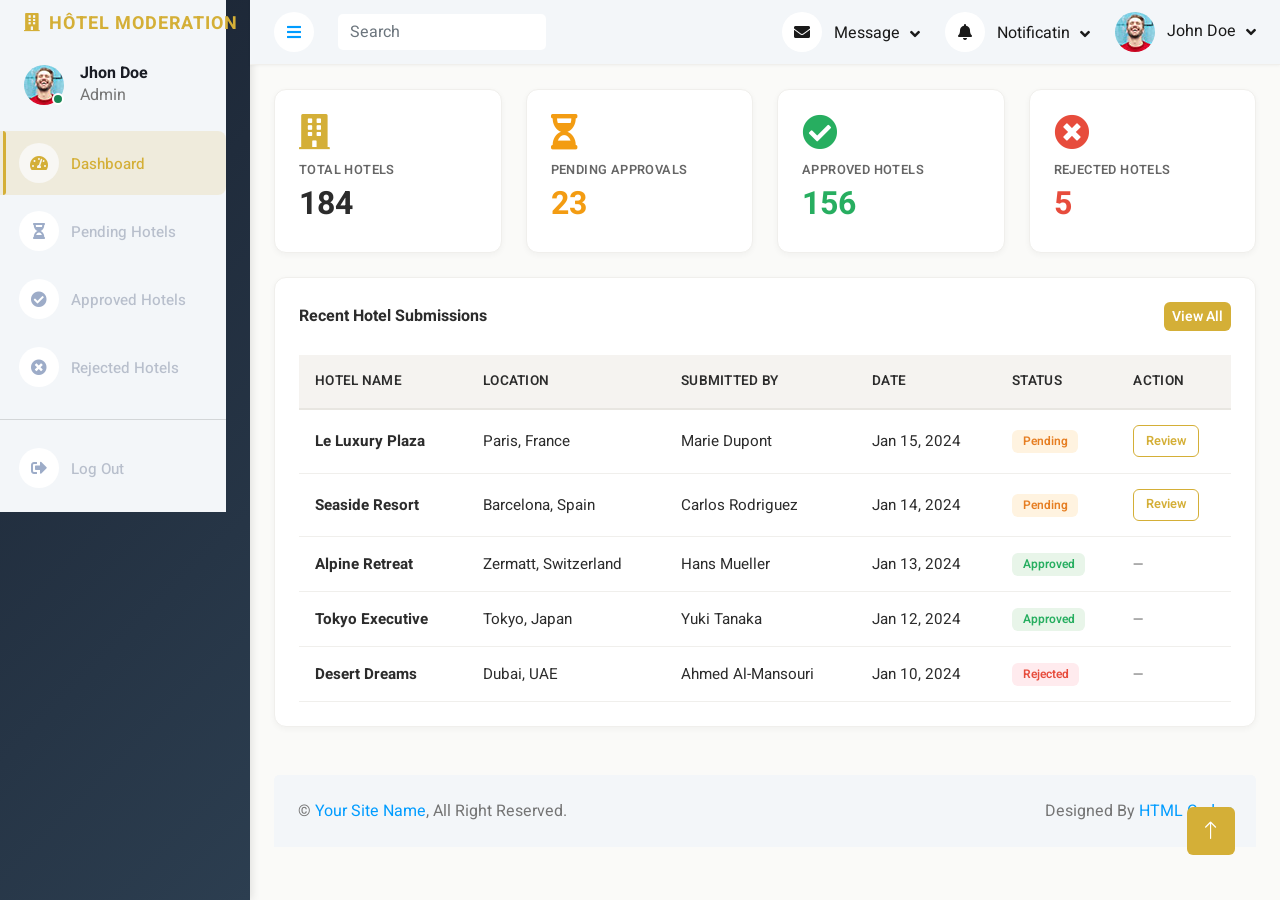
<file: bootstrap-admin-template-free/index.html>
<!DOCTYPE html>
<html lang="en">

<head>
    <meta charset="utf-8">
    <title>Hotel Moderation Panel</title>
    <meta content="width=device-width, initial-scale=1.0" name="viewport">
    <meta content="" name="keywords">
    <meta content="" name="description">

    <!-- Favicon -->
    <link href="img/favicon.ico" rel="icon">

    <!-- Google Web Fonts -->
    <link rel="preconnect" href="https://fonts.googleapis.com">
    <link rel="preconnect" href="https://fonts.gstatic.com" crossorigin>
    <link href="https://fonts.googleapis.com/css2?family=Heebo:wght@400;500;600;700&display=swap" rel="stylesheet">
    
    <!-- Icon Font Stylesheet -->
    <link href="https://cdnjs.cloudflare.com/ajax/libs/font-awesome/5.10.0/css/all.min.css" rel="stylesheet">
    <link href="https://cdn.jsdelivr.net/npm/bootstrap-icons@1.4.1/font/bootstrap-icons.css" rel="stylesheet">

    <!-- Libraries Stylesheet -->
    <link href="lib/owlcarousel/assets/owl.carousel.min.css" rel="stylesheet">
    <link href="lib/tempusdominus/css/tempusdominus-bootstrap-4.min.css" rel="stylesheet" />

    <!-- Customized Bootstrap Stylesheet -->
    <link href="css/bootstrap.min.css" rel="stylesheet">

    <!-- Template Stylesheet -->
    <link href="css/style.css" rel="stylesheet">
</head>

<body>
    <div class="container-fluid position-relative bg-white d-flex p-0">
        <!-- Spinner Start -->
        <div id="spinner" class="show bg-white position-fixed translate-middle w-100 vh-100 top-50 start-50 d-flex align-items-center justify-content-center">
            <div class="spinner-border text-primary" style="width: 3rem; height: 3rem;" role="status">
                <span class="sr-only">Loading...</span>
            </div>
        </div>
        <!-- Spinner End -->


        <!-- Sidebar Start -->
        <div class="sidebar pe-4 pb-3">
            <nav class="navbar bg-light navbar-light">
                <a href="index.html" class="navbar-brand mx-4 mb-3">
                    <h3 class="text-primary"><i class="fa fa-building me-2"></i>HÔTEL MODERATION</h3>
                </a>
                <div class="d-flex align-items-center ms-4 mb-4">
                    <div class="position-relative">
                        <img class="rounded-circle" src="img/user.jpg" alt="" style="width: 40px; height: 40px;">
                        <div class="bg-success rounded-circle border border-2 border-white position-absolute end-0 bottom-0 p-1"></div>
                    </div>
                    <div class="ms-3">
                        <h6 class="mb-0">Jhon Doe</h6>
                        <span>Admin</span>
                    </div>
                </div>
                <div class="navbar-nav w-100">
                    <a href="index.html" class="nav-item nav-link active"><i class="fa fa-tachometer-alt me-2"></i>Dashboard</a>
                    <a href="approvals.html" class="nav-item nav-link"><i class="fa fa-hourglass-half me-2"></i>Pending Hotels</a>
                    <a href="approved.html" class="nav-item nav-link"><i class="fa fa-check-circle me-2"></i>Approved Hotels</a>
                    <a href="rejected.html" class="nav-item nav-link"><i class="fa fa-times-circle me-2"></i>Rejected Hotels</a>
                    <hr class="my-3" style="border-color: rgba(255,255,255,0.1);">
                    <a href="signin.html" class="nav-item nav-link"><i class="fa fa-sign-out-alt me-2"></i>Log Out</a>
                </div>
            </nav>
        </div>
        <!-- Sidebar End -->


        <!-- Content Start -->
        <div class="content">
            <!-- Navbar Start -->
            <nav class="navbar navbar-expand bg-light navbar-light sticky-top px-4 py-0">
                <a href="index.html" class="navbar-brand d-flex d-lg-none me-4">
                    <h2 class="text-primary mb-0"><i class="fa fa-hashtag"></i></h2>
                </a>
                <a href="#" class="sidebar-toggler flex-shrink-0">
                    <i class="fa fa-bars"></i>
                </a>
                <form class="d-none d-md-flex ms-4">
                    <input class="form-control border-0" type="search" placeholder="Search">
                </form>
                <div class="navbar-nav align-items-center ms-auto">
                    <div class="nav-item dropdown">
                        <a href="#" class="nav-link dropdown-toggle" data-bs-toggle="dropdown">
                            <i class="fa fa-envelope me-lg-2"></i>
                            <span class="d-none d-lg-inline-flex">Message</span>
                        </a>
                        <div class="dropdown-menu dropdown-menu-end bg-light border-0 rounded-0 rounded-bottom m-0">
                            <a href="#" class="dropdown-item">
                                <div class="d-flex align-items-center">
                                    <img class="rounded-circle" src="img/user.jpg" alt="" style="width: 40px; height: 40px;">
                                    <div class="ms-2">
                                        <h6 class="fw-normal mb-0">Jhon send you a message</h6>
                                        <small>15 minutes ago</small>
                                    </div>
                                </div>
                            </a>
                            <hr class="dropdown-divider">
                            <a href="#" class="dropdown-item">
                                <div class="d-flex align-items-center">
                                    <img class="rounded-circle" src="img/user.jpg" alt="" style="width: 40px; height: 40px;">
                                    <div class="ms-2">
                                        <h6 class="fw-normal mb-0">Jhon send you a message</h6>
                                        <small>15 minutes ago</small>
                                    </div>
                                </div>
                            </a>
                            <hr class="dropdown-divider">
                            <a href="#" class="dropdown-item">
                                <div class="d-flex align-items-center">
                                    <img class="rounded-circle" src="img/user.jpg" alt="" style="width: 40px; height: 40px;">
                                    <div class="ms-2">
                                        <h6 class="fw-normal mb-0">Jhon send you a message</h6>
                                        <small>15 minutes ago</small>
                                    </div>
                                </div>
                            </a>
                            <hr class="dropdown-divider">
                            <a href="#" class="dropdown-item text-center">See all message</a>
                        </div>
                    </div>
                    <div class="nav-item dropdown">
                        <a href="#" class="nav-link dropdown-toggle" data-bs-toggle="dropdown">
                            <i class="fa fa-bell me-lg-2"></i>
                            <span class="d-none d-lg-inline-flex">Notificatin</span>
                        </a>
                        <div class="dropdown-menu dropdown-menu-end bg-light border-0 rounded-0 rounded-bottom m-0">
                            <a href="#" class="dropdown-item">
                                <h6 class="fw-normal mb-0">Profile updated</h6>
                                <small>15 minutes ago</small>
                            </a>
                            <hr class="dropdown-divider">
                            <a href="#" class="dropdown-item">
                                <h6 class="fw-normal mb-0">New user added</h6>
                                <small>15 minutes ago</small>
                            </a>
                            <hr class="dropdown-divider">
                            <a href="#" class="dropdown-item">
                                <h6 class="fw-normal mb-0">Password changed</h6>
                                <small>15 minutes ago</small>
                            </a>
                            <hr class="dropdown-divider">
                            <a href="#" class="dropdown-item text-center">See all notifications</a>
                        </div>
                    </div>
                    <div class="nav-item dropdown">
                        <a href="#" class="nav-link dropdown-toggle" data-bs-toggle="dropdown">
                            <img class="rounded-circle me-lg-2" src="img/user.jpg" alt="" style="width: 40px; height: 40px;">
                            <span class="d-none d-lg-inline-flex">John Doe</span>
                        </a>
                        <div class="dropdown-menu dropdown-menu-end bg-light border-0 rounded-0 rounded-bottom m-0">
                            <a href="#" class="dropdown-item">My Profile</a>
                            <a href="#" class="dropdown-item">Settings</a>
                            <a href="#" class="dropdown-item">Log Out</a>
                        </div>
                    </div>
                </div>
            </nav>
            <!-- Navbar End -->


            <!-- Hotel Stats Start -->
            <div class="container-fluid pt-4 px-4">
                <div class="row g-4">
                    <div class="col-sm-6 col-xl-3">
                        <div class="kpi-card">
                            <div class="p-4">
                                <i class="fa fa-building fa-3x kpi-icon primary-gold"></i>
                                <p class="kpi-label">Total Hotels</p>
                                <h6 class="kpi-value">184</h6>
                            </div>
                        </div>
                    </div>
                    <div class="col-sm-6 col-xl-3">
                        <div class="kpi-card">
                            <div class="p-4">
                                <i class="fa fa-hourglass-half fa-3x kpi-icon warning-gold"></i>
                                <p class="kpi-label">Pending Approvals</p>
                                <h6 class="kpi-value" style="color: var(--warning);">23</h6>
                            </div>
                        </div>
                    </div>
                    <div class="col-sm-6 col-xl-3">
                        <div class="kpi-card">
                            <div class="p-4">
                                <i class="fa fa-check-circle fa-3x kpi-icon success-green"></i>
                                <p class="kpi-label">Approved Hotels</p>
                                <h6 class="kpi-value" style="color: var(--success);">156</h6>
                            </div>
                        </div>
                    </div>
                    <div class="col-sm-6 col-xl-3">
                        <div class="kpi-card">
                            <div class="p-4">
                                <i class="fa fa-times-circle fa-3x kpi-icon danger-red"></i>
                                <p class="kpi-label">Rejected Hotels</p>
                                <h6 class="kpi-value" style="color: var(--danger);">5</h6>
                            </div>
                        </div>
                    </div>
                </div>
            </div>
            <!-- Hotel Stats End -->


            <!-- Recent Submissions Start -->
            <div class="container-fluid pt-4 px-4 mb-4">
                <div class="row g-4">
                    <div class="col-12">
                        <div class="table-container">
                            <div style="padding: 1.5rem;">
                                <div class="d-flex align-items-center justify-content-between mb-4">
                                    <h6 class="mb-0">Recent Hotel Submissions</h6>
                                    <a href="approvals.html" class="btn btn-primary btn-sm">View All</a>
                                </div>
                                <div class="table-responsive">
                                    <table class="table table-hover mb-0">
                                        <thead>
                                            <tr>
                                                <th scope="col">Hotel Name</th>
                                                <th scope="col">Location</th>
                                                <th scope="col">Submitted By</th>
                                                <th scope="col">Date</th>
                                                <th scope="col">Status</th>
                                                <th scope="col">Action</th>
                                            </tr>
                                        </thead>
                                        <tbody>
                                            <tr>
                                                <td><strong>Le Luxury Plaza</strong></td>
                                                <td>Paris, France</td>
                                                <td>Marie Dupont</td>
                                                <td>Jan 15, 2024</td>
                                                <td><span class="badge badge-pending">Pending</span></td>
                                                <td><a href="hotel-detail.html" class="btn btn-sm btn-review">Review</a></td>
                                            </tr>
                                            <tr>
                                                <td><strong>Seaside Resort</strong></td>
                                                <td>Barcelona, Spain</td>
                                                <td>Carlos Rodriguez</td>
                                                <td>Jan 14, 2024</td>
                                                <td><span class="badge badge-pending">Pending</span></td>
                                                <td><a href="hotel-detail.html" class="btn btn-sm btn-review">Review</a></td>
                                            </tr>
                                            <tr>
                                                <td><strong>Alpine Retreat</strong></td>
                                                <td>Zermatt, Switzerland</td>
                                                <td>Hans Mueller</td>
                                                <td>Jan 13, 2024</td>
                                                <td><span class="badge badge-approved">Approved</span></td>
                                                <td><span style="color: var(--text-secondary); font-size: 0.875rem;">—</span></td>
                                            </tr>
                                            <tr>
                                                <td><strong>Tokyo Executive</strong></td>
                                                <td>Tokyo, Japan</td>
                                                <td>Yuki Tanaka</td>
                                                <td>Jan 12, 2024</td>
                                                <td><span class="badge badge-approved">Approved</span></td>
                                                <td><span style="color: var(--text-secondary); font-size: 0.875rem;">—</span></td>
                                            </tr>
                                            <tr>
                                                <td><strong>Desert Dreams</strong></td>
                                                <td>Dubai, UAE</td>
                                                <td>Ahmed Al-Mansouri</td>
                                                <td>Jan 10, 2024</td>
                                                <td><span class="badge badge-rejected">Rejected</span></td>
                                                <td><span style="color: var(--text-secondary); font-size: 0.875rem;">—</span></td>
                                            </tr>
                                        </tbody>
                                    </table>
                                </div>
                            </div>
                        </div>
                    </div>
                </div>
            </div>
            <!-- Recent Submissions End -->



            <!-- Footer Start -->
            <div class="container-fluid pt-4 px-4">
                <div class="bg-light rounded-top p-4">
                    <div class="row">
                        <div class="col-12 col-sm-6 text-center text-sm-start">
                            &copy; <a href="#">Your Site Name</a>, All Right Reserved. 
                        </div>
                        <div class="col-12 col-sm-6 text-center text-sm-end">
                            <!--/*** This template is free as long as you keep the footer author’s credit link/attribution link/backlink. If you'd like to use the template without the footer author’s credit link/attribution link/backlink, you can purchase the Credit Removal License from "https://htmlcodex.com/credit-removal". Thank you for your support. ***/-->
                            Designed By <a href="https://htmlcodex.com">HTML Codex</a>
                        </div>
                    </div>
                </div>
            </div>
            <!-- Footer End -->
        </div>
        <!-- Content End -->


        <!-- Back to Top -->
        <a href="#" class="btn btn-lg btn-primary btn-lg-square back-to-top"><i class="bi bi-arrow-up"></i></a>
    </div>

    <!-- JavaScript Libraries -->
    <script src="https://code.jquery.com/jquery-3.4.1.min.js"></script>
    <script src="https://cdn.jsdelivr.net/npm/bootstrap@5.0.0/dist/js/bootstrap.bundle.min.js"></script>
    <script src="lib/chart/chart.min.js"></script>
    <script src="lib/easing/easing.min.js"></script>
    <script src="lib/waypoints/waypoints.min.js"></script>
    <script src="lib/owlcarousel/owl.carousel.min.js"></script>
    <script src="lib/tempusdominus/js/moment.min.js"></script>
    <script src="lib/tempusdominus/js/moment-timezone.min.js"></script>
    <script src="lib/tempusdominus/js/tempusdominus-bootstrap-4.min.js"></script>

    <!-- Template Javascript -->
    <script src="js/main.js"></script>
</body>

</html>
</file>
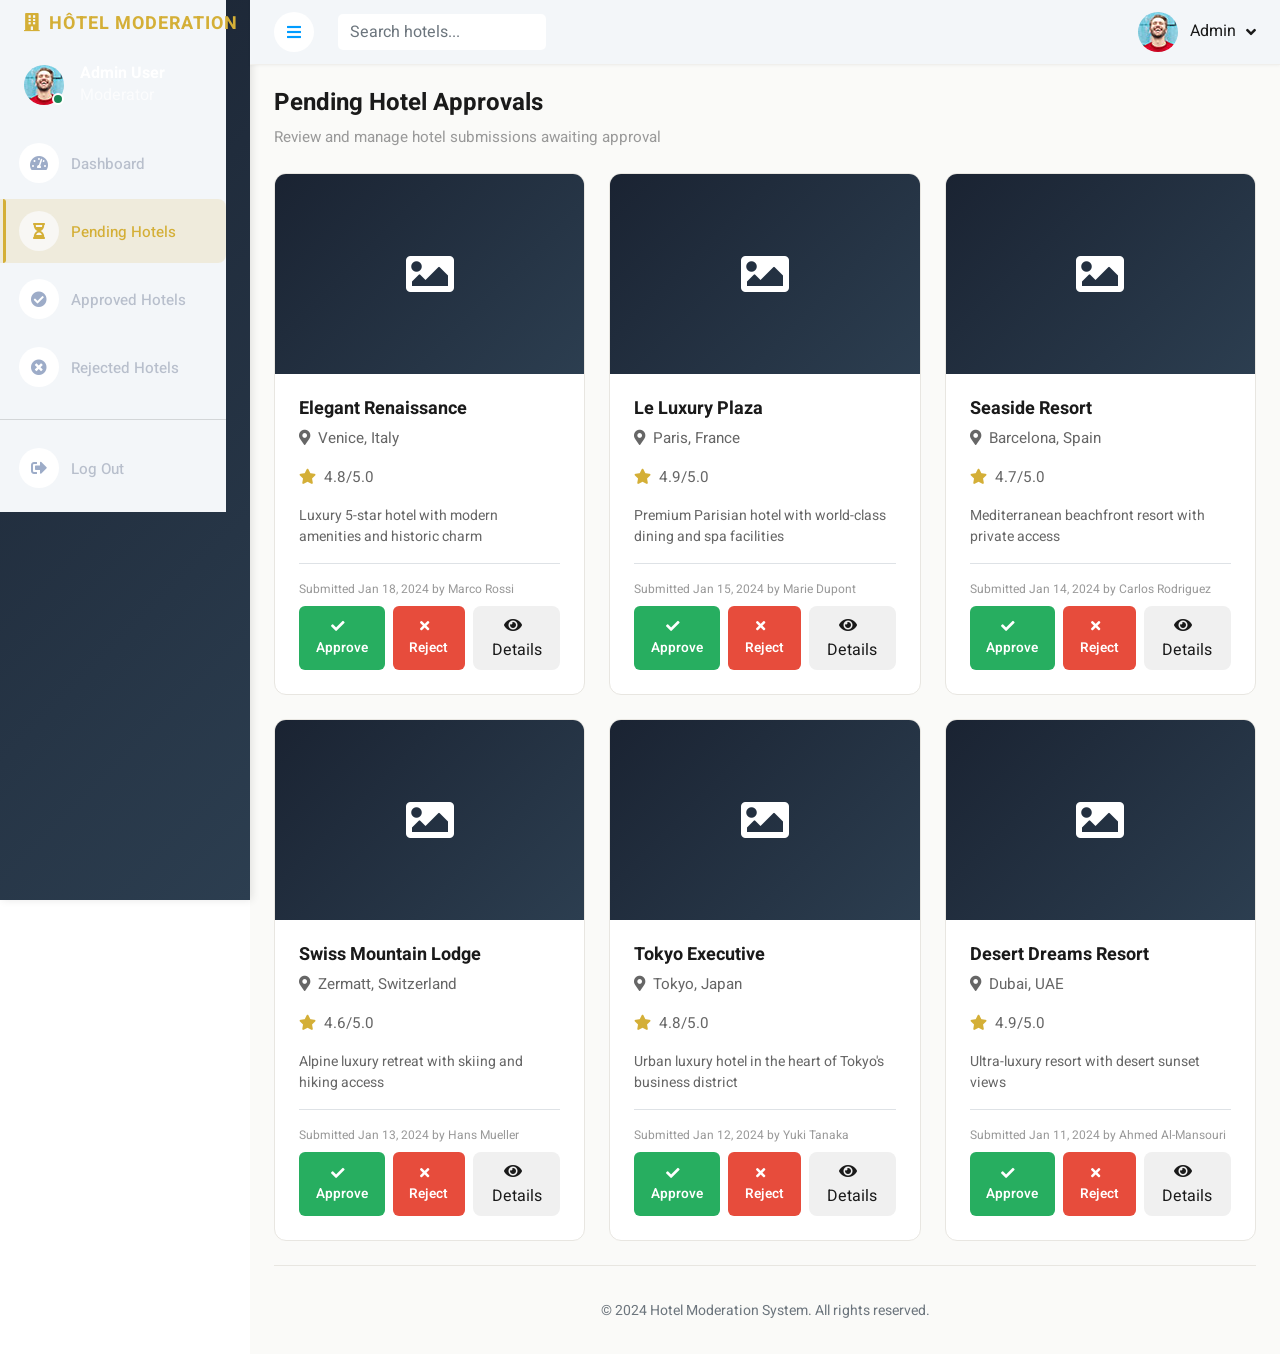
<file: bootstrap-admin-template-free/approvals.html>
<!DOCTYPE html>
<html lang="en">

<head>
    <meta charset="utf-8">
    <title>Pending Hotels - Hotel Moderation</title>
    <meta content="width=device-width, initial-scale=1.0" name="viewport">
    <meta content="" name="keywords">
    <meta content="" name="description">

    <!-- Favicon -->
    <link href="img/favicon.ico" rel="icon">

    <!-- Google Web Fonts -->
    <link rel="preconnect" href="https://fonts.googleapis.com">
    <link rel="preconnect" href="https://fonts.gstatic.com" crossorigin>
    <link href="https://fonts.googleapis.com/css2?family=Heebo:wght@400;500;600;700&display=swap" rel="stylesheet">
    
    <!-- Icon Font Stylesheet -->
    <link href="https://cdnjs.cloudflare.com/ajax/libs/font-awesome/5.10.0/css/all.min.css" rel="stylesheet">
    <link href="https://cdn.jsdelivr.net/npm/bootstrap-icons@1.4.1/font/bootstrap-icons.css" rel="stylesheet">

    <!-- Libraries Stylesheet -->
    <link href="lib/owlcarousel/assets/owl.carousel.min.css" rel="stylesheet">
    <link href="lib/tempusdominus/css/tempusdominus-bootstrap-4.min.css" rel="stylesheet" />

    <!-- Customized Bootstrap Stylesheet -->
    <link href="css/bootstrap.min.css" rel="stylesheet">

    <!-- Template Stylesheet -->
    <link href="css/style.css" rel="stylesheet">
</head>

<body>
    <div class="container-fluid position-relative bg-white d-flex p-0">
        <!-- Spinner Start -->
        <div id="spinner" class="show bg-white position-fixed translate-middle w-100 vh-100 top-50 start-50 d-flex align-items-center justify-content-center">
            <div class="spinner-border text-primary" style="width: 3rem; height: 3rem;" role="status">
                <span class="sr-only">Loading...</span>
            </div>
        </div>
        <!-- Spinner End -->


        <!-- Sidebar Start -->
        <div class="sidebar pe-4 pb-3">
            <nav class="navbar bg-light navbar-light">
                <a href="index.html" class="navbar-brand mx-4 mb-3">
                    <h3 class="text-primary"><i class="fa fa-building me-2"></i>HÔTEL MODERATION</h3>
                </a>
                <div class="d-flex align-items-center ms-4 mb-4">
                    <div class="position-relative">
                        <img class="rounded-circle" src="img/user.jpg" alt="" style="width: 40px; height: 40px;">
                        <div class="bg-success rounded-circle border border-2 border-white position-absolute end-0 bottom-0 p-1"></div>
                    </div>
                    <div class="ms-3">
                        <h6 class="mb-0" style="color: white;">Admin User</h6>
                        <span style="color: rgba(255,255,255,0.7);">Moderator</span>
                    </div>
                </div>
                <div class="navbar-nav w-100">
                    <a href="index.html" class="nav-item nav-link"><i class="fa fa-tachometer-alt me-2"></i>Dashboard</a>
                    <a href="approvals.html" class="nav-item nav-link active"><i class="fa fa-hourglass-half me-2"></i>Pending Hotels</a>
                    <a href="approved.html" class="nav-item nav-link"><i class="fa fa-check-circle me-2"></i>Approved Hotels</a>
                    <a href="rejected.html" class="nav-item nav-link"><i class="fa fa-times-circle me-2"></i>Rejected Hotels</a>
                    <hr class="my-3" style="border-color: rgba(255,255,255,0.1);">
                    <a href="signin.html" class="nav-item nav-link"><i class="fa fa-sign-out-alt me-2"></i>Log Out</a>
                </div>
            </nav>
        </div>
        <!-- Sidebar End -->


        <!-- Content Start -->
        <div class="content">
            <!-- Navbar Start -->
            <nav class="navbar navbar-expand bg-light navbar-light sticky-top px-4 py-0">
                <a href="index.html" class="navbar-brand d-flex d-lg-none me-4">
                    <h2 class="text-primary mb-0"><i class="fa fa-building"></i></h2>
                </a>
                <a href="#" class="sidebar-toggler flex-shrink-0">
                    <i class="fa fa-bars"></i>
                </a>
                <form class="d-none d-md-flex ms-4">
                    <input class="form-control border-0" type="search" placeholder="Search hotels...">
                </form>
                <div class="navbar-nav align-items-center ms-auto">
                    <div class="nav-item dropdown">
                        <a href="#" class="nav-link dropdown-toggle" data-bs-toggle="dropdown">
                            <img class="rounded-circle me-lg-2" src="img/user.jpg" alt="" style="width: 40px; height: 40px;">
                            <span class="d-none d-lg-inline-flex">Admin</span>
                        </a>
                        <div class="dropdown-menu dropdown-menu-end bg-light border-0 rounded-0 rounded-bottom m-0">
                            <a href="#" class="dropdown-item">My Profile</a>
                            <a href="#" class="dropdown-item">Settings</a>
                            <a href="signin.html" class="dropdown-item">Log Out</a>
                        </div>
                    </div>
                </div>
            </nav>
            <!-- Navbar End -->

            <!-- Pending Hotels Section -->
            <div class="container-fluid pt-4 px-4">
                <div class="row mb-4">
                    <div class="col-12">
                        <h4 style="color: var(--dark); font-weight: 700;">Pending Hotel Approvals</h4>
                        <p style="color: #999; margin-bottom: 0;">Review and manage hotel submissions awaiting approval</p>
                    </div>
                </div>

                <div class="row g-4">
                    <!-- Hotel Card 1 -->
                    <div class="col-sm-12 col-lg-6 col-xl-4">
                        <div class="hotel-card">
                            <div class="hotel-card-image">
                                <div style="width: 100%; height: 100%; display: flex; align-items: center; justify-content: center; background: linear-gradient(135deg, #1a2332, #2c3e50); color: white; font-size: 3rem;">
                                    <i class="fa fa-image"></i>
                                </div>
                            </div>
                            <div class="hotel-card-body">
                                <h5 class="hotel-name">Elegant Renaissance</h5>
                                <p class="hotel-location"><i class="fa fa-map-marker-alt me-2"></i>Venice, Italy</p>
                                <p class="hotel-rating"><i class="fa fa-star me-2" style="color: var(--primary);"></i>4.8/5.0</p>
                                <p style="color: #666; font-size: 0.875rem;">Luxury 5-star hotel with modern amenities and historic charm</p>
                                <div class="mt-3 pt-3 border-top" style="border-color: var(--border);">
                                    <p style="font-size: 0.75rem; color: #999; margin-bottom: 0.5rem;">Submitted Jan 18, 2024 by Marco Rossi</p>
                                    <div class="d-flex gap-2">
                                        <button class="btn btn-approve flex-grow-1"><i class="fa fa-check me-2"></i>Approve</button>
                                        <button class="btn btn-reject flex-grow-1"><i class="fa fa-times me-2"></i>Reject</button>
                                        <a href="hotel-detail.html" class="btn" style="background: #f0f0f0; color: var(--dark); border: none; border-radius: 8px; padding: 0.5rem 1rem; flex-grow: 1;"><i class="fa fa-eye me-2"></i>Details</a>
                                    </div>
                                </div>
                            </div>
                        </div>
                    </div>

                    <!-- Hotel Card 2 -->
                    <div class="col-sm-12 col-lg-6 col-xl-4">
                        <div class="hotel-card">
                            <div class="hotel-card-image">
                                <div style="width: 100%; height: 100%; display: flex; align-items: center; justify-content: center; background: linear-gradient(135deg, #1a2332, #2c3e50); color: white; font-size: 3rem;">
                                    <i class="fa fa-image"></i>
                                </div>
                            </div>
                            <div class="hotel-card-body">
                                <h5 class="hotel-name">Le Luxury Plaza</h5>
                                <p class="hotel-location"><i class="fa fa-map-marker-alt me-2"></i>Paris, France</p>
                                <p class="hotel-rating"><i class="fa fa-star me-2" style="color: var(--primary);"></i>4.9/5.0</p>
                                <p style="color: #666; font-size: 0.875rem;">Premium Parisian hotel with world-class dining and spa facilities</p>
                                <div class="mt-3 pt-3 border-top" style="border-color: var(--border);">
                                    <p style="font-size: 0.75rem; color: #999; margin-bottom: 0.5rem;">Submitted Jan 15, 2024 by Marie Dupont</p>
                                    <div class="d-flex gap-2">
                                        <button class="btn btn-approve flex-grow-1"><i class="fa fa-check me-2"></i>Approve</button>
                                        <button class="btn btn-reject flex-grow-1"><i class="fa fa-times me-2"></i>Reject</button>
                                        <a href="hotel-detail.html" class="btn" style="background: #f0f0f0; color: var(--dark); border: none; border-radius: 8px; padding: 0.5rem 1rem; flex-grow: 1;"><i class="fa fa-eye me-2"></i>Details</a>
                                    </div>
                                </div>
                            </div>
                        </div>
                    </div>

                    <!-- Hotel Card 3 -->
                    <div class="col-sm-12 col-lg-6 col-xl-4">
                        <div class="hotel-card">
                            <div class="hotel-card-image">
                                <div style="width: 100%; height: 100%; display: flex; align-items: center; justify-content: center; background: linear-gradient(135deg, #1a2332, #2c3e50); color: white; font-size: 3rem;">
                                    <i class="fa fa-image"></i>
                                </div>
                            </div>
                            <div class="hotel-card-body">
                                <h5 class="hotel-name">Seaside Resort</h5>
                                <p class="hotel-location"><i class="fa fa-map-marker-alt me-2"></i>Barcelona, Spain</p>
                                <p class="hotel-rating"><i class="fa fa-star me-2" style="color: var(--primary);"></i>4.7/5.0</p>
                                <p style="color: #666; font-size: 0.875rem;">Mediterranean beachfront resort with private access</p>
                                <div class="mt-3 pt-3 border-top" style="border-color: var(--border);">
                                    <p style="font-size: 0.75rem; color: #999; margin-bottom: 0.5rem;">Submitted Jan 14, 2024 by Carlos Rodriguez</p>
                                    <div class="d-flex gap-2">
                                        <button class="btn btn-approve flex-grow-1"><i class="fa fa-check me-2"></i>Approve</button>
                                        <button class="btn btn-reject flex-grow-1"><i class="fa fa-times me-2"></i>Reject</button>
                                        <a href="hotel-detail.html" class="btn" style="background: #f0f0f0; color: var(--dark); border: none; border-radius: 8px; padding: 0.5rem 1rem; flex-grow: 1;"><i class="fa fa-eye me-2"></i>Details</a>
                                    </div>
                                </div>
                            </div>
                        </div>
                    </div>

                    <!-- Hotel Card 4 -->
                    <div class="col-sm-12 col-lg-6 col-xl-4">
                        <div class="hotel-card">
                            <div class="hotel-card-image">
                                <div style="width: 100%; height: 100%; display: flex; align-items: center; justify-content: center; background: linear-gradient(135deg, #1a2332, #2c3e50); color: white; font-size: 3rem;">
                                    <i class="fa fa-image"></i>
                                </div>
                            </div>
                            <div class="hotel-card-body">
                                <h5 class="hotel-name">Swiss Mountain Lodge</h5>
                                <p class="hotel-location"><i class="fa fa-map-marker-alt me-2"></i>Zermatt, Switzerland</p>
                                <p class="hotel-rating"><i class="fa fa-star me-2" style="color: var(--primary);"></i>4.6/5.0</p>
                                <p style="color: #666; font-size: 0.875rem;">Alpine luxury retreat with skiing and hiking access</p>
                                <div class="mt-3 pt-3 border-top" style="border-color: var(--border);">
                                    <p style="font-size: 0.75rem; color: #999; margin-bottom: 0.5rem;">Submitted Jan 13, 2024 by Hans Mueller</p>
                                    <div class="d-flex gap-2">
                                        <button class="btn btn-approve flex-grow-1"><i class="fa fa-check me-2"></i>Approve</button>
                                        <button class="btn btn-reject flex-grow-1"><i class="fa fa-times me-2"></i>Reject</button>
                                        <a href="hotel-detail.html" class="btn" style="background: #f0f0f0; color: var(--dark); border: none; border-radius: 8px; padding: 0.5rem 1rem; flex-grow: 1;"><i class="fa fa-eye me-2"></i>Details</a>
                                    </div>
                                </div>
                            </div>
                        </div>
                    </div>

                    <!-- Hotel Card 5 -->
                    <div class="col-sm-12 col-lg-6 col-xl-4">
                        <div class="hotel-card">
                            <div class="hotel-card-image">
                                <div style="width: 100%; height: 100%; display: flex; align-items: center; justify-content: center; background: linear-gradient(135deg, #1a2332, #2c3e50); color: white; font-size: 3rem;">
                                    <i class="fa fa-image"></i>
                                </div>
                            </div>
                            <div class="hotel-card-body">
                                <h5 class="hotel-name">Tokyo Executive</h5>
                                <p class="hotel-location"><i class="fa fa-map-marker-alt me-2"></i>Tokyo, Japan</p>
                                <p class="hotel-rating"><i class="fa fa-star me-2" style="color: var(--primary);"></i>4.8/5.0</p>
                                <p style="color: #666; font-size: 0.875rem;">Urban luxury hotel in the heart of Tokyo's business district</p>
                                <div class="mt-3 pt-3 border-top" style="border-color: var(--border);">
                                    <p style="font-size: 0.75rem; color: #999; margin-bottom: 0.5rem;">Submitted Jan 12, 2024 by Yuki Tanaka</p>
                                    <div class="d-flex gap-2">
                                        <button class="btn btn-approve flex-grow-1"><i class="fa fa-check me-2"></i>Approve</button>
                                        <button class="btn btn-reject flex-grow-1"><i class="fa fa-times me-2"></i>Reject</button>
                                        <a href="hotel-detail.html" class="btn" style="background: #f0f0f0; color: var(--dark); border: none; border-radius: 8px; padding: 0.5rem 1rem; flex-grow: 1;"><i class="fa fa-eye me-2"></i>Details</a>
                                    </div>
                                </div>
                            </div>
                        </div>
                    </div>

                    <!-- Hotel Card 6 -->
                    <div class="col-sm-12 col-lg-6 col-xl-4">
                        <div class="hotel-card">
                            <div class="hotel-card-image">
                                <div style="width: 100%; height: 100%; display: flex; align-items: center; justify-content: center; background: linear-gradient(135deg, #1a2332, #2c3e50); color: white; font-size: 3rem;">
                                    <i class="fa fa-image"></i>
                                </div>
                            </div>
                            <div class="hotel-card-body">
                                <h5 class="hotel-name">Desert Dreams Resort</h5>
                                <p class="hotel-location"><i class="fa fa-map-marker-alt me-2"></i>Dubai, UAE</p>
                                <p class="hotel-rating"><i class="fa fa-star me-2" style="color: var(--primary);"></i>4.9/5.0</p>
                                <p style="color: #666; font-size: 0.875rem;">Ultra-luxury resort with desert sunset views</p>
                                <div class="mt-3 pt-3 border-top" style="border-color: var(--border);">
                                    <p style="font-size: 0.75rem; color: #999; margin-bottom: 0.5rem;">Submitted Jan 11, 2024 by Ahmed Al-Mansouri</p>
                                    <div class="d-flex gap-2">
                                        <button class="btn btn-approve flex-grow-1"><i class="fa fa-check me-2"></i>Approve</button>
                                        <button class="btn btn-reject flex-grow-1"><i class="fa fa-times me-2"></i>Reject</button>
                                        <a href="hotel-detail.html" class="btn" style="background: #f0f0f0; color: var(--dark); border: none; border-radius: 8px; padding: 0.5rem 1rem; flex-grow: 1;"><i class="fa fa-eye me-2"></i>Details</a>
                                    </div>
                                </div>
                            </div>
                        </div>
                    </div>
                </div>
            </div>

            <!-- Footer -->
            <div class="container-fluid pt-4 px-4">
                <div class="text-center text-muted" style="padding: 2rem 0; border-top: 1px solid #E8E6E1;">
                    <small>&copy; 2024 Hotel Moderation System. All rights reserved.</small>
                </div>
            </div>
        </div>
        <!-- Content End -->
    </div>

    <!-- JavaScript Libraries -->
    <script src="https://code.jquery.com/jquery-3.4.1.min.js"></script>
    <script src="https://cdn.jsdelivr.net/npm/bootstrap@5.0.0/dist/js/bootstrap.bundle.min.js"></script>
    <script src="lib/chart/chart.min.js"></script>
    <script src="lib/easing/easing.min.js"></script>
    <script src="lib/waypoints/waypoints.min.js"></script>
    <script src="lib/owlcarousel/owl.carousel.min.js"></script>
    <script src="lib/tempusdominus/js/moment.min.js"></script>
    <script src="lib/tempusdominus/js/moment-timezone.min.js"></script>
    <script src="lib/tempusdominus/js/tempusdominus-bootstrap-4.min.js"></script>

    <!-- Template Javascript -->
    <script src="js/main.js"></script>
</body>

</html>
</file>
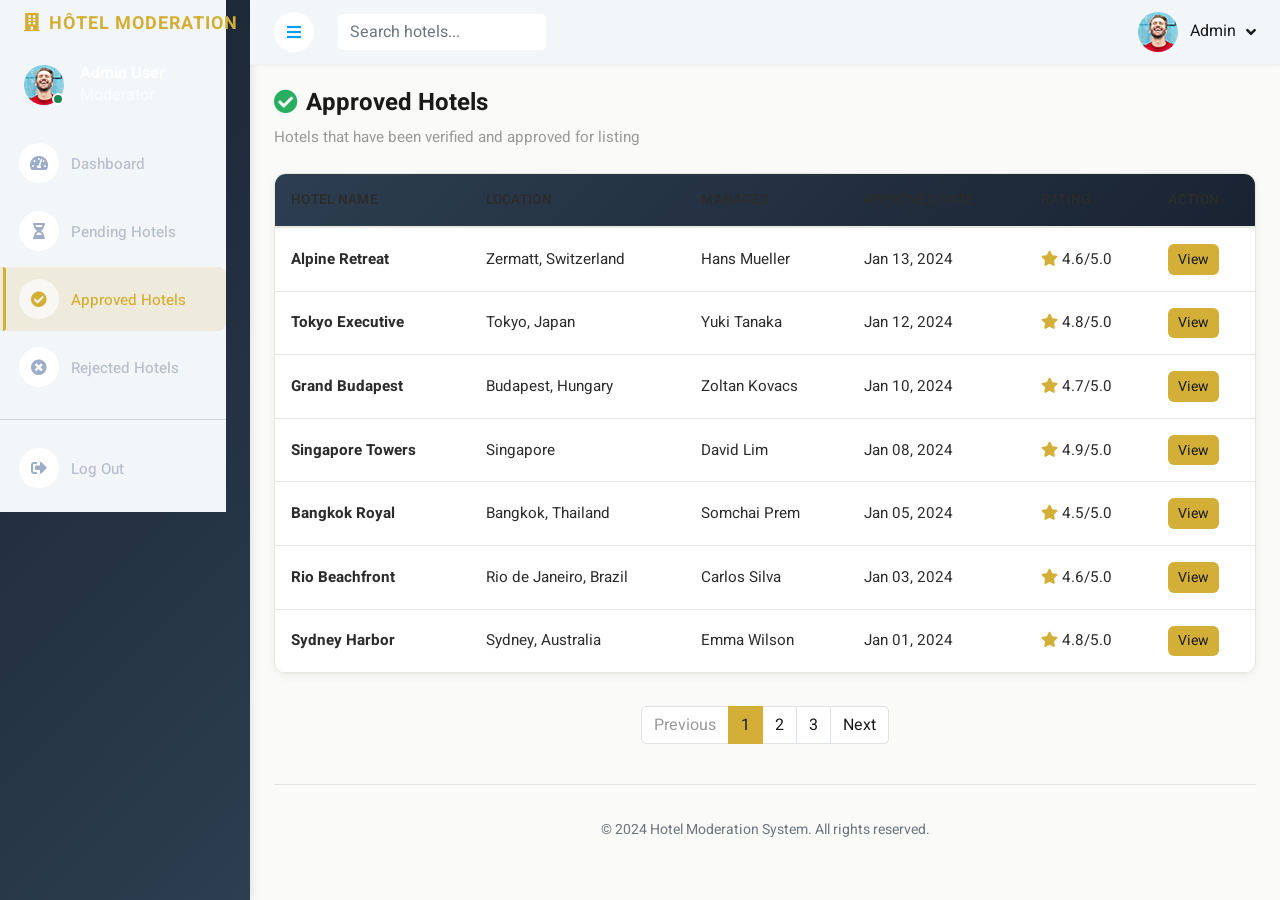
<file: bootstrap-admin-template-free/approved.html>
<!DOCTYPE html>
<html lang="en">

<head>
    <meta charset="utf-8">
    <title>Approved Hotels - Hotel Moderation</title>
    <meta content="width=device-width, initial-scale=1.0" name="viewport">
    <meta content="" name="keywords">
    <meta content="" name="description">

    <!-- Favicon -->
    <link href="img/favicon.ico" rel="icon">

    <!-- Google Web Fonts -->
    <link rel="preconnect" href="https://fonts.googleapis.com">
    <link rel="preconnect" href="https://fonts.gstatic.com" crossorigin>
    <link href="https://fonts.googleapis.com/css2?family=Heebo:wght@400;500;600;700&display=swap" rel="stylesheet">
    
    <!-- Icon Font Stylesheet -->
    <link href="https://cdnjs.cloudflare.com/ajax/libs/font-awesome/5.10.0/css/all.min.css" rel="stylesheet">
    <link href="https://cdn.jsdelivr.net/npm/bootstrap-icons@1.4.1/font/bootstrap-icons.css" rel="stylesheet">

    <!-- Libraries Stylesheet -->
    <link href="lib/owlcarousel/assets/owl.carousel.min.css" rel="stylesheet">
    <link href="lib/tempusdominus/css/tempusdominus-bootstrap-4.min.css" rel="stylesheet" />

    <!-- Customized Bootstrap Stylesheet -->
    <link href="css/bootstrap.min.css" rel="stylesheet">

    <!-- Template Stylesheet -->
    <link href="css/style.css" rel="stylesheet">
</head>

<body>
    <div class="container-fluid position-relative bg-white d-flex p-0">
        <!-- Spinner Start -->
        <div id="spinner" class="show bg-white position-fixed translate-middle w-100 vh-100 top-50 start-50 d-flex align-items-center justify-content-center">
            <div class="spinner-border text-primary" style="width: 3rem; height: 3rem;" role="status">
                <span class="sr-only">Loading...</span>
            </div>
        </div>
        <!-- Spinner End -->


        <!-- Sidebar Start -->
        <div class="sidebar pe-4 pb-3">
            <nav class="navbar bg-light navbar-light">
                <a href="index.html" class="navbar-brand mx-4 mb-3">
                    <h3 class="text-primary"><i class="fa fa-building me-2"></i>HÔTEL MODERATION</h3>
                </a>
                <div class="d-flex align-items-center ms-4 mb-4">
                    <div class="position-relative">
                        <img class="rounded-circle" src="img/user.jpg" alt="" style="width: 40px; height: 40px;">
                        <div class="bg-success rounded-circle border border-2 border-white position-absolute end-0 bottom-0 p-1"></div>
                    </div>
                    <div class="ms-3">
                        <h6 class="mb-0" style="color: white;">Admin User</h6>
                        <span style="color: rgba(255,255,255,0.7);">Moderator</span>
                    </div>
                </div>
                <div class="navbar-nav w-100">
                    <a href="index.html" class="nav-item nav-link"><i class="fa fa-tachometer-alt me-2"></i>Dashboard</a>
                    <a href="approvals.html" class="nav-item nav-link"><i class="fa fa-hourglass-half me-2"></i>Pending Hotels</a>
                    <a href="approved.html" class="nav-item nav-link active"><i class="fa fa-check-circle me-2"></i>Approved Hotels</a>
                    <a href="rejected.html" class="nav-item nav-link"><i class="fa fa-times-circle me-2"></i>Rejected Hotels</a>
                    <hr class="my-3" style="border-color: rgba(255,255,255,0.1);">
                    <a href="signin.html" class="nav-item nav-link"><i class="fa fa-sign-out-alt me-2"></i>Log Out</a>
                </div>
            </nav>
        </div>
        <!-- Sidebar End -->


        <!-- Content Start -->
        <div class="content">
            <!-- Navbar Start -->
            <nav class="navbar navbar-expand bg-light navbar-light sticky-top px-4 py-0">
                <a href="index.html" class="navbar-brand d-flex d-lg-none me-4">
                    <h2 class="text-primary mb-0"><i class="fa fa-building"></i></h2>
                </a>
                <a href="#" class="sidebar-toggler flex-shrink-0">
                    <i class="fa fa-bars"></i>
                </a>
                <form class="d-none d-md-flex ms-4">
                    <input class="form-control border-0" type="search" placeholder="Search hotels...">
                </form>
                <div class="navbar-nav align-items-center ms-auto">
                    <div class="nav-item dropdown">
                        <a href="#" class="nav-link dropdown-toggle" data-bs-toggle="dropdown">
                            <img class="rounded-circle me-lg-2" src="img/user.jpg" alt="" style="width: 40px; height: 40px;">
                            <span class="d-none d-lg-inline-flex">Admin</span>
                        </a>
                        <div class="dropdown-menu dropdown-menu-end bg-light border-0 rounded-0 rounded-bottom m-0">
                            <a href="#" class="dropdown-item">My Profile</a>
                            <a href="#" class="dropdown-item">Settings</a>
                            <a href="signin.html" class="dropdown-item">Log Out</a>
                        </div>
                    </div>
                </div>
            </nav>
            <!-- Navbar End -->

            <!-- Approved Hotels Section -->
            <div class="container-fluid pt-4 px-4">
                <div class="row mb-4">
                    <div class="col-12">
                        <h4 style="color: var(--dark); font-weight: 700;"><i class="fa fa-check-circle me-2" style="color: var(--success);"></i>Approved Hotels</h4>
                        <p style="color: #999; margin-bottom: 0;">Hotels that have been verified and approved for listing</p>
                    </div>
                </div>

                <div style="background: #FFFFFF; border: 1px solid #E8E6E1; border-radius: 12px; overflow: hidden; box-shadow: 0 2px 8px rgba(0,0,0,0.06);">
                    <div class="table-responsive">
                        <table class="table table-hover mb-0" style="border: none;">
                            <thead style="background: linear-gradient(135deg, var(--secondary) 0%, var(--primary-dark) 100%); color: white;">
                                <tr>
                                    <th scope="col" style="padding: 1rem; border: none;">Hotel Name</th>
                                    <th scope="col" style="padding: 1rem; border: none;">Location</th>
                                    <th scope="col" style="padding: 1rem; border: none;">Manager</th>
                                    <th scope="col" style="padding: 1rem; border: none;">Approved Date</th>
                                    <th scope="col" style="padding: 1rem; border: none;">Rating</th>
                                    <th scope="col" style="padding: 1rem; border: none;">Action</th>
                                </tr>
                            </thead>
                            <tbody>
                                <tr style="border-color: #E8E6E1;">
                                    <td style="padding: 1rem;"><strong>Alpine Retreat</strong></td>
                                    <td style="padding: 1rem;">Zermatt, Switzerland</td>
                                    <td style="padding: 1rem;">Hans Mueller</td>
                                    <td style="padding: 1rem;">Jan 13, 2024</td>
                                    <td style="padding: 1rem;"><i class="fa fa-star" style="color: var(--primary);"></i> 4.6/5.0</td>
                                    <td style="padding: 1rem;">
                                        <a href="hotel-detail.html" class="btn btn-sm" style="background: var(--primary); color: var(--dark); border: none; border-radius: 6px; padding: 0.3rem 0.6rem;">View</a>
                                    </td>
                                </tr>
                                <tr style="border-color: #E8E6E1;">
                                    <td style="padding: 1rem;"><strong>Tokyo Executive</strong></td>
                                    <td style="padding: 1rem;">Tokyo, Japan</td>
                                    <td style="padding: 1rem;">Yuki Tanaka</td>
                                    <td style="padding: 1rem;">Jan 12, 2024</td>
                                    <td style="padding: 1rem;"><i class="fa fa-star" style="color: var(--primary);"></i> 4.8/5.0</td>
                                    <td style="padding: 1rem;">
                                        <a href="hotel-detail.html" class="btn btn-sm" style="background: var(--primary); color: var(--dark); border: none; border-radius: 6px; padding: 0.3rem 0.6rem;">View</a>
                                    </td>
                                </tr>
                                <tr style="border-color: #E8E6E1;">
                                    <td style="padding: 1rem;"><strong>Grand Budapest</strong></td>
                                    <td style="padding: 1rem;">Budapest, Hungary</td>
                                    <td style="padding: 1rem;">Zoltan Kovacs</td>
                                    <td style="padding: 1rem;">Jan 10, 2024</td>
                                    <td style="padding: 1rem;"><i class="fa fa-star" style="color: var(--primary);"></i> 4.7/5.0</td>
                                    <td style="padding: 1rem;">
                                        <a href="hotel-detail.html" class="btn btn-sm" style="background: var(--primary); color: var(--dark); border: none; border-radius: 6px; padding: 0.3rem 0.6rem;">View</a>
                                    </td>
                                </tr>
                                <tr style="border-color: #E8E6E1;">
                                    <td style="padding: 1rem;"><strong>Singapore Towers</strong></td>
                                    <td style="padding: 1rem;">Singapore</td>
                                    <td style="padding: 1rem;">David Lim</td>
                                    <td style="padding: 1rem;">Jan 08, 2024</td>
                                    <td style="padding: 1rem;"><i class="fa fa-star" style="color: var(--primary);"></i> 4.9/5.0</td>
                                    <td style="padding: 1rem;">
                                        <a href="hotel-detail.html" class="btn btn-sm" style="background: var(--primary); color: var(--dark); border: none; border-radius: 6px; padding: 0.3rem 0.6rem;">View</a>
                                    </td>
                                </tr>
                                <tr style="border-color: #E8E6E1;">
                                    <td style="padding: 1rem;"><strong>Bangkok Royal</strong></td>
                                    <td style="padding: 1rem;">Bangkok, Thailand</td>
                                    <td style="padding: 1rem;">Somchai Prem</td>
                                    <td style="padding: 1rem;">Jan 05, 2024</td>
                                    <td style="padding: 1rem;"><i class="fa fa-star" style="color: var(--primary);"></i> 4.5/5.0</td>
                                    <td style="padding: 1rem;">
                                        <a href="hotel-detail.html" class="btn btn-sm" style="background: var(--primary); color: var(--dark); border: none; border-radius: 6px; padding: 0.3rem 0.6rem;">View</a>
                                    </td>
                                </tr>
                                <tr style="border-color: #E8E6E1;">
                                    <td style="padding: 1rem;"><strong>Rio Beachfront</strong></td>
                                    <td style="padding: 1rem;">Rio de Janeiro, Brazil</td>
                                    <td style="padding: 1rem;">Carlos Silva</td>
                                    <td style="padding: 1rem;">Jan 03, 2024</td>
                                    <td style="padding: 1rem;"><i class="fa fa-star" style="color: var(--primary);"></i> 4.6/5.0</td>
                                    <td style="padding: 1rem;">
                                        <a href="hotel-detail.html" class="btn btn-sm" style="background: var(--primary); color: var(--dark); border: none; border-radius: 6px; padding: 0.3rem 0.6rem;">View</a>
                                    </td>
                                </tr>
                                <tr style="border-color: #E8E6E1;">
                                    <td style="padding: 1rem;"><strong>Sydney Harbor</strong></td>
                                    <td style="padding: 1rem;">Sydney, Australia</td>
                                    <td style="padding: 1rem;">Emma Wilson</td>
                                    <td style="padding: 1rem;">Jan 01, 2024</td>
                                    <td style="padding: 1rem;"><i class="fa fa-star" style="color: var(--primary);"></i> 4.8/5.0</td>
                                    <td style="padding: 1rem;">
                                        <a href="hotel-detail.html" class="btn btn-sm" style="background: var(--primary); color: var(--dark); border: none; border-radius: 6px; padding: 0.3rem 0.6rem;">View</a>
                                    </td>
                                </tr>
                            </tbody>
                        </table>
                    </div>
                </div>

                <!-- Pagination -->
                <nav aria-label="Page navigation" style="margin-top: 2rem;">
                    <ul class="pagination justify-content-center">
                        <li class="page-item"><a class="page-link" href="#" style="color: #999;">Previous</a></li>
                        <li class="page-item active"><a class="page-link" href="#" style="background: var(--primary); border-color: var(--primary); color: var(--dark);">1</a></li>
                        <li class="page-item"><a class="page-link" href="#" style="color: var(--dark);">2</a></li>
                        <li class="page-item"><a class="page-link" href="#" style="color: var(--dark);">3</a></li>
                        <li class="page-item"><a class="page-link" href="#" style="color: var(--dark);">Next</a></li>
                    </ul>
                </nav>
            </div>

            <!-- Footer -->
            <div class="container-fluid pt-4 px-4">
                <div class="text-center text-muted" style="padding: 2rem 0; border-top: 1px solid #E8E6E1;">
                    <small>&copy; 2024 Hotel Moderation System. All rights reserved.</small>
                </div>
            </div>
        </div>
        <!-- Content End -->
    </div>

    <!-- JavaScript Libraries -->
    <script src="https://code.jquery.com/jquery-3.4.1.min.js"></script>
    <script src="https://cdn.jsdelivr.net/npm/bootstrap@5.0.0/dist/js/bootstrap.bundle.min.js"></script>
    <script src="lib/chart/chart.min.js"></script>
    <script src="lib/easing/easing.min.js"></script>
    <script src="lib/waypoints/waypoints.min.js"></script>
    <script src="lib/owlcarousel/owl.carousel.min.js"></script>
    <script src="lib/tempusdominus/js/moment.min.js"></script>
    <script src="lib/tempusdominus/js/moment-timezone.min.js"></script>
    <script src="lib/tempusdominus/js/tempusdominus-bootstrap-4.min.js"></script>

    <!-- Template Javascript -->
    <script src="js/main.js"></script>
</body>

</html>
</file>
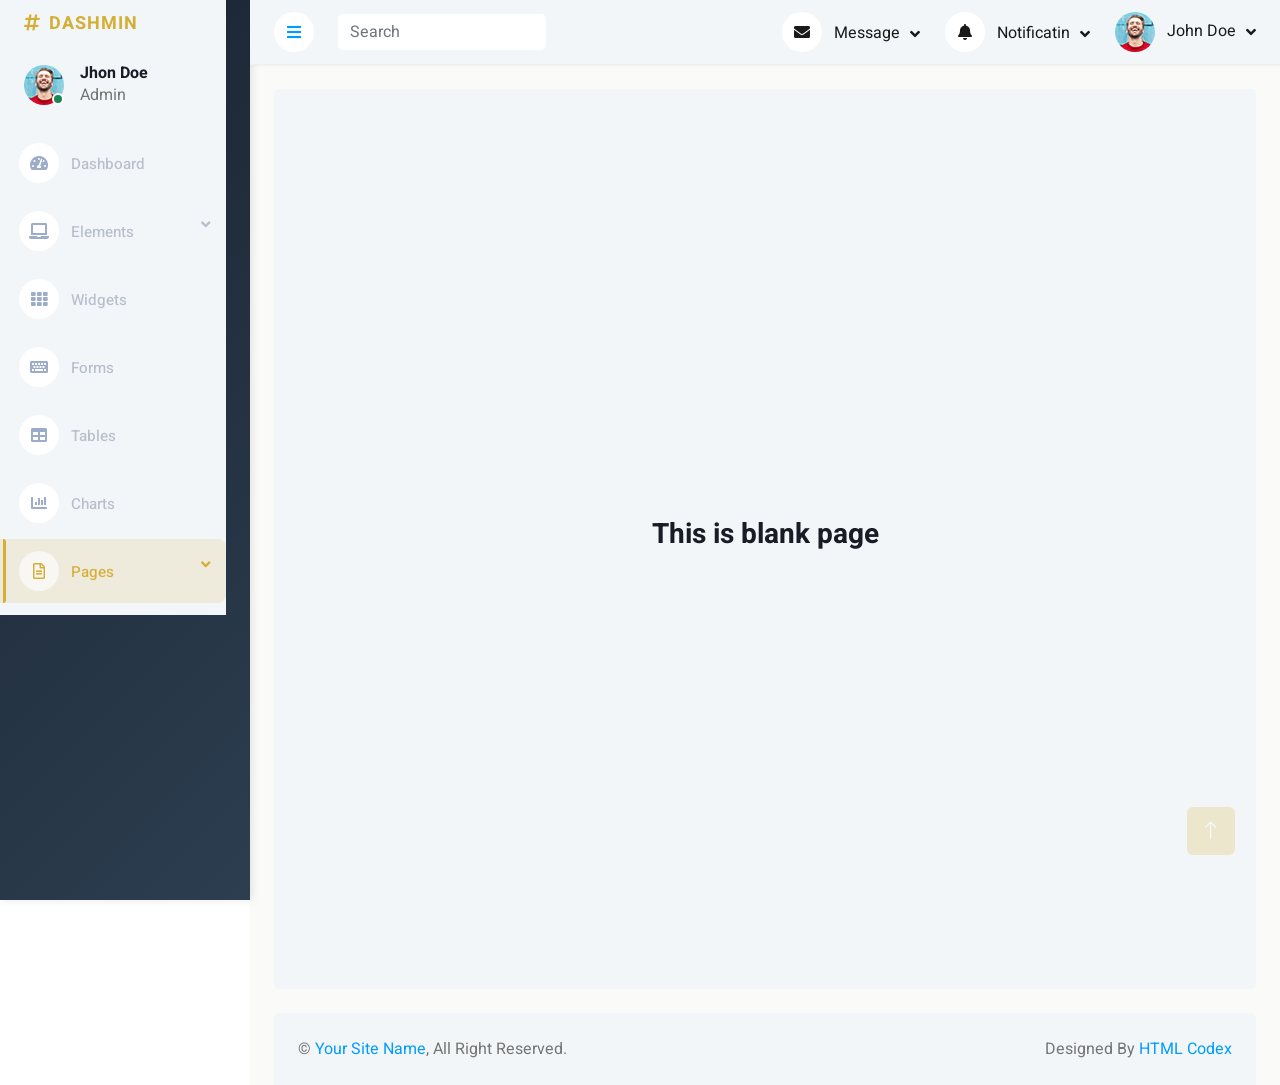
<file: bootstrap-admin-template-free/blank.html>
<!DOCTYPE html>
<html lang="en">

<head>
    <meta charset="utf-8">
    <title>DASHMIN - Bootstrap Admin Template</title>
    <meta content="width=device-width, initial-scale=1.0" name="viewport">
    <meta content="" name="keywords">
    <meta content="" name="description">

    <!-- Favicon -->
    <link href="img/favicon.ico" rel="icon">

    <!-- Google Web Fonts -->
    <link rel="preconnect" href="https://fonts.googleapis.com">
    <link rel="preconnect" href="https://fonts.gstatic.com" crossorigin>
    <link href="https://fonts.googleapis.com/css2?family=Heebo:wght@400;500;600;700&display=swap" rel="stylesheet">
    
    <!-- Icon Font Stylesheet -->
    <link href="https://cdnjs.cloudflare.com/ajax/libs/font-awesome/5.10.0/css/all.min.css" rel="stylesheet">
    <link href="https://cdn.jsdelivr.net/npm/bootstrap-icons@1.4.1/font/bootstrap-icons.css" rel="stylesheet">

    <!-- Libraries Stylesheet -->
    <link href="lib/owlcarousel/assets/owl.carousel.min.css" rel="stylesheet">
    <link href="lib/tempusdominus/css/tempusdominus-bootstrap-4.min.css" rel="stylesheet" />

    <!-- Customized Bootstrap Stylesheet -->
    <link href="css/bootstrap.min.css" rel="stylesheet">

    <!-- Template Stylesheet -->
    <link href="css/style.css" rel="stylesheet">
</head>

<body>
    <div class="container-fluid position-relative bg-white d-flex p-0">
        <!-- Spinner Start -->
        <div id="spinner" class="show bg-white position-fixed translate-middle w-100 vh-100 top-50 start-50 d-flex align-items-center justify-content-center">
            <div class="spinner-border text-primary" style="width: 3rem; height: 3rem;" role="status">
                <span class="sr-only">Loading...</span>
            </div>
        </div>
        <!-- Spinner End -->


        <!-- Sidebar Start -->
        <div class="sidebar pe-4 pb-3">
            <nav class="navbar bg-light navbar-light">
                <a href="index.html" class="navbar-brand mx-4 mb-3">
                    <h3 class="text-primary"><i class="fa fa-hashtag me-2"></i>DASHMIN</h3>
                </a>
                <div class="d-flex align-items-center ms-4 mb-4">
                    <div class="position-relative">
                        <img class="rounded-circle" src="img/user.jpg" alt="" style="width: 40px; height: 40px;">
                        <div class="bg-success rounded-circle border border-2 border-white position-absolute end-0 bottom-0 p-1"></div>
                    </div>
                    <div class="ms-3">
                        <h6 class="mb-0">Jhon Doe</h6>
                        <span>Admin</span>
                    </div>
                </div>
                <div class="navbar-nav w-100">
                    <a href="index.html" class="nav-item nav-link"><i class="fa fa-tachometer-alt me-2"></i>Dashboard</a>
                    <div class="nav-item dropdown">
                        <a href="#" class="nav-link dropdown-toggle" data-bs-toggle="dropdown"><i class="fa fa-laptop me-2"></i>Elements</a>
                        <div class="dropdown-menu bg-transparent border-0">
                            <a href="button.html" class="dropdown-item">Buttons</a>
                            <a href="typography.html" class="dropdown-item">Typography</a>
                            <a href="element.html" class="dropdown-item">Other Elements</a>
                        </div>
                    </div>
                    <a href="widget.html" class="nav-item nav-link"><i class="fa fa-th me-2"></i>Widgets</a>
                    <a href="form.html" class="nav-item nav-link"><i class="fa fa-keyboard me-2"></i>Forms</a>
                    <a href="table.html" class="nav-item nav-link"><i class="fa fa-table me-2"></i>Tables</a>
                    <a href="chart.html" class="nav-item nav-link"><i class="fa fa-chart-bar me-2"></i>Charts</a>
                    <div class="nav-item dropdown">
                        <a href="#" class="nav-link dropdown-toggle active" data-bs-toggle="dropdown"><i class="far fa-file-alt me-2"></i>Pages</a>
                        <div class="dropdown-menu bg-transparent border-0">
                            <a href="signin.html" class="dropdown-item">Sign In</a>
                            <a href="signup.html" class="dropdown-item">Sign Up</a>
                            <a href="404.html" class="dropdown-item">404 Error</a>
                            <a href="blank.html" class="dropdown-item active">Blank Page</a>
                        </div>
                    </div>
                </div>
            </nav>
        </div>
        <!-- Sidebar End -->


        <!-- Content Start -->
        <div class="content">
            <!-- Navbar Start -->
            <nav class="navbar navbar-expand bg-light navbar-light sticky-top px-4 py-0">
                <a href="index.html" class="navbar-brand d-flex d-lg-none me-4">
                    <h2 class="text-primary mb-0"><i class="fa fa-hashtag"></i></h2>
                </a>
                <a href="#" class="sidebar-toggler flex-shrink-0">
                    <i class="fa fa-bars"></i>
                </a>
                <form class="d-none d-md-flex ms-4">
                    <input class="form-control border-0" type="search" placeholder="Search">
                </form>
                <div class="navbar-nav align-items-center ms-auto">
                    <div class="nav-item dropdown">
                        <a href="#" class="nav-link dropdown-toggle" data-bs-toggle="dropdown">
                            <i class="fa fa-envelope me-lg-2"></i>
                            <span class="d-none d-lg-inline-flex">Message</span>
                        </a>
                        <div class="dropdown-menu dropdown-menu-end bg-light border-0 rounded-0 rounded-bottom m-0">
                            <a href="#" class="dropdown-item">
                                <div class="d-flex align-items-center">
                                    <img class="rounded-circle" src="img/user.jpg" alt="" style="width: 40px; height: 40px;">
                                    <div class="ms-2">
                                        <h6 class="fw-normal mb-0">Jhon send you a message</h6>
                                        <small>15 minutes ago</small>
                                    </div>
                                </div>
                            </a>
                            <hr class="dropdown-divider">
                            <a href="#" class="dropdown-item">
                                <div class="d-flex align-items-center">
                                    <img class="rounded-circle" src="img/user.jpg" alt="" style="width: 40px; height: 40px;">
                                    <div class="ms-2">
                                        <h6 class="fw-normal mb-0">Jhon send you a message</h6>
                                        <small>15 minutes ago</small>
                                    </div>
                                </div>
                            </a>
                            <hr class="dropdown-divider">
                            <a href="#" class="dropdown-item">
                                <div class="d-flex align-items-center">
                                    <img class="rounded-circle" src="img/user.jpg" alt="" style="width: 40px; height: 40px;">
                                    <div class="ms-2">
                                        <h6 class="fw-normal mb-0">Jhon send you a message</h6>
                                        <small>15 minutes ago</small>
                                    </div>
                                </div>
                            </a>
                            <hr class="dropdown-divider">
                            <a href="#" class="dropdown-item text-center">See all message</a>
                        </div>
                    </div>
                    <div class="nav-item dropdown">
                        <a href="#" class="nav-link dropdown-toggle" data-bs-toggle="dropdown">
                            <i class="fa fa-bell me-lg-2"></i>
                            <span class="d-none d-lg-inline-flex">Notificatin</span>
                        </a>
                        <div class="dropdown-menu dropdown-menu-end bg-light border-0 rounded-0 rounded-bottom m-0">
                            <a href="#" class="dropdown-item">
                                <h6 class="fw-normal mb-0">Profile updated</h6>
                                <small>15 minutes ago</small>
                            </a>
                            <hr class="dropdown-divider">
                            <a href="#" class="dropdown-item">
                                <h6 class="fw-normal mb-0">New user added</h6>
                                <small>15 minutes ago</small>
                            </a>
                            <hr class="dropdown-divider">
                            <a href="#" class="dropdown-item">
                                <h6 class="fw-normal mb-0">Password changed</h6>
                                <small>15 minutes ago</small>
                            </a>
                            <hr class="dropdown-divider">
                            <a href="#" class="dropdown-item text-center">See all notifications</a>
                        </div>
                    </div>
                    <div class="nav-item dropdown">
                        <a href="#" class="nav-link dropdown-toggle" data-bs-toggle="dropdown">
                            <img class="rounded-circle me-lg-2" src="img/user.jpg" alt="" style="width: 40px; height: 40px;">
                            <span class="d-none d-lg-inline-flex">John Doe</span>
                        </a>
                        <div class="dropdown-menu dropdown-menu-end bg-light border-0 rounded-0 rounded-bottom m-0">
                            <a href="#" class="dropdown-item">My Profile</a>
                            <a href="#" class="dropdown-item">Settings</a>
                            <a href="#" class="dropdown-item">Log Out</a>
                        </div>
                    </div>
                </div>
            </nav>
            <!-- Navbar End -->


            <!-- Blank Start -->
            <div class="container-fluid pt-4 px-4">
                <div class="row vh-100 bg-light rounded align-items-center justify-content-center mx-0">
                    <div class="col-md-6 text-center">
                        <h3>This is blank page</h3>
                    </div>
                </div>
            </div>
            <!-- Blank End -->


            <!-- Footer Start -->
            <div class="container-fluid pt-4 px-4">
                <div class="bg-light rounded-top p-4">
                    <div class="row">
                        <div class="col-12 col-sm-6 text-center text-sm-start">
                            &copy; <a href="#">Your Site Name</a>, All Right Reserved. 
                        </div>
                        <div class="col-12 col-sm-6 text-center text-sm-end">
                            <!--/*** This template is free as long as you keep the footer author’s credit link/attribution link/backlink. If you'd like to use the template without the footer author’s credit link/attribution link/backlink, you can purchase the Credit Removal License from "https://htmlcodex.com/credit-removal". Thank you for your support. ***/-->
                            Designed By <a href="https://htmlcodex.com">HTML Codex</a>
                        </div>
                    </div>
                </div>
            </div>
            <!-- Footer End -->
        </div>
        <!-- Content End -->


        <!-- Back to Top -->
        <a href="#" class="btn btn-lg btn-primary btn-lg-square back-to-top"><i class="bi bi-arrow-up"></i></a>
    </div>

    <!-- JavaScript Libraries -->
    <script src="https://code.jquery.com/jquery-3.4.1.min.js"></script>
    <script src="https://cdn.jsdelivr.net/npm/bootstrap@5.0.0/dist/js/bootstrap.bundle.min.js"></script>
    <script src="lib/chart/chart.min.js"></script>
    <script src="lib/easing/easing.min.js"></script>
    <script src="lib/waypoints/waypoints.min.js"></script>
    <script src="lib/owlcarousel/owl.carousel.min.js"></script>
    <script src="lib/tempusdominus/js/moment.min.js"></script>
    <script src="lib/tempusdominus/js/moment-timezone.min.js"></script>
    <script src="lib/tempusdominus/js/tempusdominus-bootstrap-4.min.js"></script>

    <!-- Template Javascript -->
    <script src="js/main.js"></script>
</body>

</html>
</file>
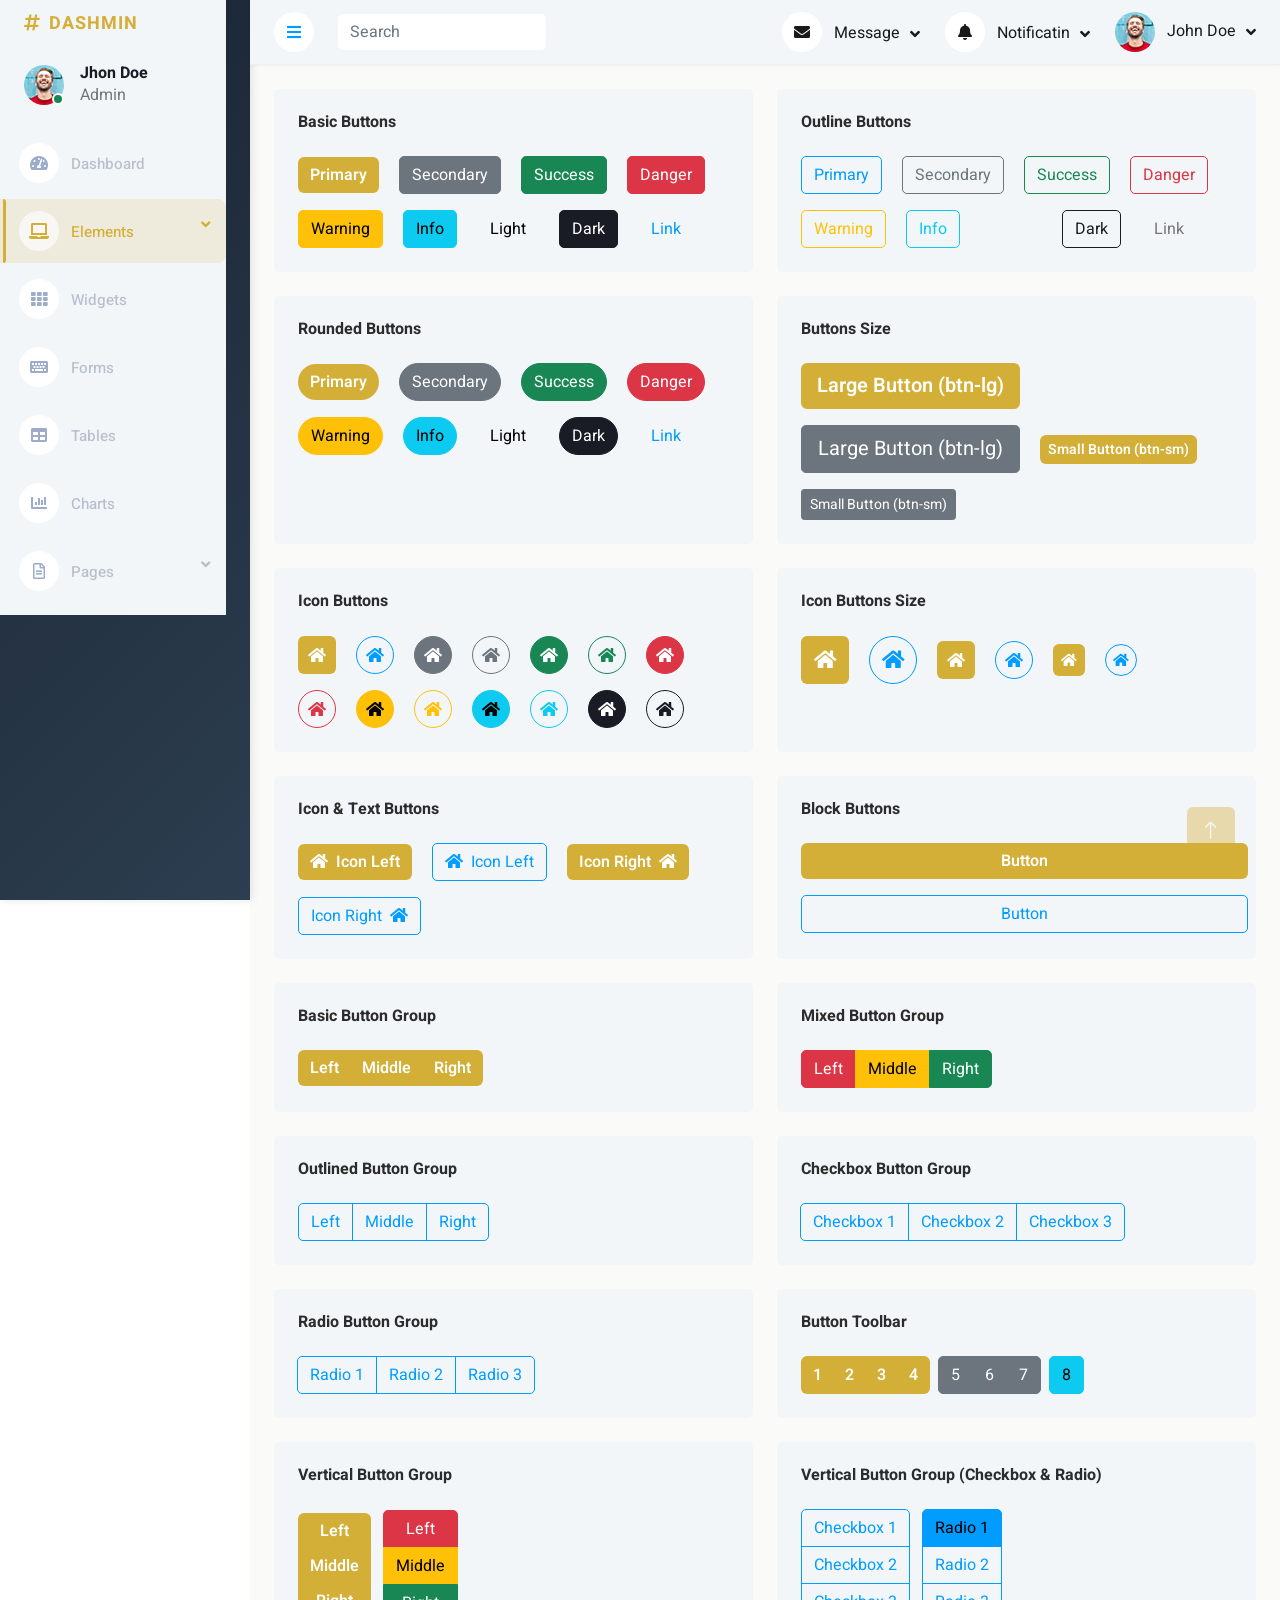
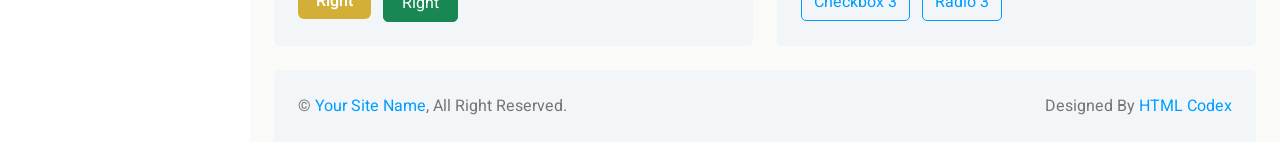
<file: bootstrap-admin-template-free/button.html>
<!DOCTYPE html>
<html lang="en">

<head>
    <meta charset="utf-8">
    <title>DASHMIN - Bootstrap Admin Template</title>
    <meta content="width=device-width, initial-scale=1.0" name="viewport">
    <meta content="" name="keywords">
    <meta content="" name="description">

    <!-- Favicon -->
    <link href="img/favicon.ico" rel="icon">

    <!-- Google Web Fonts -->
    <link rel="preconnect" href="https://fonts.googleapis.com">
    <link rel="preconnect" href="https://fonts.gstatic.com" crossorigin>
    <link href="https://fonts.googleapis.com/css2?family=Heebo:wght@400;500;600;700&display=swap" rel="stylesheet">
    
    <!-- Icon Font Stylesheet -->
    <link href="https://cdnjs.cloudflare.com/ajax/libs/font-awesome/5.10.0/css/all.min.css" rel="stylesheet">
    <link href="https://cdn.jsdelivr.net/npm/bootstrap-icons@1.4.1/font/bootstrap-icons.css" rel="stylesheet">

    <!-- Libraries Stylesheet -->
    <link href="lib/owlcarousel/assets/owl.carousel.min.css" rel="stylesheet">
    <link href="lib/tempusdominus/css/tempusdominus-bootstrap-4.min.css" rel="stylesheet" />

    <!-- Customized Bootstrap Stylesheet -->
    <link href="css/bootstrap.min.css" rel="stylesheet">

    <!-- Template Stylesheet -->
    <link href="css/style.css" rel="stylesheet">
</head>

<body>
    <div class="container-fluid position-relative bg-white d-flex p-0">
        <!-- Spinner Start -->
        <div id="spinner" class="show bg-white position-fixed translate-middle w-100 vh-100 top-50 start-50 d-flex align-items-center justify-content-center">
            <div class="spinner-border text-primary" style="width: 3rem; height: 3rem;" role="status">
                <span class="sr-only">Loading...</span>
            </div>
        </div>
        <!-- Spinner End -->


        <!-- Sidebar Start -->
        <div class="sidebar pe-4 pb-3">
            <nav class="navbar bg-light navbar-light">
                <a href="index.html" class="navbar-brand mx-4 mb-3">
                    <h3 class="text-primary"><i class="fa fa-hashtag me-2"></i>DASHMIN</h3>
                </a>
                <div class="d-flex align-items-center ms-4 mb-4">
                    <div class="position-relative">
                        <img class="rounded-circle" src="img/user.jpg" alt="" style="width: 40px; height: 40px;">
                        <div class="bg-success rounded-circle border border-2 border-white position-absolute end-0 bottom-0 p-1"></div>
                    </div>
                    <div class="ms-3">
                        <h6 class="mb-0">Jhon Doe</h6>
                        <span>Admin</span>
                    </div>
                </div>
                <div class="navbar-nav w-100">
                    <a href="index.html" class="nav-item nav-link"><i class="fa fa-tachometer-alt me-2"></i>Dashboard</a>
                    <div class="nav-item dropdown">
                        <a href="#" class="nav-link dropdown-toggle active" data-bs-toggle="dropdown"><i class="fa fa-laptop me-2"></i>Elements</a>
                        <div class="dropdown-menu bg-transparent border-0">
                            <a href="button.html" class="dropdown-item active">Buttons</a>
                            <a href="typography.html" class="dropdown-item">Typography</a>
                            <a href="element.html" class="dropdown-item">Other Elements</a>
                        </div>
                    </div>
                    <a href="widget.html" class="nav-item nav-link"><i class="fa fa-th me-2"></i>Widgets</a>
                    <a href="form.html" class="nav-item nav-link"><i class="fa fa-keyboard me-2"></i>Forms</a>
                    <a href="table.html" class="nav-item nav-link"><i class="fa fa-table me-2"></i>Tables</a>
                    <a href="chart.html" class="nav-item nav-link"><i class="fa fa-chart-bar me-2"></i>Charts</a>
                    <div class="nav-item dropdown">
                        <a href="#" class="nav-link dropdown-toggle" data-bs-toggle="dropdown"><i class="far fa-file-alt me-2"></i>Pages</a>
                        <div class="dropdown-menu bg-transparent border-0">
                            <a href="signin.html" class="dropdown-item">Sign In</a>
                            <a href="signup.html" class="dropdown-item">Sign Up</a>
                            <a href="404.html" class="dropdown-item">404 Error</a>
                            <a href="blank.html" class="dropdown-item">Blank Page</a>
                        </div>
                    </div>
                </div>
            </nav>
        </div>
        <!-- Sidebar End -->


        <!-- Content Start -->
        <div class="content">
            <!-- Navbar Start -->
            <nav class="navbar navbar-expand bg-light navbar-light sticky-top px-4 py-0">
                <a href="index.html" class="navbar-brand d-flex d-lg-none me-4">
                    <h2 class="text-primary mb-0"><i class="fa fa-hashtag"></i></h2>
                </a>
                <a href="#" class="sidebar-toggler flex-shrink-0">
                    <i class="fa fa-bars"></i>
                </a>
                <form class="d-none d-md-flex ms-4">
                    <input class="form-control border-0" type="search" placeholder="Search">
                </form>
                <div class="navbar-nav align-items-center ms-auto">
                    <div class="nav-item dropdown">
                        <a href="#" class="nav-link dropdown-toggle" data-bs-toggle="dropdown">
                            <i class="fa fa-envelope me-lg-2"></i>
                            <span class="d-none d-lg-inline-flex">Message</span>
                        </a>
                        <div class="dropdown-menu dropdown-menu-end bg-light border-0 rounded-0 rounded-bottom m-0">
                            <a href="#" class="dropdown-item">
                                <div class="d-flex align-items-center">
                                    <img class="rounded-circle" src="img/user.jpg" alt="" style="width: 40px; height: 40px;">
                                    <div class="ms-2">
                                        <h6 class="fw-normal mb-0">Jhon send you a message</h6>
                                        <small>15 minutes ago</small>
                                    </div>
                                </div>
                            </a>
                            <hr class="dropdown-divider">
                            <a href="#" class="dropdown-item">
                                <div class="d-flex align-items-center">
                                    <img class="rounded-circle" src="img/user.jpg" alt="" style="width: 40px; height: 40px;">
                                    <div class="ms-2">
                                        <h6 class="fw-normal mb-0">Jhon send you a message</h6>
                                        <small>15 minutes ago</small>
                                    </div>
                                </div>
                            </a>
                            <hr class="dropdown-divider">
                            <a href="#" class="dropdown-item">
                                <div class="d-flex align-items-center">
                                    <img class="rounded-circle" src="img/user.jpg" alt="" style="width: 40px; height: 40px;">
                                    <div class="ms-2">
                                        <h6 class="fw-normal mb-0">Jhon send you a message</h6>
                                        <small>15 minutes ago</small>
                                    </div>
                                </div>
                            </a>
                            <hr class="dropdown-divider">
                            <a href="#" class="dropdown-item text-center">See all message</a>
                        </div>
                    </div>
                    <div class="nav-item dropdown">
                        <a href="#" class="nav-link dropdown-toggle" data-bs-toggle="dropdown">
                            <i class="fa fa-bell me-lg-2"></i>
                            <span class="d-none d-lg-inline-flex">Notificatin</span>
                        </a>
                        <div class="dropdown-menu dropdown-menu-end bg-light border-0 rounded-0 rounded-bottom m-0">
                            <a href="#" class="dropdown-item">
                                <h6 class="fw-normal mb-0">Profile updated</h6>
                                <small>15 minutes ago</small>
                            </a>
                            <hr class="dropdown-divider">
                            <a href="#" class="dropdown-item">
                                <h6 class="fw-normal mb-0">New user added</h6>
                                <small>15 minutes ago</small>
                            </a>
                            <hr class="dropdown-divider">
                            <a href="#" class="dropdown-item">
                                <h6 class="fw-normal mb-0">Password changed</h6>
                                <small>15 minutes ago</small>
                            </a>
                            <hr class="dropdown-divider">
                            <a href="#" class="dropdown-item text-center">See all notifications</a>
                        </div>
                    </div>
                    <div class="nav-item dropdown">
                        <a href="#" class="nav-link dropdown-toggle" data-bs-toggle="dropdown">
                            <img class="rounded-circle me-lg-2" src="img/user.jpg" alt="" style="width: 40px; height: 40px;">
                            <span class="d-none d-lg-inline-flex">John Doe</span>
                        </a>
                        <div class="dropdown-menu dropdown-menu-end bg-light border-0 rounded-0 rounded-bottom m-0">
                            <a href="#" class="dropdown-item">My Profile</a>
                            <a href="#" class="dropdown-item">Settings</a>
                            <a href="#" class="dropdown-item">Log Out</a>
                        </div>
                    </div>
                </div>
            </nav>
            <!-- Navbar End -->


            <!-- Button Start -->
            <div class="container-fluid pt-4 px-4">
                <div class="row g-4">
                    <div class="col-sm-12 col-xl-6">
                        <div class="bg-light rounded h-100 p-4">
                            <h6 class="mb-4">Basic Buttons</h6>
                            <div class="m-n2">
                                <button type="button" class="btn btn-primary m-2">Primary</button>
                                <button type="button" class="btn btn-secondary m-2">Secondary</button>
                                <button type="button" class="btn btn-success m-2">Success</button>
                                <button type="button" class="btn btn-danger m-2">Danger</button>
                                <button type="button" class="btn btn-warning m-2">Warning</button>
                                <button type="button" class="btn btn-info m-2">Info</button>
                                <button type="button" class="btn btn-light m-2">Light</button>
                                <button type="button" class="btn btn-dark m-2">Dark</button>
                                <button type="button" class="btn btn-link m-2">Link</button>
                            </div>
                        </div>
                    </div>
                    <div class="col-sm-12 col-xl-6">
                        <div class="bg-light rounded h-100 p-4">
                            <h6 class="mb-4">Outline Buttons</h6>
                            <div class="m-n2">
                                <button type="button" class="btn btn-outline-primary m-2">Primary</button>
                                <button type="button" class="btn btn-outline-secondary m-2">Secondary</button>
                                <button type="button" class="btn btn-outline-success m-2">Success</button>
                                <button type="button" class="btn btn-outline-danger m-2">Danger</button>
                                <button type="button" class="btn btn-outline-warning m-2">Warning</button>
                                <button type="button" class="btn btn-outline-info m-2">Info</button>
                                <button type="button" class="btn btn-outline-light m-2">Light</button>
                                <button type="button" class="btn btn-outline-dark m-2">Dark</button>
                                <button type="button" class="btn btn-outline-link m-2">Link</button>
                            </div>
                        </div>
                    </div>
                    <div class="col-sm-12 col-xl-6">
                        <div class="bg-light rounded h-100 p-4">
                            <h6 class="mb-4">Rounded Buttons</h6>
                            <div class="m-n2">
                                <button type="button" class="btn btn-primary rounded-pill m-2">Primary</button>
                                <button type="button" class="btn btn-secondary rounded-pill m-2">Secondary</button>
                                <button type="button" class="btn btn-success rounded-pill m-2">Success</button>
                                <button type="button" class="btn btn-danger rounded-pill m-2">Danger</button>
                                <button type="button" class="btn btn-warning rounded-pill m-2">Warning</button>
                                <button type="button" class="btn btn-info rounded-pill m-2">Info</button>
                                <button type="button" class="btn btn-light rounded-pill m-2">Light</button>
                                <button type="button" class="btn btn-dark rounded-pill m-2">Dark</button>
                                <button type="button" class="btn btn-link rounded-pill m-2">Link</button>
                            </div>
                        </div>
                    </div>
                    <div class="col-sm-12 col-xl-6">
                        <div class="bg-light rounded h-100 p-4">
                            <h6 class="mb-4">Buttons Size</h6>
                            <div class="m-n2">
                                <button type="button" class="btn btn-lg btn-primary m-2">Large Button (btn-lg)</button>
                                <button type="button" class="btn btn-lg btn-secondary m-2">Large Button (btn-lg)</button>
                                <button type="button" class="btn btn-sm btn-primary m-2">Small Button (btn-sm)</button>
                                <button type="button" class="btn btn-sm btn-secondary m-2">Small Button (btn-sm)</button>
                            </div>
                        </div>
                    </div>
                    <div class="col-sm-12 col-xl-6">
                        <div class="bg-light rounded h-100 p-4">
                            <h6 class="mb-4">Icon Buttons</h6>
                            <div class="m-n2">
                                <button type="button" class="btn btn-square btn-primary m-2"><i class="fa fa-home"></i></button>
                                <button type="button" class="btn btn-square btn-outline-primary m-2"><i class="fa fa-home"></i></button>
                                <button type="button" class="btn btn-square btn-secondary m-2"><i class="fa fa-home"></i></button>
                                <button type="button" class="btn btn-square btn-outline-secondary m-2"><i class="fa fa-home"></i></button>
                                <button type="button" class="btn btn-square btn-success m-2"><i class="fa fa-home"></i></button>
                                <button type="button" class="btn btn-square btn-outline-success m-2"><i class="fa fa-home"></i></button>
                                <button type="button" class="btn btn-square btn-danger m-2"><i class="fa fa-home"></i></button>
                                <button type="button" class="btn btn-square btn-outline-danger m-2"><i class="fa fa-home"></i></button>
                                <button type="button" class="btn btn-square btn-warning m-2"><i class="fa fa-home"></i></button>
                                <button type="button" class="btn btn-square btn-outline-warning m-2"><i class="fa fa-home"></i></button>
                                <button type="button" class="btn btn-square btn-info m-2"><i class="fa fa-home"></i></button>
                                <button type="button" class="btn btn-square btn-outline-info m-2"><i class="fa fa-home"></i></button>
                                <button type="button" class="btn btn-square btn-dark m-2"><i class="fa fa-home"></i></button>
                                <button type="button" class="btn btn-square btn-outline-dark m-2"><i class="fa fa-home"></i></button>
                            </div>
                        </div>
                    </div>
                    <div class="col-sm-12 col-xl-6">
                        <div class="bg-light rounded h-100 p-4">
                            <h6 class="mb-4">Icon Buttons Size</h6>
                            <div class="m-n2">
                                <button type="button" class="btn btn-lg btn-lg-square btn-primary m-2"><i class="fa fa-home"></i></button>
                                <button type="button" class="btn btn-lg btn-lg-square btn-outline-primary m-2"><i class="fa fa-home"></i></button>
                                <button type="button" class="btn btn-square btn-primary m-2"><i class="fa fa-home"></i></button>
                                <button type="button" class="btn btn-square btn-outline-primary m-2"><i class="fa fa-home"></i></button>
                                <button type="button" class="btn btn-sm btn-sm-square btn-primary m-2"><i class="fa fa-home"></i></button>
                                <button type="button" class="btn btn-sm btn-sm-square btn-outline-primary m-2"><i class="fa fa-home"></i></button>
                            </div>
                        </div>
                    </div>
                    <div class="col-sm-12 col-xl-6">
                        <div class="bg-light rounded h-100 p-4">
                            <h6 class="mb-4">Icon & Text Buttons</h6>
                            <div class="m-n2">
                                <button type="button" class="btn btn-primary m-2"><i class="fa fa-home me-2"></i>Icon Left</button>
                                <button type="button" class="btn btn-outline-primary m-2"><i class="fa fa-home me-2"></i>Icon Left</button>
                                <button type="button" class="btn btn-primary m-2">Icon Right<i class="fa fa-home ms-2"></i></button>
                                <button type="button" class="btn btn-outline-primary m-2">Icon Right<i class="fa fa-home ms-2"></i></button>
                            </div>
                        </div>
                    </div>
                    <div class="col-sm-12 col-xl-6">
                        <div class="bg-light rounded h-100 p-4">
                            <h6 class="mb-4">Block Buttons</h6>
                            <div class="m-n2">
                                <button class="btn btn-primary w-100 m-2" type="button">Button</button>
                                <button class="btn btn-outline-primary w-100 m-2" type="button">Button</button>
                            </div>
                        </div>
                    </div>
                    <div class="col-sm-12 col-xl-6">
                        <div class="bg-light rounded h-100 p-4">
                            <h6 class="mb-4">Basic Button Group</h6>
                            <div class="btn-group" role="group">
                                <button type="button" class="btn btn-primary">Left</button>
                                <button type="button" class="btn btn-primary">Middle</button>
                                <button type="button" class="btn btn-primary">Right</button>
                            </div>
                        </div>
                    </div>
                    <div class="col-sm-12 col-xl-6">
                        <div class="bg-light rounded h-100 p-4">
                            <h6 class="mb-4">Mixed Button Group</h6>
                            <div class="btn-group" role="group">
                                <button type="button" class="btn btn-danger">Left</button>
                                <button type="button" class="btn btn-warning">Middle</button>
                                <button type="button" class="btn btn-success">Right</button>
                            </div>
                        </div>
                    </div>
                    <div class="col-sm-12 col-xl-6">
                        <div class="bg-light rounded h-100 p-4">
                            <h6 class="mb-4">Outlined Button Group</h6>
                            <div class="btn-group" role="group">
                                <button type="button" class="btn btn-outline-primary">Left</button>
                                <button type="button" class="btn btn-outline-primary">Middle</button>
                                <button type="button" class="btn btn-outline-primary">Right</button>
                            </div>
                        </div>
                    </div>
                    <div class="col-sm-12 col-xl-6">
                        <div class="bg-light rounded h-100 p-4">
                            <h6 class="mb-4">Checkbox Button Group</h6>
                            <div class="btn-group" role="group">
                                <input type="checkbox" class="btn-check" id="btncheck1" autocomplete="off">
                                <label class="btn btn-outline-primary" for="btncheck1">Checkbox 1</label>

                                <input type="checkbox" class="btn-check" id="btncheck2" autocomplete="off">
                                <label class="btn btn-outline-primary" for="btncheck2">Checkbox 2</label>

                                <input type="checkbox" class="btn-check" id="btncheck3" autocomplete="off">
                                <label class="btn btn-outline-primary" for="btncheck3">Checkbox 3</label>
                            </div>
                        </div>
                    </div>
                    <div class="col-sm-12 col-xl-6">
                        <div class="bg-light rounded h-100 p-4">
                            <h6 class="mb-4">Radio Button Group</h6>
                            <div class="btn-group" role="group">
                                <input type="radio" class="btn-check" name="btnradio" id="btnradio1" autocomplete="off"
                                    checked>
                                <label class="btn btn-outline-primary" for="btnradio1">Radio 1</label>

                                <input type="radio" class="btn-check" name="btnradio" id="btnradio2" autocomplete="off">
                                <label class="btn btn-outline-primary" for="btnradio2">Radio 2</label>

                                <input type="radio" class="btn-check" name="btnradio" id="btnradio3" autocomplete="off">
                                <label class="btn btn-outline-primary" for="btnradio3">Radio 3</label>
                            </div>
                        </div>
                    </div>
                    <div class="col-sm-12 col-xl-6">
                        <div class="bg-light rounded h-100 p-4">
                            <h6 class="mb-4">Button Toolbar</h6>
                            <div class="btn-toolbar" role="toolbar">
                                <div class="btn-group me-2" role="group" aria-label="First group">
                                    <button type="button" class="btn btn-primary">1</button>
                                    <button type="button" class="btn btn-primary">2</button>
                                    <button type="button" class="btn btn-primary">3</button>
                                    <button type="button" class="btn btn-primary">4</button>
                                </div>
                                <div class="btn-group me-2" role="group" aria-label="Second group">
                                    <button type="button" class="btn btn-secondary">5</button>
                                    <button type="button" class="btn btn-secondary">6</button>
                                    <button type="button" class="btn btn-secondary">7</button>
                                </div>
                                <div class="btn-group" role="group" aria-label="Third group">
                                    <button type="button" class="btn btn-info">8</button>
                                </div>
                            </div>
                        </div>
                    </div>
                    <div class="col-sm-12 col-xl-6">
                        <div class="bg-light rounded h-100 p-4">
                            <h6 class="mb-4">Vertical Button Group</h6>
                            <div class="btn-group-vertical me-2" role="group">
                                <button type="button" class="btn btn-primary">Left</button>
                                <button type="button" class="btn btn-primary">Middle</button>
                                <button type="button" class="btn btn-primary">Right</button>
                            </div>
                            <div class="btn-group-vertical" role="group">
                                <button type="button" class="btn btn-danger">Left</button>
                                <button type="button" class="btn btn-warning">Middle</button>
                                <button type="button" class="btn btn-success">Right</button>
                            </div>
                        </div>
                    </div>
                    <div class="col-sm-12 col-xl-6">
                        <div class="bg-light rounded h-100 p-4">
                            <h6 class="mb-4">Vertical Button Group (Checkbox & Radio)</h6>
                            <div class="btn-group-vertical me-2" role="group">
                                <input type="checkbox" class="btn-check" id="btncheck1" autocomplete="off">
                                <label class="btn btn-outline-primary" for="btncheck1">Checkbox 1</label>

                                <input type="checkbox" class="btn-check" id="btncheck2" autocomplete="off">
                                <label class="btn btn-outline-primary" for="btncheck2">Checkbox 2</label>

                                <input type="checkbox" class="btn-check" id="btncheck3" autocomplete="off">
                                <label class="btn btn-outline-primary" for="btncheck3">Checkbox 3</label>
                            </div>
                            <div class="btn-group-vertical" role="group">
                                <input type="radio" class="btn-check" name="btnradio" id="btnradio1" autocomplete="off"
                                    checked>
                                <label class="btn btn-outline-primary" for="btnradio1">Radio 1</label>

                                <input type="radio" class="btn-check" name="btnradio" id="btnradio2" autocomplete="off">
                                <label class="btn btn-outline-primary" for="btnradio2">Radio 2</label>

                                <input type="radio" class="btn-check" name="btnradio" id="btnradio3" autocomplete="off">
                                <label class="btn btn-outline-primary" for="btnradio3">Radio 3</label>
                            </div>
                        </div>
                    </div>
                </div>
            </div>
            <!-- Button End -->


            <!-- Footer Start -->
            <div class="container-fluid pt-4 px-4">
                <div class="bg-light rounded-top p-4">
                    <div class="row">
                        <div class="col-12 col-sm-6 text-center text-sm-start">
                            &copy; <a href="#">Your Site Name</a>, All Right Reserved. 
                        </div>
                        <div class="col-12 col-sm-6 text-center text-sm-end">
                            <!--/*** This template is free as long as you keep the footer author’s credit link/attribution link/backlink. If you'd like to use the template without the footer author’s credit link/attribution link/backlink, you can purchase the Credit Removal License from "https://htmlcodex.com/credit-removal". Thank you for your support. ***/-->
                            Designed By <a href="https://htmlcodex.com">HTML Codex</a>
                        </div>
                    </div>
                </div>
            </div>
            <!-- Footer End -->
        </div>
        <!-- Content End -->


        <!-- Back to Top -->
        <a href="#" class="btn btn-lg btn-primary btn-lg-square back-to-top"><i class="bi bi-arrow-up"></i></a>
    </div>

    <!-- JavaScript Libraries -->
    <script src="https://code.jquery.com/jquery-3.4.1.min.js"></script>
    <script src="https://cdn.jsdelivr.net/npm/bootstrap@5.0.0/dist/js/bootstrap.bundle.min.js"></script>
    <script src="lib/chart/chart.min.js"></script>
    <script src="lib/easing/easing.min.js"></script>
    <script src="lib/waypoints/waypoints.min.js"></script>
    <script src="lib/owlcarousel/owl.carousel.min.js"></script>
    <script src="lib/tempusdominus/js/moment.min.js"></script>
    <script src="lib/tempusdominus/js/moment-timezone.min.js"></script>
    <script src="lib/tempusdominus/js/tempusdominus-bootstrap-4.min.js"></script>

    <!-- Template Javascript -->
    <script src="js/main.js"></script>
</body>

</html>
</file>
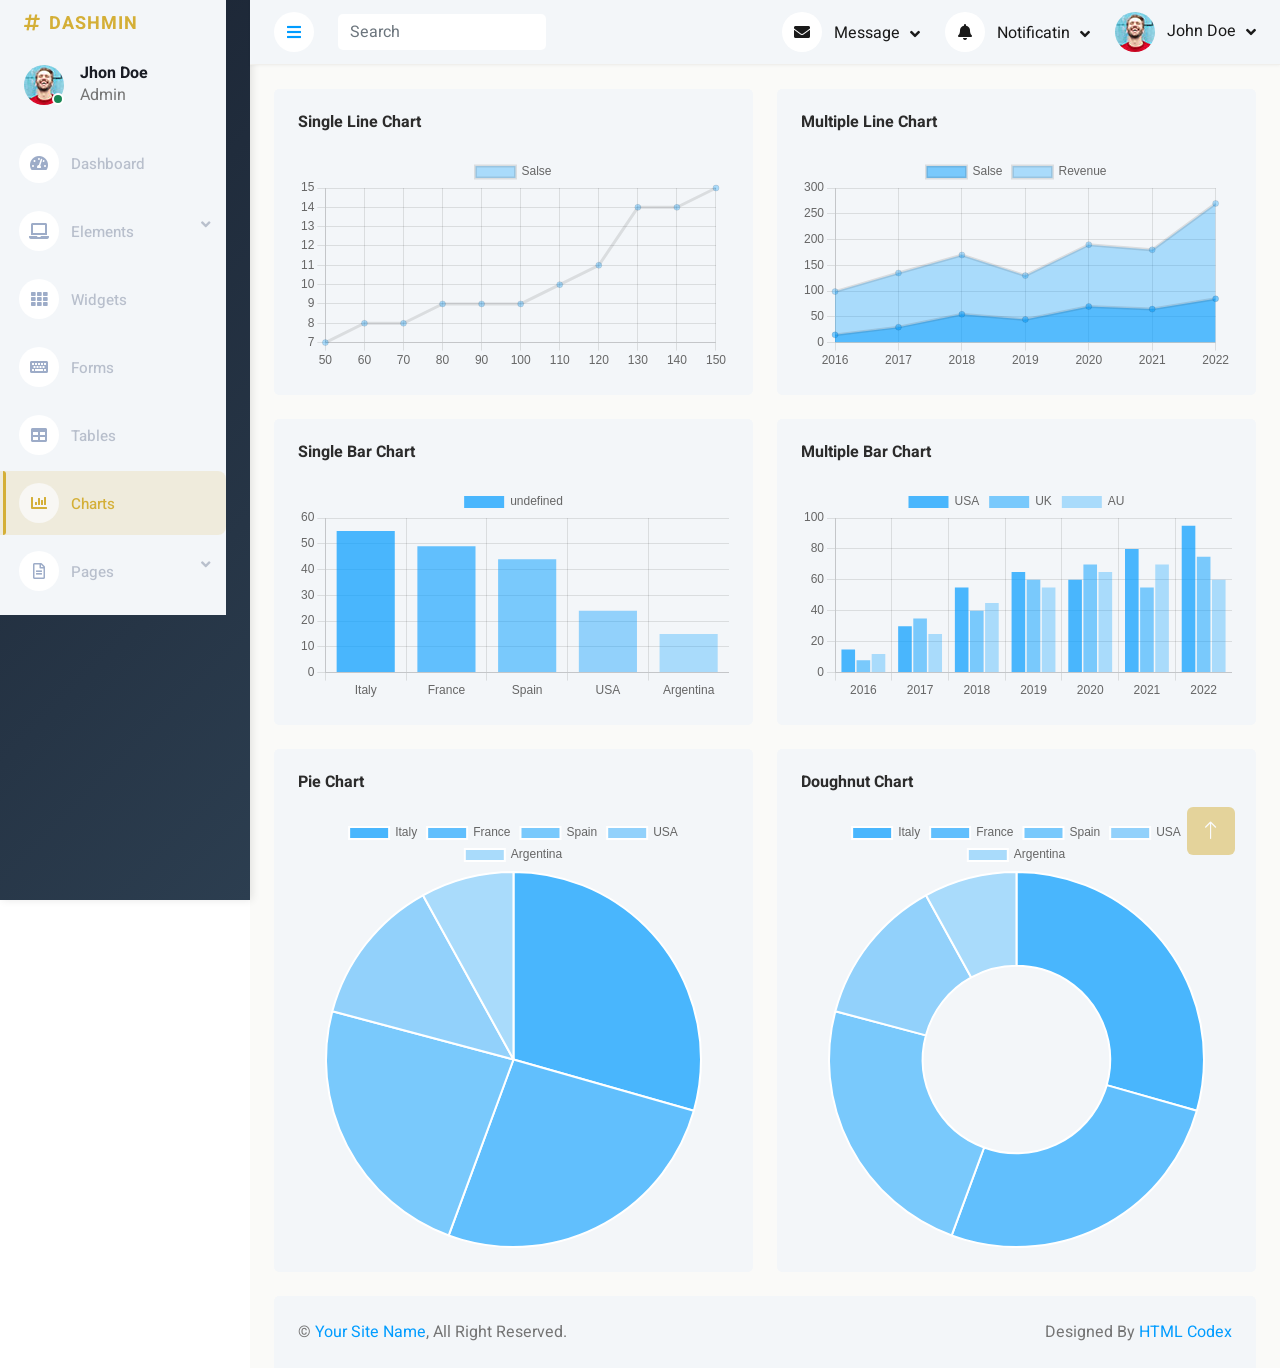
<file: bootstrap-admin-template-free/chart.html>
<!DOCTYPE html>
<html lang="en">

<head>
    <meta charset="utf-8">
    <title>DASHMIN - Bootstrap Admin Template</title>
    <meta content="width=device-width, initial-scale=1.0" name="viewport">
    <meta content="" name="keywords">
    <meta content="" name="description">

    <!-- Favicon -->
    <link href="img/favicon.ico" rel="icon">

    <!-- Google Web Fonts -->
    <link rel="preconnect" href="https://fonts.googleapis.com">
    <link rel="preconnect" href="https://fonts.gstatic.com" crossorigin>
    <link href="https://fonts.googleapis.com/css2?family=Heebo:wght@400;500;600;700&display=swap" rel="stylesheet">
    
    <!-- Icon Font Stylesheet -->
    <link href="https://cdnjs.cloudflare.com/ajax/libs/font-awesome/5.10.0/css/all.min.css" rel="stylesheet">
    <link href="https://cdn.jsdelivr.net/npm/bootstrap-icons@1.4.1/font/bootstrap-icons.css" rel="stylesheet">

    <!-- Libraries Stylesheet -->
    <link href="lib/owlcarousel/assets/owl.carousel.min.css" rel="stylesheet">
    <link href="lib/tempusdominus/css/tempusdominus-bootstrap-4.min.css" rel="stylesheet" />

    <!-- Customized Bootstrap Stylesheet -->
    <link href="css/bootstrap.min.css" rel="stylesheet">

    <!-- Template Stylesheet -->
    <link href="css/style.css" rel="stylesheet">
</head>

<body>
    <div class="container-fluid position-relative bg-white d-flex p-0">
        <!-- Spinner Start -->
        <div id="spinner" class="show bg-white position-fixed translate-middle w-100 vh-100 top-50 start-50 d-flex align-items-center justify-content-center">
            <div class="spinner-border text-primary" style="width: 3rem; height: 3rem;" role="status">
                <span class="sr-only">Loading...</span>
            </div>
        </div>
        <!-- Spinner End -->


        <!-- Sidebar Start -->
        <div class="sidebar pe-4 pb-3">
            <nav class="navbar bg-light navbar-light">
                <a href="index.html" class="navbar-brand mx-4 mb-3">
                    <h3 class="text-primary"><i class="fa fa-hashtag me-2"></i>DASHMIN</h3>
                </a>
                <div class="d-flex align-items-center ms-4 mb-4">
                    <div class="position-relative">
                        <img class="rounded-circle" src="img/user.jpg" alt="" style="width: 40px; height: 40px;">
                        <div class="bg-success rounded-circle border border-2 border-white position-absolute end-0 bottom-0 p-1"></div>
                    </div>
                    <div class="ms-3">
                        <h6 class="mb-0">Jhon Doe</h6>
                        <span>Admin</span>
                    </div>
                </div>
                <div class="navbar-nav w-100">
                    <a href="index.html" class="nav-item nav-link"><i class="fa fa-tachometer-alt me-2"></i>Dashboard</a>
                    <div class="nav-item dropdown">
                        <a href="#" class="nav-link dropdown-toggle" data-bs-toggle="dropdown"><i class="fa fa-laptop me-2"></i>Elements</a>
                        <div class="dropdown-menu bg-transparent border-0">
                            <a href="button.html" class="dropdown-item">Buttons</a>
                            <a href="typography.html" class="dropdown-item">Typography</a>
                            <a href="element.html" class="dropdown-item">Other Elements</a>
                        </div>
                    </div>
                    <a href="widget.html" class="nav-item nav-link"><i class="fa fa-th me-2"></i>Widgets</a>
                    <a href="form.html" class="nav-item nav-link"><i class="fa fa-keyboard me-2"></i>Forms</a>
                    <a href="table.html" class="nav-item nav-link"><i class="fa fa-table me-2"></i>Tables</a>
                    <a href="chart.html" class="nav-item nav-link active"><i class="fa fa-chart-bar me-2"></i>Charts</a>
                    <div class="nav-item dropdown">
                        <a href="#" class="nav-link dropdown-toggle" data-bs-toggle="dropdown"><i class="far fa-file-alt me-2"></i>Pages</a>
                        <div class="dropdown-menu bg-transparent border-0">
                            <a href="signin.html" class="dropdown-item">Sign In</a>
                            <a href="signup.html" class="dropdown-item">Sign Up</a>
                            <a href="404.html" class="dropdown-item">404 Error</a>
                            <a href="blank.html" class="dropdown-item">Blank Page</a>
                        </div>
                    </div>
                </div>
            </nav>
        </div>
        <!-- Sidebar End -->


        <!-- Content Start -->
        <div class="content">
            <!-- Navbar Start -->
            <nav class="navbar navbar-expand bg-light navbar-light sticky-top px-4 py-0">
                <a href="index.html" class="navbar-brand d-flex d-lg-none me-4">
                    <h2 class="text-primary mb-0"><i class="fa fa-hashtag"></i></h2>
                </a>
                <a href="#" class="sidebar-toggler flex-shrink-0">
                    <i class="fa fa-bars"></i>
                </a>
                <form class="d-none d-md-flex ms-4">
                    <input class="form-control border-0" type="search" placeholder="Search">
                </form>
                <div class="navbar-nav align-items-center ms-auto">
                    <div class="nav-item dropdown">
                        <a href="#" class="nav-link dropdown-toggle" data-bs-toggle="dropdown">
                            <i class="fa fa-envelope me-lg-2"></i>
                            <span class="d-none d-lg-inline-flex">Message</span>
                        </a>
                        <div class="dropdown-menu dropdown-menu-end bg-light border-0 rounded-0 rounded-bottom m-0">
                            <a href="#" class="dropdown-item">
                                <div class="d-flex align-items-center">
                                    <img class="rounded-circle" src="img/user.jpg" alt="" style="width: 40px; height: 40px;">
                                    <div class="ms-2">
                                        <h6 class="fw-normal mb-0">Jhon send you a message</h6>
                                        <small>15 minutes ago</small>
                                    </div>
                                </div>
                            </a>
                            <hr class="dropdown-divider">
                            <a href="#" class="dropdown-item">
                                <div class="d-flex align-items-center">
                                    <img class="rounded-circle" src="img/user.jpg" alt="" style="width: 40px; height: 40px;">
                                    <div class="ms-2">
                                        <h6 class="fw-normal mb-0">Jhon send you a message</h6>
                                        <small>15 minutes ago</small>
                                    </div>
                                </div>
                            </a>
                            <hr class="dropdown-divider">
                            <a href="#" class="dropdown-item">
                                <div class="d-flex align-items-center">
                                    <img class="rounded-circle" src="img/user.jpg" alt="" style="width: 40px; height: 40px;">
                                    <div class="ms-2">
                                        <h6 class="fw-normal mb-0">Jhon send you a message</h6>
                                        <small>15 minutes ago</small>
                                    </div>
                                </div>
                            </a>
                            <hr class="dropdown-divider">
                            <a href="#" class="dropdown-item text-center">See all message</a>
                        </div>
                    </div>
                    <div class="nav-item dropdown">
                        <a href="#" class="nav-link dropdown-toggle" data-bs-toggle="dropdown">
                            <i class="fa fa-bell me-lg-2"></i>
                            <span class="d-none d-lg-inline-flex">Notificatin</span>
                        </a>
                        <div class="dropdown-menu dropdown-menu-end bg-light border-0 rounded-0 rounded-bottom m-0">
                            <a href="#" class="dropdown-item">
                                <h6 class="fw-normal mb-0">Profile updated</h6>
                                <small>15 minutes ago</small>
                            </a>
                            <hr class="dropdown-divider">
                            <a href="#" class="dropdown-item">
                                <h6 class="fw-normal mb-0">New user added</h6>
                                <small>15 minutes ago</small>
                            </a>
                            <hr class="dropdown-divider">
                            <a href="#" class="dropdown-item">
                                <h6 class="fw-normal mb-0">Password changed</h6>
                                <small>15 minutes ago</small>
                            </a>
                            <hr class="dropdown-divider">
                            <a href="#" class="dropdown-item text-center">See all notifications</a>
                        </div>
                    </div>
                    <div class="nav-item dropdown">
                        <a href="#" class="nav-link dropdown-toggle" data-bs-toggle="dropdown">
                            <img class="rounded-circle me-lg-2" src="img/user.jpg" alt="" style="width: 40px; height: 40px;">
                            <span class="d-none d-lg-inline-flex">John Doe</span>
                        </a>
                        <div class="dropdown-menu dropdown-menu-end bg-light border-0 rounded-0 rounded-bottom m-0">
                            <a href="#" class="dropdown-item">My Profile</a>
                            <a href="#" class="dropdown-item">Settings</a>
                            <a href="#" class="dropdown-item">Log Out</a>
                        </div>
                    </div>
                </div>
            </nav>
            <!-- Navbar End -->


            <!-- Chart Start -->
            <div class="container-fluid pt-4 px-4">
                <div class="row g-4">
                    <div class="col-sm-12 col-xl-6">
                        <div class="bg-light rounded h-100 p-4">
                            <h6 class="mb-4">Single Line Chart</h6>
                            <canvas id="line-chart"></canvas>
                        </div>
                    </div>
                    <div class="col-sm-12 col-xl-6">
                        <div class="bg-light rounded h-100 p-4">
                            <h6 class="mb-4">Multiple Line Chart</h6>
                            <canvas id="salse-revenue"></canvas>
                        </div>
                    </div>
                    <div class="col-sm-12 col-xl-6">
                        <div class="bg-light rounded h-100 p-4">
                            <h6 class="mb-4">Single Bar Chart</h6>
                            <canvas id="bar-chart"></canvas>
                        </div>
                    </div>
                    <div class="col-sm-12 col-xl-6">
                        <div class="bg-light rounded h-100 p-4">
                            <h6 class="mb-4">Multiple Bar Chart</h6>
                            <canvas id="worldwide-sales"></canvas>
                        </div>
                    </div>
                    <div class="col-sm-12 col-xl-6">
                        <div class="bg-light rounded h-100 p-4">
                            <h6 class="mb-4">Pie Chart</h6>
                            <canvas id="pie-chart"></canvas>
                        </div>
                    </div>
                    <div class="col-sm-12 col-xl-6">
                        <div class="bg-light rounded h-100 p-4">
                            <h6 class="mb-4">Doughnut Chart</h6>
                            <canvas id="doughnut-chart"></canvas>
                        </div>
                    </div>
                </div>
            </div>
            <!-- Chart End -->


            <!-- Footer Start -->
            <div class="container-fluid pt-4 px-4">
                <div class="bg-light rounded-top p-4">
                    <div class="row">
                        <div class="col-12 col-sm-6 text-center text-sm-start">
                            &copy; <a href="#">Your Site Name</a>, All Right Reserved. 
                        </div>
                        <div class="col-12 col-sm-6 text-center text-sm-end">
                            <!--/*** This template is free as long as you keep the footer author’s credit link/attribution link/backlink. If you'd like to use the template without the footer author’s credit link/attribution link/backlink, you can purchase the Credit Removal License from "https://htmlcodex.com/credit-removal". Thank you for your support. ***/-->
                            Designed By <a href="https://htmlcodex.com">HTML Codex</a>
                        </div>
                    </div>
                </div>
            </div>
            <!-- Footer End -->
        </div>
        <!-- Content End -->


        <!-- Back to Top -->
        <a href="#" class="btn btn-lg btn-primary btn-lg-square back-to-top"><i class="bi bi-arrow-up"></i></a>
    </div>

    <!-- JavaScript Libraries -->
    <script src="https://code.jquery.com/jquery-3.4.1.min.js"></script>
    <script src="https://cdn.jsdelivr.net/npm/bootstrap@5.0.0/dist/js/bootstrap.bundle.min.js"></script>
    <script src="lib/chart/chart.min.js"></script>
    <script src="lib/easing/easing.min.js"></script>
    <script src="lib/waypoints/waypoints.min.js"></script>
    <script src="lib/owlcarousel/owl.carousel.min.js"></script>
    <script src="lib/tempusdominus/js/moment.min.js"></script>
    <script src="lib/tempusdominus/js/moment-timezone.min.js"></script>
    <script src="lib/tempusdominus/js/tempusdominus-bootstrap-4.min.js"></script>

    <!-- Template Javascript -->
    <script src="js/main.js"></script>
</body>

</html>
</file>
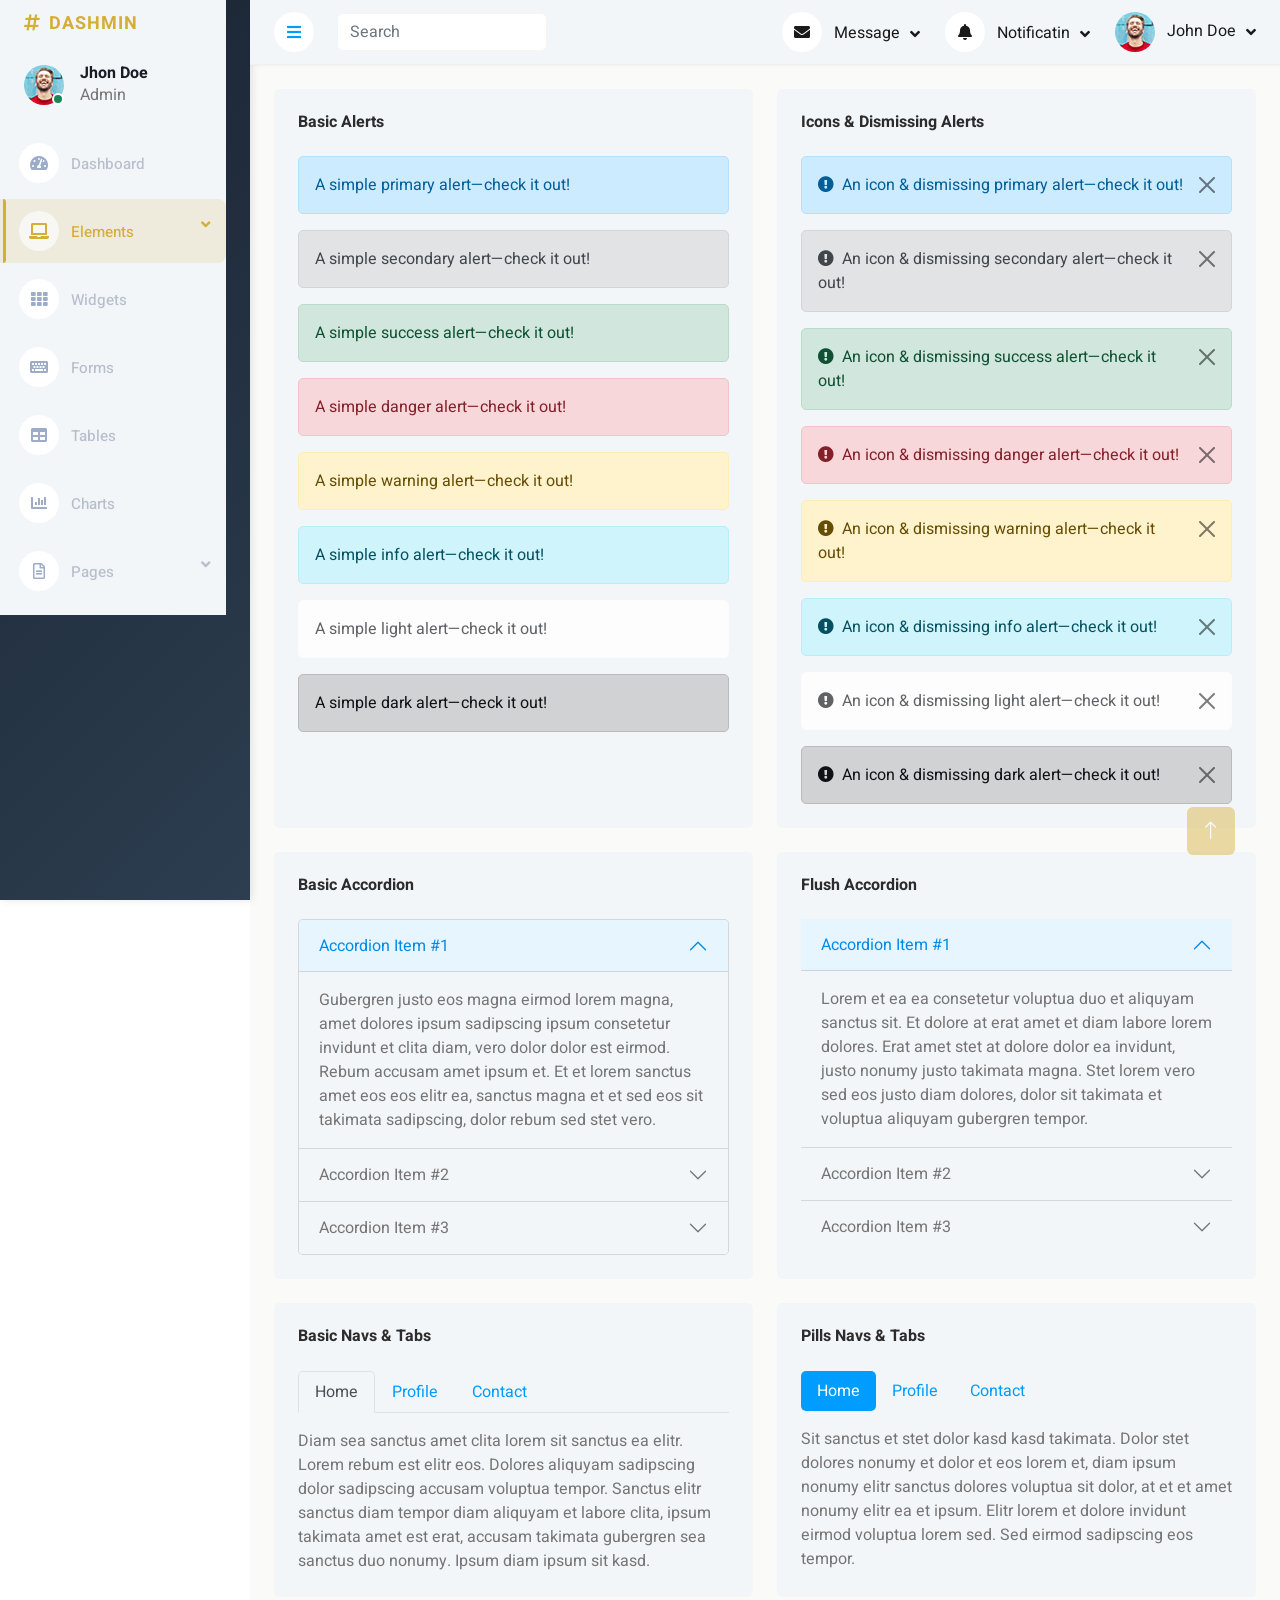
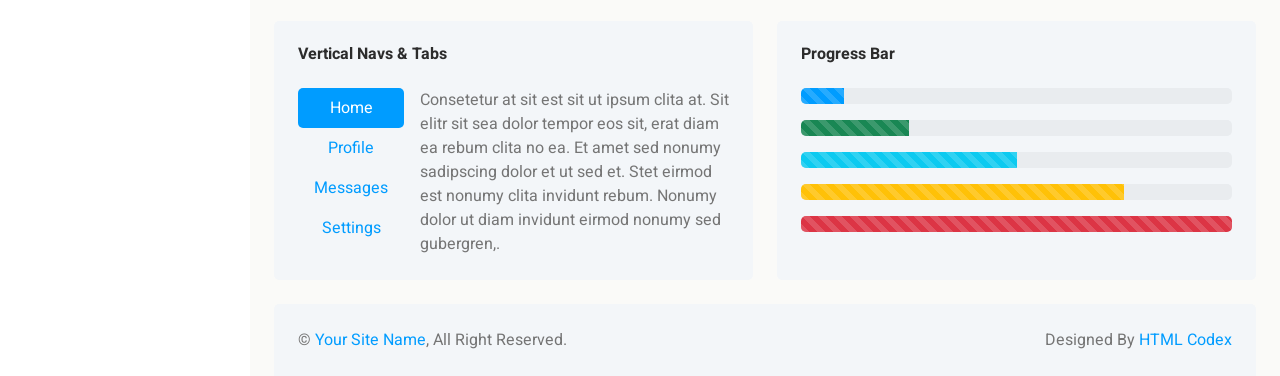
<file: bootstrap-admin-template-free/element.html>
<!DOCTYPE html>
<html lang="en">

<head>
    <meta charset="utf-8">
    <title>DASHMIN - Bootstrap Admin Template</title>
    <meta content="width=device-width, initial-scale=1.0" name="viewport">
    <meta content="" name="keywords">
    <meta content="" name="description">

    <!-- Favicon -->
    <link href="img/favicon.ico" rel="icon">

    <!-- Google Web Fonts -->
    <link rel="preconnect" href="https://fonts.googleapis.com">
    <link rel="preconnect" href="https://fonts.gstatic.com" crossorigin>
    <link href="https://fonts.googleapis.com/css2?family=Heebo:wght@400;500;600;700&display=swap" rel="stylesheet">
    
    <!-- Icon Font Stylesheet -->
    <link href="https://cdnjs.cloudflare.com/ajax/libs/font-awesome/5.10.0/css/all.min.css" rel="stylesheet">
    <link href="https://cdn.jsdelivr.net/npm/bootstrap-icons@1.4.1/font/bootstrap-icons.css" rel="stylesheet">

    <!-- Libraries Stylesheet -->
    <link href="lib/owlcarousel/assets/owl.carousel.min.css" rel="stylesheet">
    <link href="lib/tempusdominus/css/tempusdominus-bootstrap-4.min.css" rel="stylesheet" />

    <!-- Customized Bootstrap Stylesheet -->
    <link href="css/bootstrap.min.css" rel="stylesheet">

    <!-- Template Stylesheet -->
    <link href="css/style.css" rel="stylesheet">
</head>

<body>
    <div class="container-fluid position-relative bg-white d-flex p-0">
        <!-- Spinner Start -->
        <div id="spinner" class="show bg-white position-fixed translate-middle w-100 vh-100 top-50 start-50 d-flex align-items-center justify-content-center">
            <div class="spinner-border text-primary" style="width: 3rem; height: 3rem;" role="status">
                <span class="sr-only">Loading...</span>
            </div>
        </div>
        <!-- Spinner End -->


        <!-- Sidebar Start -->
        <div class="sidebar pe-4 pb-3">
            <nav class="navbar bg-light navbar-light">
                <a href="index.html" class="navbar-brand mx-4 mb-3">
                    <h3 class="text-primary"><i class="fa fa-hashtag me-2"></i>DASHMIN</h3>
                </a>
                <div class="d-flex align-items-center ms-4 mb-4">
                    <div class="position-relative">
                        <img class="rounded-circle" src="img/user.jpg" alt="" style="width: 40px; height: 40px;">
                        <div class="bg-success rounded-circle border border-2 border-white position-absolute end-0 bottom-0 p-1"></div>
                    </div>
                    <div class="ms-3">
                        <h6 class="mb-0">Jhon Doe</h6>
                        <span>Admin</span>
                    </div>
                </div>
                <div class="navbar-nav w-100">
                    <a href="index.html" class="nav-item nav-link"><i class="fa fa-tachometer-alt me-2"></i>Dashboard</a>
                    <div class="nav-item dropdown">
                        <a href="#" class="nav-link dropdown-toggle active" data-bs-toggle="dropdown"><i class="fa fa-laptop me-2"></i>Elements</a>
                        <div class="dropdown-menu bg-transparent border-0">
                            <a href="button.html" class="dropdown-item">Buttons</a>
                            <a href="typography.html" class="dropdown-item">Typography</a>
                            <a href="element.html" class="dropdown-item active">Other Elements</a>
                        </div>
                    </div>
                    <a href="widget.html" class="nav-item nav-link"><i class="fa fa-th me-2"></i>Widgets</a>
                    <a href="form.html" class="nav-item nav-link"><i class="fa fa-keyboard me-2"></i>Forms</a>
                    <a href="table.html" class="nav-item nav-link"><i class="fa fa-table me-2"></i>Tables</a>
                    <a href="chart.html" class="nav-item nav-link"><i class="fa fa-chart-bar me-2"></i>Charts</a>
                    <div class="nav-item dropdown">
                        <a href="#" class="nav-link dropdown-toggle" data-bs-toggle="dropdown"><i class="far fa-file-alt me-2"></i>Pages</a>
                        <div class="dropdown-menu bg-transparent border-0">
                            <a href="signin.html" class="dropdown-item">Sign In</a>
                            <a href="signup.html" class="dropdown-item">Sign Up</a>
                            <a href="404.html" class="dropdown-item">404 Error</a>
                            <a href="blank.html" class="dropdown-item">Blank Page</a>
                        </div>
                    </div>
                </div>
            </nav>
        </div>
        <!-- Sidebar End -->


        <!-- Content Start -->
        <div class="content">
            <!-- Navbar Start -->
            <nav class="navbar navbar-expand bg-light navbar-light sticky-top px-4 py-0">
                <a href="index.html" class="navbar-brand d-flex d-lg-none me-4">
                    <h2 class="text-primary mb-0"><i class="fa fa-hashtag"></i></h2>
                </a>
                <a href="#" class="sidebar-toggler flex-shrink-0">
                    <i class="fa fa-bars"></i>
                </a>
                <form class="d-none d-md-flex ms-4">
                    <input class="form-control border-0" type="search" placeholder="Search">
                </form>
                <div class="navbar-nav align-items-center ms-auto">
                    <div class="nav-item dropdown">
                        <a href="#" class="nav-link dropdown-toggle" data-bs-toggle="dropdown">
                            <i class="fa fa-envelope me-lg-2"></i>
                            <span class="d-none d-lg-inline-flex">Message</span>
                        </a>
                        <div class="dropdown-menu dropdown-menu-end bg-light border-0 rounded-0 rounded-bottom m-0">
                            <a href="#" class="dropdown-item">
                                <div class="d-flex align-items-center">
                                    <img class="rounded-circle" src="img/user.jpg" alt="" style="width: 40px; height: 40px;">
                                    <div class="ms-2">
                                        <h6 class="fw-normal mb-0">Jhon send you a message</h6>
                                        <small>15 minutes ago</small>
                                    </div>
                                </div>
                            </a>
                            <hr class="dropdown-divider">
                            <a href="#" class="dropdown-item">
                                <div class="d-flex align-items-center">
                                    <img class="rounded-circle" src="img/user.jpg" alt="" style="width: 40px; height: 40px;">
                                    <div class="ms-2">
                                        <h6 class="fw-normal mb-0">Jhon send you a message</h6>
                                        <small>15 minutes ago</small>
                                    </div>
                                </div>
                            </a>
                            <hr class="dropdown-divider">
                            <a href="#" class="dropdown-item">
                                <div class="d-flex align-items-center">
                                    <img class="rounded-circle" src="img/user.jpg" alt="" style="width: 40px; height: 40px;">
                                    <div class="ms-2">
                                        <h6 class="fw-normal mb-0">Jhon send you a message</h6>
                                        <small>15 minutes ago</small>
                                    </div>
                                </div>
                            </a>
                            <hr class="dropdown-divider">
                            <a href="#" class="dropdown-item text-center">See all message</a>
                        </div>
                    </div>
                    <div class="nav-item dropdown">
                        <a href="#" class="nav-link dropdown-toggle" data-bs-toggle="dropdown">
                            <i class="fa fa-bell me-lg-2"></i>
                            <span class="d-none d-lg-inline-flex">Notificatin</span>
                        </a>
                        <div class="dropdown-menu dropdown-menu-end bg-light border-0 rounded-0 rounded-bottom m-0">
                            <a href="#" class="dropdown-item">
                                <h6 class="fw-normal mb-0">Profile updated</h6>
                                <small>15 minutes ago</small>
                            </a>
                            <hr class="dropdown-divider">
                            <a href="#" class="dropdown-item">
                                <h6 class="fw-normal mb-0">New user added</h6>
                                <small>15 minutes ago</small>
                            </a>
                            <hr class="dropdown-divider">
                            <a href="#" class="dropdown-item">
                                <h6 class="fw-normal mb-0">Password changed</h6>
                                <small>15 minutes ago</small>
                            </a>
                            <hr class="dropdown-divider">
                            <a href="#" class="dropdown-item text-center">See all notifications</a>
                        </div>
                    </div>
                    <div class="nav-item dropdown">
                        <a href="#" class="nav-link dropdown-toggle" data-bs-toggle="dropdown">
                            <img class="rounded-circle me-lg-2" src="img/user.jpg" alt="" style="width: 40px; height: 40px;">
                            <span class="d-none d-lg-inline-flex">John Doe</span>
                        </a>
                        <div class="dropdown-menu dropdown-menu-end bg-light border-0 rounded-0 rounded-bottom m-0">
                            <a href="#" class="dropdown-item">My Profile</a>
                            <a href="#" class="dropdown-item">Settings</a>
                            <a href="#" class="dropdown-item">Log Out</a>
                        </div>
                    </div>
                </div>
            </nav>
            <!-- Navbar End -->


            <!-- Other Elements Start -->
            <div class="container-fluid pt-4 px-4">
                <div class="row g-4">
                    <div class="col-sm-12 col-xl-6">
                        <div class="bg-light rounded h-100 p-4">
                            <h6 class="mb-4">Basic Alerts</h6>
                            <div class="alert alert-primary" role="alert">
                                A simple primary alert—check it out!
                            </div>
                            <div class="alert alert-secondary" role="alert">
                                A simple secondary alert—check it out!
                            </div>
                            <div class="alert alert-success" role="alert">
                                A simple success alert—check it out!
                            </div>
                            <div class="alert alert-danger" role="alert">
                                A simple danger alert—check it out!
                            </div>
                            <div class="alert alert-warning" role="alert">
                                A simple warning alert—check it out!
                            </div>
                            <div class="alert alert-info" role="alert">
                                A simple info alert—check it out!
                            </div>
                            <div class="alert alert-light" role="alert">
                                A simple light alert—check it out!
                            </div>
                            <div class="alert alert-dark mb-0" role="alert">
                                A simple dark alert—check it out!
                            </div>
                        </div>
                    </div>
                    <div class="col-sm-12 col-xl-6">
                        <div class="bg-light rounded h-100 p-4">
                            <h6 class="mb-4">Icons & Dismissing Alerts</h6>
                            <div class="alert alert-primary alert-dismissible fade show" role="alert">
                                <i class="fa fa-exclamation-circle me-2"></i>An icon & dismissing primary alert—check it out!
                                <button type="button" class="btn-close" data-bs-dismiss="alert" aria-label="Close"></button>
                            </div>
                            <div class="alert alert-secondary alert-dismissible fade show" role="alert">
                                <i class="fa fa-exclamation-circle me-2"></i>An icon & dismissing secondary alert—check it out!
                                <button type="button" class="btn-close" data-bs-dismiss="alert" aria-label="Close"></button>
                            </div>
                            <div class="alert alert-success alert-dismissible fade show" role="alert">
                                <i class="fa fa-exclamation-circle me-2"></i>An icon & dismissing success alert—check it out!
                                <button type="button" class="btn-close" data-bs-dismiss="alert" aria-label="Close"></button>
                            </div>
                            <div class="alert alert-danger alert-dismissible fade show" role="alert">
                                <i class="fa fa-exclamation-circle me-2"></i>An icon & dismissing danger alert—check it out!
                                <button type="button" class="btn-close" data-bs-dismiss="alert" aria-label="Close"></button>
                            </div>
                            <div class="alert alert-warning alert-dismissible fade show" role="alert">
                                <i class="fa fa-exclamation-circle me-2"></i>An icon & dismissing warning alert—check it out!
                                <button type="button" class="btn-close" data-bs-dismiss="alert" aria-label="Close"></button>
                            </div>
                            <div class="alert alert-info alert-dismissible fade show" role="alert">
                                <i class="fa fa-exclamation-circle me-2"></i>An icon & dismissing info alert—check it out!
                                <button type="button" class="btn-close" data-bs-dismiss="alert" aria-label="Close"></button>
                            </div>
                            <div class="alert alert-light alert-dismissible fade show" role="alert">
                                <i class="fa fa-exclamation-circle me-2"></i>An icon & dismissing light alert—check it out!
                                <button type="button" class="btn-close" data-bs-dismiss="alert" aria-label="Close"></button>
                            </div>
                            <div class="alert alert-dark alert-dismissible fade show mb-0" role="alert">
                                <i class="fa fa-exclamation-circle me-2"></i>An icon & dismissing dark alert—check it out!
                                <button type="button" class="btn-close" data-bs-dismiss="alert" aria-label="Close"></button>
                            </div>
                        </div>
                    </div>
                    <div class="col-sm-12 col-xl-6">
                        <div class="bg-light rounded h-100 p-4">
                            <h6 class="mb-4">Basic Accordion</h6>
                            <div class="accordion" id="accordionExample">
                                <div class="accordion-item">
                                    <h2 class="accordion-header" id="headingOne">
                                        <button class="accordion-button" type="button" data-bs-toggle="collapse"
                                            data-bs-target="#collapseOne" aria-expanded="true"
                                            aria-controls="collapseOne">
                                            Accordion Item #1
                                        </button>
                                    </h2>
                                    <div id="collapseOne" class="accordion-collapse collapse show"
                                        aria-labelledby="headingOne" data-bs-parent="#accordionExample">
                                        <div class="accordion-body">
                                            Gubergren justo eos magna eirmod lorem magna, amet dolores ipsum sadipscing ipsum consetetur invidunt et clita diam, vero dolor dolor est eirmod. Rebum accusam amet ipsum et. Et et lorem sanctus amet eos eos elitr ea, sanctus magna et et sed eos sit takimata sadipscing, dolor rebum sed stet vero.
                                        </div>
                                    </div>
                                </div>
                                <div class="accordion-item">
                                    <h2 class="accordion-header" id="headingTwo">
                                        <button class="accordion-button collapsed" type="button"
                                            data-bs-toggle="collapse" data-bs-target="#collapseTwo"
                                            aria-expanded="false" aria-controls="collapseTwo">
                                            Accordion Item #2
                                        </button>
                                    </h2>
                                    <div id="collapseTwo" class="accordion-collapse collapse"
                                        aria-labelledby="headingTwo" data-bs-parent="#accordionExample">
                                        <div class="accordion-body">
                                            Voluptua sit dolores consetetur ea et diam est et takimata. Et erat sadipscing dolores et stet diam ut ut diam, sit aliquyam no magna et dolore lorem dolor sit. Lorem lorem sed sed duo, eirmod sit diam ipsum sit erat, lorem sit dolor diam amet ea aliquyam tempor rebum invidunt,.
                                        </div>
                                    </div>
                                </div>
                                <div class="accordion-item">
                                    <h2 class="accordion-header" id="headingThree">
                                        <button class="accordion-button collapsed" type="button"
                                            data-bs-toggle="collapse" data-bs-target="#collapseThree"
                                            aria-expanded="false" aria-controls="collapseThree">
                                            Accordion Item #3
                                        </button>
                                    </h2>
                                    <div id="collapseThree" class="accordion-collapse collapse"
                                        aria-labelledby="headingThree" data-bs-parent="#accordionExample">
                                        <div class="accordion-body">
                                            Dolore eos dolor tempor justo sea eos amet eos kasd dolor, et diam tempor lorem dolores vero. Stet dolore gubergren nonumy diam. Consetetur sit takimata magna invidunt, dolore sea amet consetetur ea et rebum, invidunt et amet sit sea. Dolor eirmod sed magna sadipscing sadipscing lorem lorem sed, sit lorem.
                                        </div>
                                    </div>
                                </div>
                            </div>
                        </div>
                    </div>
                    <div class="col-sm-12 col-xl-6">
                        <div class="bg-light rounded h-100 p-4">
                            <h6 class="mb-4">Flush Accordion</h6>
                            <div class="accordion accordion-flush" id="accordionFlushExample">
                                <div class="accordion-item">
                                    <h2 class="accordion-header" id="flush-headingOne">
                                        <button class="accordion-button" type="button"
                                            data-bs-toggle="collapse" data-bs-target="#flush-collapseOne"
                                            aria-expanded="true" aria-controls="flush-collapseOne">
                                            Accordion Item #1
                                        </button>
                                    </h2>
                                    <div id="flush-collapseOne" class="accordion-collapse collapse show"
                                        aria-labelledby="flush-headingOne" data-bs-parent="#accordionFlushExample">
                                        <div class="accordion-body">
                                            Lorem et ea ea consetetur voluptua duo et aliquyam sanctus sit. Et dolore at erat amet et diam labore lorem dolores. Erat amet stet at dolore dolor ea invidunt, justo nonumy justo takimata magna. Stet lorem vero sed eos justo diam dolores, dolor sit takimata et voluptua aliquyam gubergren tempor.
                                        </div>
                                    </div>
                                </div>
                                <div class="accordion-item">
                                    <h2 class="accordion-header" id="flush-headingTwo">
                                        <button class="accordion-button collapsed" type="button"
                                            data-bs-toggle="collapse" data-bs-target="#flush-collapseTwo"
                                            aria-expanded="false" aria-controls="flush-collapseTwo">
                                            Accordion Item #2
                                        </button>
                                    </h2>
                                    <div id="flush-collapseTwo" class="accordion-collapse collapse"
                                        aria-labelledby="flush-headingTwo" data-bs-parent="#accordionFlushExample">
                                        <div class="accordion-body">
                                            Sea diam dolore aliquyam aliquyam diam et consetetur et. Accusam amet no invidunt invidunt et consetetur, magna ut nonumy kasd erat tempor dolor et. Diam magna dolor sed amet duo dolores magna vero. Amet sit sadipscing ea diam clita lorem sit. Vero et et et tempor diam. Ipsum eirmod sit.
                                        </div>
                                    </div>
                                </div>
                                <div class="accordion-item">
                                    <h2 class="accordion-header" id="flush-headingThree">
                                        <button class="accordion-button collapsed" type="button"
                                            data-bs-toggle="collapse" data-bs-target="#flush-collapseThree"
                                            aria-expanded="false" aria-controls="flush-collapseThree">
                                            Accordion Item #3
                                        </button>
                                    </h2>
                                    <div id="flush-collapseThree" class="accordion-collapse collapse"
                                        aria-labelledby="flush-headingThree" data-bs-parent="#accordionFlushExample">
                                        <div class="accordion-body">
                                            Sea sea sit sanctus magna gubergren kasd, magna justo ea lorem lorem. Elitr aliquyam ipsum clita consetetur duo at nonumy invidunt, invidunt eos dolore vero sit amet amet magna tempor clita, takimata diam justo stet erat et vero erat. Sit ipsum eirmod sea ut vero dolores sea clita nonumy, no.
                                        </div>
                                    </div>
                                </div>
                            </div>
                        </div>
                    </div>
                    <div class="col-sm-12 col-xl-6">
                        <div class="bg-light rounded h-100 p-4">
                            <h6 class="mb-4">Basic Navs & Tabs</h6>
                            <nav>
                                <div class="nav nav-tabs" id="nav-tab" role="tablist">
                                    <button class="nav-link active" id="nav-home-tab" data-bs-toggle="tab"
                                        data-bs-target="#nav-home" type="button" role="tab" aria-controls="nav-home"
                                        aria-selected="true">Home</button>
                                    <button class="nav-link" id="nav-profile-tab" data-bs-toggle="tab"
                                        data-bs-target="#nav-profile" type="button" role="tab"
                                        aria-controls="nav-profile" aria-selected="false">Profile</button>
                                    <button class="nav-link" id="nav-contact-tab" data-bs-toggle="tab"
                                        data-bs-target="#nav-contact" type="button" role="tab"
                                        aria-controls="nav-contact" aria-selected="false">Contact</button>
                                </div>
                            </nav>
                            <div class="tab-content pt-3" id="nav-tabContent">
                                <div class="tab-pane fade show active" id="nav-home" role="tabpanel" aria-labelledby="nav-home-tab">
                                    Diam sea sanctus amet clita lorem sit sanctus ea elitr. Lorem rebum est elitr eos. Dolores aliquyam sadipscing dolor sadipscing accusam voluptua tempor. Sanctus elitr sanctus diam tempor diam aliquyam et labore clita, ipsum takimata amet est erat, accusam takimata gubergren sea sanctus duo nonumy. Ipsum diam ipsum sit kasd.
                                </div>
                                <div class="tab-pane fade" id="nav-profile" role="tabpanel" aria-labelledby="nav-profile-tab">
                                    Sanctus vero sit kasd sea gubergren takimata consetetur elitr elitr, consetetur sadipscing takimata ipsum dolores. Accusam duo accusam et labore ea elitr ipsum tempor sit, dolore aliquyam ipsum sit amet sit. Et dolore ipsum labore invidunt rebum. Sed dolore gubergren sanctus vero diam lorem rebum elitr, erat diam dolor clita.
                                </div>
                                <div class="tab-pane fade" id="nav-contact" role="tabpanel" aria-labelledby="nav-contact-tab">
                                    Sit consetetur eirmod lorem ea magna sadipscing ipsum elitr invidunt, dolores lorem erat ipsum ut aliquyam eos lorem sed. Nonumy aliquyam ea justo eos dolores dolores duo dolores. Aliquyam dolor sea dolores sit takimata no erat vero. At lorem justo tempor lorem duo, stet kasd aliquyam ipsum voluptua labore at.
                                </div>
                            </div>
                        </div>
                    </div>
                    <div class="col-sm-12 col-xl-6">
                        <div class="bg-light rounded h-100 p-4">
                            <h6 class="mb-4">Pills Navs & Tabs</h6>
                            <ul class="nav nav-pills mb-3" id="pills-tab" role="tablist">
                                <li class="nav-item" role="presentation">
                                    <button class="nav-link active" id="pills-home-tab" data-bs-toggle="pill"
                                        data-bs-target="#pills-home" type="button" role="tab" aria-controls="pills-home"
                                        aria-selected="true">Home</button>
                                </li>
                                <li class="nav-item" role="presentation">
                                    <button class="nav-link" id="pills-profile-tab" data-bs-toggle="pill"
                                        data-bs-target="#pills-profile" type="button" role="tab"
                                        aria-controls="pills-profile" aria-selected="false">Profile</button>
                                </li>
                                <li class="nav-item" role="presentation">
                                    <button class="nav-link" id="pills-contact-tab" data-bs-toggle="pill"
                                        data-bs-target="#pills-contact" type="button" role="tab"
                                        aria-controls="pills-contact" aria-selected="false">Contact</button>
                                </li>
                            </ul>
                            <div class="tab-content" id="pills-tabContent">
                                <div class="tab-pane fade show active" id="pills-home" role="tabpanel" aria-labelledby="pills-home-tab">
                                    Sit sanctus et stet dolor kasd kasd takimata. Dolor stet dolores nonumy et dolor et eos lorem et, diam ipsum nonumy elitr sanctus dolores voluptua sit dolor, at et et amet nonumy elitr ea et ipsum. Elitr lorem et dolore invidunt eirmod voluptua lorem sed. Sed eirmod sadipscing eos tempor.
                                </div>
                                <div class="tab-pane fade" id="pills-profile" role="tabpanel" aria-labelledby="pills-profile-tab">
                                    Invidunt rebum voluptua lorem eirmod dolore. Amet no sed sanctus lorem ea. Nonumy sit stet sit magna. Rebum rebum ipsum clita erat consetetur, sit dolor sit clita et amet. Est et clita dolore takimata, sea dolores tempor erat consetetur lorem. Consetetur sea sadipscing dolor et dolores et stet, tempor elitr.
                                </div>
                                <div class="tab-pane fade" id="pills-contact" role="tabpanel" aria-labelledby="pills-contact-tab">
                                    Et diam et est sed vero ipsum voluptua dolor et, sit eos justo ipsum no ipsum amet sed aliquyam dolore, ut ipsum sanctus et consetetur. Sit ea sit clita lorem ea gubergren. Et dolore vero sanctus voluptua ipsum sadipscing amet at. Et sed dolore voluptua dolor eos tempor, erat amet.
                                </div>
                            </div>
                        </div>
                    </div>
                    <div class="col-sm-12 col-xl-6">
                        <div class="bg-light rounded h-100 p-4">
                            <h6 class="mb-4">Vertical Navs & Tabs</h6>
                            <div class="d-flex align-items-start">
                                <div class="nav flex-column nav-pills me-3" id="v-pills-tab" role="tablist"
                                    aria-orientation="vertical">
                                    <button class="nav-link active" id="v-pills-home-tab" data-bs-toggle="pill"
                                        data-bs-target="#v-pills-home" type="button" role="tab"
                                        aria-controls="v-pills-home" aria-selected="true">Home</button>
                                    <button class="nav-link" id="v-pills-profile-tab" data-bs-toggle="pill"
                                        data-bs-target="#v-pills-profile" type="button" role="tab"
                                        aria-controls="v-pills-profile" aria-selected="false">Profile</button>
                                    <button class="nav-link" id="v-pills-messages-tab" data-bs-toggle="pill"
                                        data-bs-target="#v-pills-messages" type="button" role="tab"
                                        aria-controls="v-pills-messages" aria-selected="false">Messages</button>
                                    <button class="nav-link" id="v-pills-settings-tab" data-bs-toggle="pill"
                                        data-bs-target="#v-pills-settings" type="button" role="tab"
                                        aria-controls="v-pills-settings" aria-selected="false">Settings</button>
                                </div>
                                <div class="tab-content" id="v-pills-tabContent">
                                    <div class="tab-pane fade show active" id="v-pills-home" role="tabpanel" aria-labelledby="v-pills-home-tab">
                                        Consetetur at sit est sit ut ipsum clita at. Sit elitr sit sea dolor tempor eos sit, erat diam ea rebum clita no ea. Et amet sed nonumy sadipscing dolor et ut sed et. Stet eirmod est nonumy clita invidunt rebum. Nonumy dolor ut diam invidunt eirmod nonumy sed gubergren,.
                                    </div>
                                    <div class="tab-pane fade" id="v-pills-profile" role="tabpanel" aria-labelledby="v-pills-profile-tab">
                                        Tempor et kasd accusam duo et dolor no accusam dolore, dolor sed voluptua duo no, sit et stet lorem dolor ipsum tempor consetetur vero, consetetur est eos sit eirmod erat diam accusam sadipscing sit. Takimata erat ea eirmod tempor elitr dolore sadipscing kasd justo, elitr tempor sed eos sadipscing magna.
                                    </div>
                                    <div class="tab-pane fade" id="v-pills-messages" role="tabpanel" aria-labelledby="v-pills-messages-tab">
                                        Sed kasd kasd ea clita sed lorem amet tempor est voluptua, labore stet dolores gubergren clita lorem sed nonumy at. Dolores et ut erat voluptua. Est voluptua stet accusam rebum, elitr amet sit takimata sea eirmod. Sanctus elitr amet sit dolore sea stet et ut. Dolor et sanctus elitr ut.
                                    </div>
                                    <div class="tab-pane fade" id="v-pills-settings" role="tabpanel" aria-labelledby="v-pills-settings-tab">
                                        Sit et vero kasd sea et at, aliquyam takimata et et est, labore et takimata sed ut stet sanctus, nonumy dolor invidunt sit labore et, amet et dolor sit dolor tempor et dolor ipsum nonumy, accusam clita sadipscing ut et labore labore est, dolore accusam vero at est sit. Invidunt.
                                    </div>
                                </div>
                            </div>
                        </div>
                    </div>
                    <div class="col-sm-12 col-xl-6">
                        <div class="bg-light rounded h-100 p-4">
                            <h6 class="mb-4">Progress Bar</h6>
                            <div class="pg-bar mb-3">
                                <div class="progress">
                                    <div class="progress-bar progress-bar-striped" role="progressbar" aria-valuenow="10" aria-valuemin="0" aria-valuemax="100"></div>
                                </div>
                            </div>
                            <div class="pg-bar mb-3">
                                <div class="progress">
                                    <div class="progress-bar progress-bar-striped bg-success" role="progressbar" aria-valuenow="25" aria-valuemin="0" aria-valuemax="100"></div>
                                </div>
                            </div>
                            <div class="pg-bar mb-3">
                                <div class="progress">
                                    <div class="progress-bar progress-bar-striped bg-info" role="progressbar" aria-valuenow="50" aria-valuemin="0" aria-valuemax="100"></div>
                                </div>
                            </div>
                            <div class="pg-bar mb-3">
                                <div class="progress">
                                    <div class="progress-bar progress-bar-striped bg-warning" role="progressbar" aria-valuenow="75" aria-valuemin="0" aria-valuemax="100"></div>
                                </div>
                            </div>
                            <div class="pg-bar mb-0">
                                <div class="progress">
                                    <div class="progress-bar progress-bar-striped bg-danger" role="progressbar" aria-valuenow="100" aria-valuemin="0" aria-valuemax="100"></div>
                                </div>
                            </div>
                        </div>
                    </div>
                </div>
            </div>
            <!-- Other Elements End -->


            <!-- Footer Start -->
            <div class="container-fluid pt-4 px-4">
                <div class="bg-light rounded-top p-4">
                    <div class="row">
                        <div class="col-12 col-sm-6 text-center text-sm-start">
                            &copy; <a href="#">Your Site Name</a>, All Right Reserved. 
                        </div>
                        <div class="col-12 col-sm-6 text-center text-sm-end">
                            <!--/*** This template is free as long as you keep the footer author’s credit link/attribution link/backlink. If you'd like to use the template without the footer author’s credit link/attribution link/backlink, you can purchase the Credit Removal License from "https://htmlcodex.com/credit-removal". Thank you for your support. ***/-->
                            Designed By <a href="https://htmlcodex.com">HTML Codex</a>
                        </div>
                    </div>
                </div>
            </div>
            <!-- Footer End -->
        </div>
        <!-- Content End -->


        <!-- Back to Top -->
        <a href="#" class="btn btn-lg btn-primary btn-lg-square back-to-top"><i class="bi bi-arrow-up"></i></a>
    </div>

    <!-- JavaScript Libraries -->
    <script src="https://code.jquery.com/jquery-3.4.1.min.js"></script>
    <script src="https://cdn.jsdelivr.net/npm/bootstrap@5.0.0/dist/js/bootstrap.bundle.min.js"></script>
    <script src="lib/chart/chart.min.js"></script>
    <script src="lib/easing/easing.min.js"></script>
    <script src="lib/waypoints/waypoints.min.js"></script>
    <script src="lib/owlcarousel/owl.carousel.min.js"></script>
    <script src="lib/tempusdominus/js/moment.min.js"></script>
    <script src="lib/tempusdominus/js/moment-timezone.min.js"></script>
    <script src="lib/tempusdominus/js/tempusdominus-bootstrap-4.min.js"></script>

    <!-- Template Javascript -->
    <script src="js/main.js"></script>
</body>

</html>
</file>
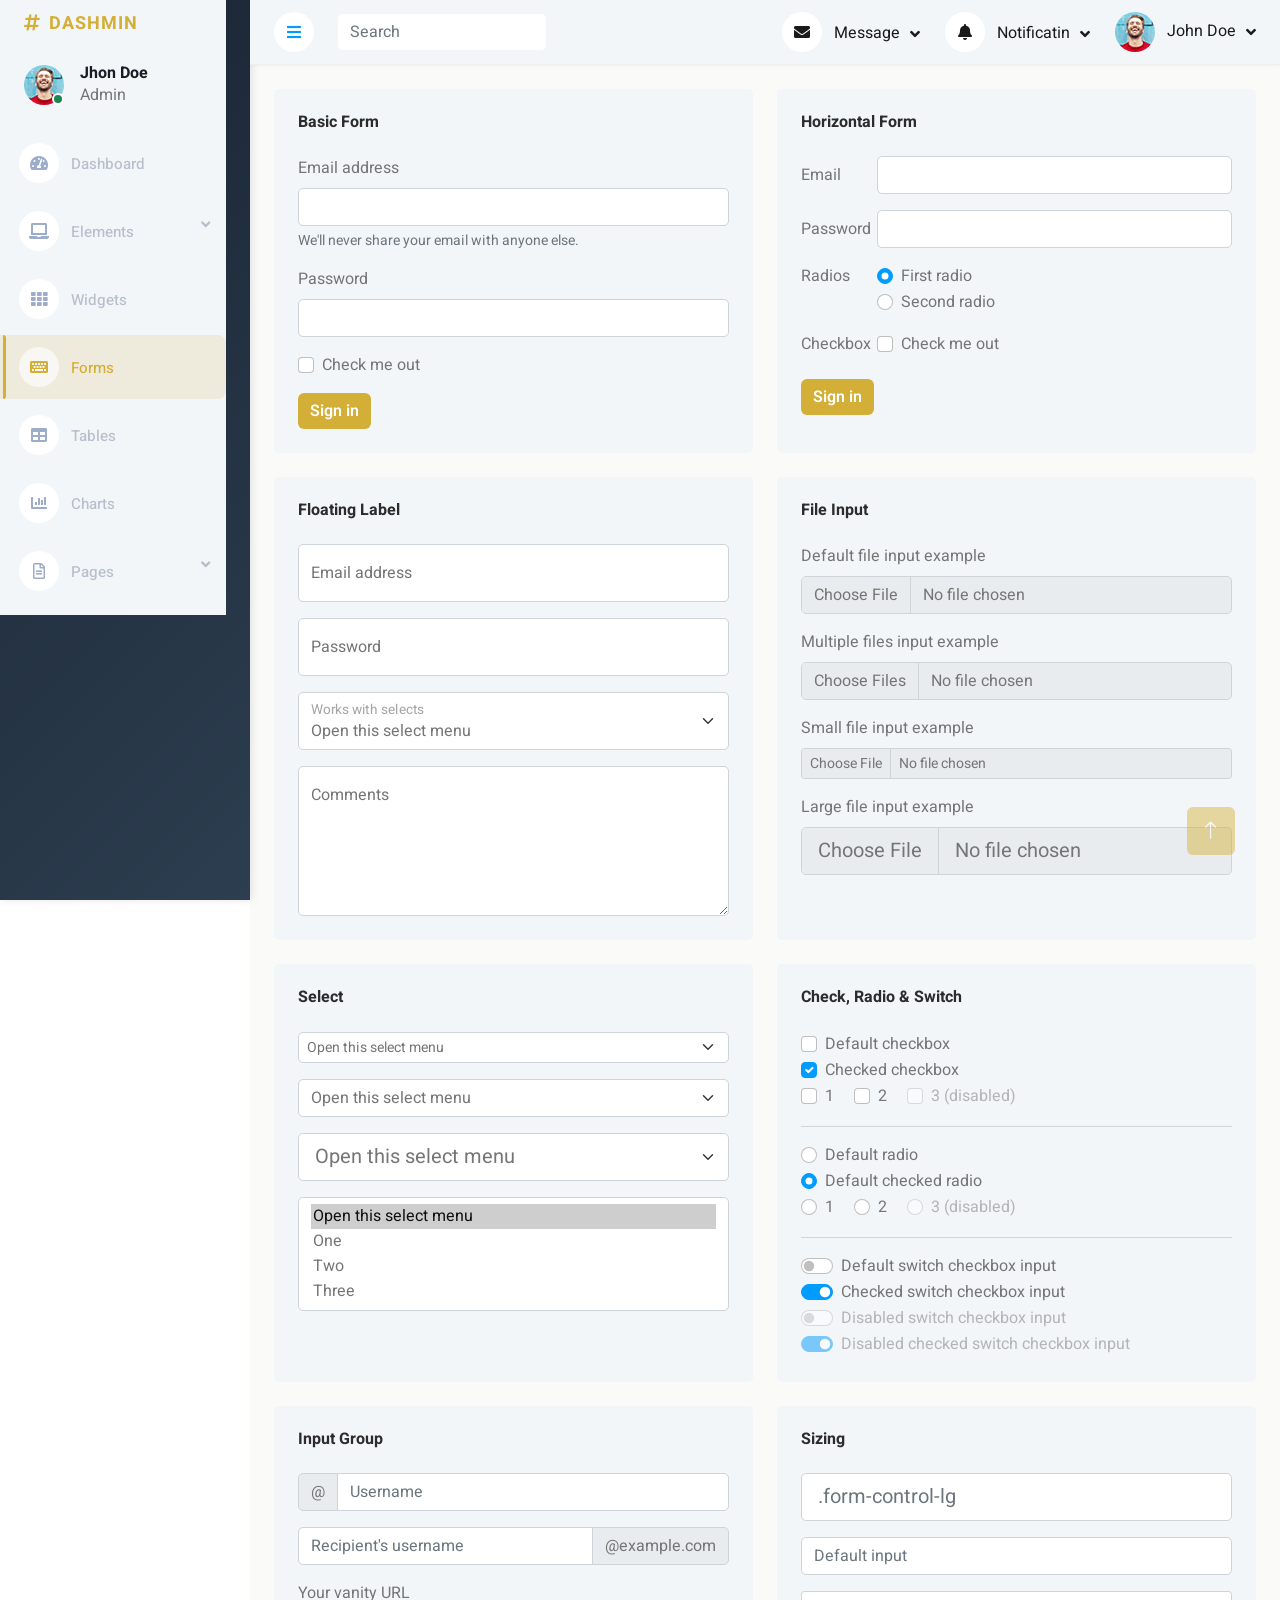
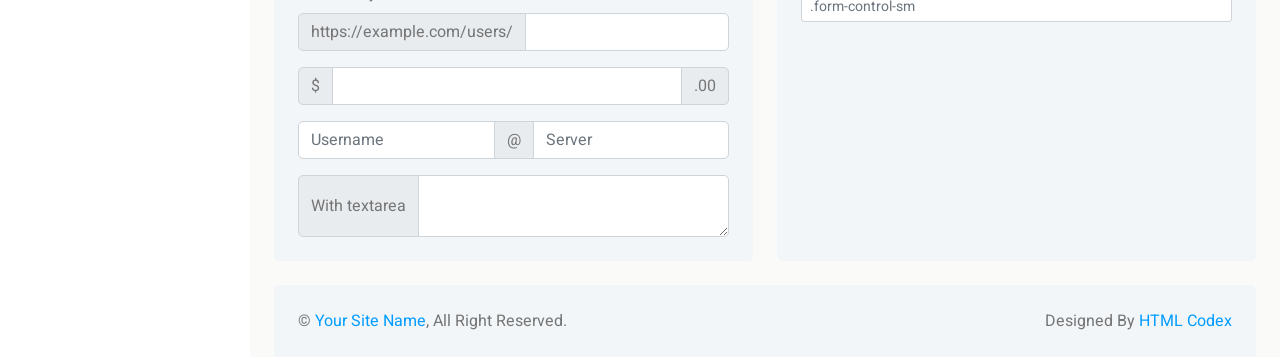
<file: bootstrap-admin-template-free/form.html>
<!DOCTYPE html>
<html lang="en">

<head>
    <meta charset="utf-8">
    <title>DASHMIN - Bootstrap Admin Template</title>
    <meta content="width=device-width, initial-scale=1.0" name="viewport">
    <meta content="" name="keywords">
    <meta content="" name="description">

    <!-- Favicon -->
    <link href="img/favicon.ico" rel="icon">

    <!-- Google Web Fonts -->
    <link rel="preconnect" href="https://fonts.googleapis.com">
    <link rel="preconnect" href="https://fonts.gstatic.com" crossorigin>
    <link href="https://fonts.googleapis.com/css2?family=Heebo:wght@400;500;600;700&display=swap" rel="stylesheet">
    
    <!-- Icon Font Stylesheet -->
    <link href="https://cdnjs.cloudflare.com/ajax/libs/font-awesome/5.10.0/css/all.min.css" rel="stylesheet">
    <link href="https://cdn.jsdelivr.net/npm/bootstrap-icons@1.4.1/font/bootstrap-icons.css" rel="stylesheet">

    <!-- Libraries Stylesheet -->
    <link href="lib/owlcarousel/assets/owl.carousel.min.css" rel="stylesheet">
    <link href="lib/tempusdominus/css/tempusdominus-bootstrap-4.min.css" rel="stylesheet" />

    <!-- Customized Bootstrap Stylesheet -->
    <link href="css/bootstrap.min.css" rel="stylesheet">

    <!-- Template Stylesheet -->
    <link href="css/style.css" rel="stylesheet">
</head>

<body>
    <div class="container-fluid position-relative bg-white d-flex p-0">
        <!-- Spinner Start -->
        <div id="spinner" class="show bg-white position-fixed translate-middle w-100 vh-100 top-50 start-50 d-flex align-items-center justify-content-center">
            <div class="spinner-border text-primary" style="width: 3rem; height: 3rem;" role="status">
                <span class="sr-only">Loading...</span>
            </div>
        </div>
        <!-- Spinner End -->


        <!-- Sidebar Start -->
        <div class="sidebar pe-4 pb-3">
            <nav class="navbar bg-light navbar-light">
                <a href="index.html" class="navbar-brand mx-4 mb-3">
                    <h3 class="text-primary"><i class="fa fa-hashtag me-2"></i>DASHMIN</h3>
                </a>
                <div class="d-flex align-items-center ms-4 mb-4">
                    <div class="position-relative">
                        <img class="rounded-circle" src="img/user.jpg" alt="" style="width: 40px; height: 40px;">
                        <div class="bg-success rounded-circle border border-2 border-white position-absolute end-0 bottom-0 p-1"></div>
                    </div>
                    <div class="ms-3">
                        <h6 class="mb-0">Jhon Doe</h6>
                        <span>Admin</span>
                    </div>
                </div>
                <div class="navbar-nav w-100">
                    <a href="index.html" class="nav-item nav-link"><i class="fa fa-tachometer-alt me-2"></i>Dashboard</a>
                    <div class="nav-item dropdown">
                        <a href="#" class="nav-link dropdown-toggle" data-bs-toggle="dropdown"><i class="fa fa-laptop me-2"></i>Elements</a>
                        <div class="dropdown-menu bg-transparent border-0">
                            <a href="button.html" class="dropdown-item">Buttons</a>
                            <a href="typography.html" class="dropdown-item">Typography</a>
                            <a href="element.html" class="dropdown-item">Other Elements</a>
                        </div>
                    </div>
                    <a href="widget.html" class="nav-item nav-link"><i class="fa fa-th me-2"></i>Widgets</a>
                    <a href="form.html" class="nav-item nav-link active"><i class="fa fa-keyboard me-2"></i>Forms</a>
                    <a href="table.html" class="nav-item nav-link"><i class="fa fa-table me-2"></i>Tables</a>
                    <a href="chart.html" class="nav-item nav-link"><i class="fa fa-chart-bar me-2"></i>Charts</a>
                    <div class="nav-item dropdown">
                        <a href="#" class="nav-link dropdown-toggle" data-bs-toggle="dropdown"><i class="far fa-file-alt me-2"></i>Pages</a>
                        <div class="dropdown-menu bg-transparent border-0">
                            <a href="signin.html" class="dropdown-item">Sign In</a>
                            <a href="signup.html" class="dropdown-item">Sign Up</a>
                            <a href="404.html" class="dropdown-item">404 Error</a>
                            <a href="blank.html" class="dropdown-item">Blank Page</a>
                        </div>
                    </div>
                </div>
            </nav>
        </div>
        <!-- Sidebar End -->


        <!-- Content Start -->
        <div class="content">
            <!-- Navbar Start -->
            <nav class="navbar navbar-expand bg-light navbar-light sticky-top px-4 py-0">
                <a href="index.html" class="navbar-brand d-flex d-lg-none me-4">
                    <h2 class="text-primary mb-0"><i class="fa fa-hashtag"></i></h2>
                </a>
                <a href="#" class="sidebar-toggler flex-shrink-0">
                    <i class="fa fa-bars"></i>
                </a>
                <form class="d-none d-md-flex ms-4">
                    <input class="form-control border-0" type="search" placeholder="Search">
                </form>
                <div class="navbar-nav align-items-center ms-auto">
                    <div class="nav-item dropdown">
                        <a href="#" class="nav-link dropdown-toggle" data-bs-toggle="dropdown">
                            <i class="fa fa-envelope me-lg-2"></i>
                            <span class="d-none d-lg-inline-flex">Message</span>
                        </a>
                        <div class="dropdown-menu dropdown-menu-end bg-light border-0 rounded-0 rounded-bottom m-0">
                            <a href="#" class="dropdown-item">
                                <div class="d-flex align-items-center">
                                    <img class="rounded-circle" src="img/user.jpg" alt="" style="width: 40px; height: 40px;">
                                    <div class="ms-2">
                                        <h6 class="fw-normal mb-0">Jhon send you a message</h6>
                                        <small>15 minutes ago</small>
                                    </div>
                                </div>
                            </a>
                            <hr class="dropdown-divider">
                            <a href="#" class="dropdown-item">
                                <div class="d-flex align-items-center">
                                    <img class="rounded-circle" src="img/user.jpg" alt="" style="width: 40px; height: 40px;">
                                    <div class="ms-2">
                                        <h6 class="fw-normal mb-0">Jhon send you a message</h6>
                                        <small>15 minutes ago</small>
                                    </div>
                                </div>
                            </a>
                            <hr class="dropdown-divider">
                            <a href="#" class="dropdown-item">
                                <div class="d-flex align-items-center">
                                    <img class="rounded-circle" src="img/user.jpg" alt="" style="width: 40px; height: 40px;">
                                    <div class="ms-2">
                                        <h6 class="fw-normal mb-0">Jhon send you a message</h6>
                                        <small>15 minutes ago</small>
                                    </div>
                                </div>
                            </a>
                            <hr class="dropdown-divider">
                            <a href="#" class="dropdown-item text-center">See all message</a>
                        </div>
                    </div>
                    <div class="nav-item dropdown">
                        <a href="#" class="nav-link dropdown-toggle" data-bs-toggle="dropdown">
                            <i class="fa fa-bell me-lg-2"></i>
                            <span class="d-none d-lg-inline-flex">Notificatin</span>
                        </a>
                        <div class="dropdown-menu dropdown-menu-end bg-light border-0 rounded-0 rounded-bottom m-0">
                            <a href="#" class="dropdown-item">
                                <h6 class="fw-normal mb-0">Profile updated</h6>
                                <small>15 minutes ago</small>
                            </a>
                            <hr class="dropdown-divider">
                            <a href="#" class="dropdown-item">
                                <h6 class="fw-normal mb-0">New user added</h6>
                                <small>15 minutes ago</small>
                            </a>
                            <hr class="dropdown-divider">
                            <a href="#" class="dropdown-item">
                                <h6 class="fw-normal mb-0">Password changed</h6>
                                <small>15 minutes ago</small>
                            </a>
                            <hr class="dropdown-divider">
                            <a href="#" class="dropdown-item text-center">See all notifications</a>
                        </div>
                    </div>
                    <div class="nav-item dropdown">
                        <a href="#" class="nav-link dropdown-toggle" data-bs-toggle="dropdown">
                            <img class="rounded-circle me-lg-2" src="img/user.jpg" alt="" style="width: 40px; height: 40px;">
                            <span class="d-none d-lg-inline-flex">John Doe</span>
                        </a>
                        <div class="dropdown-menu dropdown-menu-end bg-light border-0 rounded-0 rounded-bottom m-0">
                            <a href="#" class="dropdown-item">My Profile</a>
                            <a href="#" class="dropdown-item">Settings</a>
                            <a href="#" class="dropdown-item">Log Out</a>
                        </div>
                    </div>
                </div>
            </nav>
            <!-- Navbar End -->


            <!-- Form Start -->
            <div class="container-fluid pt-4 px-4">
                <div class="row g-4">
                    <div class="col-sm-12 col-xl-6">
                        <div class="bg-light rounded h-100 p-4">
                            <h6 class="mb-4">Basic Form</h6>
                            <form>
                                <div class="mb-3">
                                    <label for="exampleInputEmail1" class="form-label">Email address</label>
                                    <input type="email" class="form-control" id="exampleInputEmail1"
                                        aria-describedby="emailHelp">
                                    <div id="emailHelp" class="form-text">We'll never share your email with anyone else.
                                    </div>
                                </div>
                                <div class="mb-3">
                                    <label for="exampleInputPassword1" class="form-label">Password</label>
                                    <input type="password" class="form-control" id="exampleInputPassword1">
                                </div>
                                <div class="mb-3 form-check">
                                    <input type="checkbox" class="form-check-input" id="exampleCheck1">
                                    <label class="form-check-label" for="exampleCheck1">Check me out</label>
                                </div>
                                <button type="submit" class="btn btn-primary">Sign in</button>
                            </form>
                        </div>
                    </div>
                    <div class="col-sm-12 col-xl-6">
                        <div class="bg-light rounded h-100 p-4">
                            <h6 class="mb-4">Horizontal Form</h6>
                            <form>
                                <div class="row mb-3">
                                    <label for="inputEmail3" class="col-sm-2 col-form-label">Email</label>
                                    <div class="col-sm-10">
                                        <input type="email" class="form-control" id="inputEmail3">
                                    </div>
                                </div>
                                <div class="row mb-3">
                                    <label for="inputPassword3" class="col-sm-2 col-form-label">Password</label>
                                    <div class="col-sm-10">
                                        <input type="password" class="form-control" id="inputPassword3">
                                    </div>
                                </div>
                                <fieldset class="row mb-3">
                                    <legend class="col-form-label col-sm-2 pt-0">Radios</legend>
                                    <div class="col-sm-10">
                                        <div class="form-check">
                                            <input class="form-check-input" type="radio" name="gridRadios"
                                                id="gridRadios1" value="option1" checked>
                                            <label class="form-check-label" for="gridRadios1">
                                                First radio
                                            </label>
                                        </div>
                                        <div class="form-check">
                                            <input class="form-check-input" type="radio" name="gridRadios"
                                                id="gridRadios2" value="option2">
                                            <label class="form-check-label" for="gridRadios2">
                                                Second radio
                                            </label>
                                        </div>
                                    </div>
                                </fieldset>
                                <div class="row mb-3">
                                    <legend class="col-form-label col-sm-2 pt-0">Checkbox</legend>
                                    <div class="col-sm-10">
                                        <div class="form-check">
                                            <input class="form-check-input" type="checkbox" id="gridCheck1">
                                            <label class="form-check-label" for="gridCheck1">
                                                Check me out
                                            </label>
                                        </div>
                                    </div>
                                </div>
                                <button type="submit" class="btn btn-primary">Sign in</button>
                            </form>
                        </div>
                    </div>
                    <div class="col-sm-12 col-xl-6">
                        <div class="bg-light rounded h-100 p-4">
                            <h6 class="mb-4">Floating Label</h6>
                            <div class="form-floating mb-3">
                                <input type="email" class="form-control" id="floatingInput"
                                    placeholder="name@example.com">
                                <label for="floatingInput">Email address</label>
                            </div>
                            <div class="form-floating mb-3">
                                <input type="password" class="form-control" id="floatingPassword"
                                    placeholder="Password">
                                <label for="floatingPassword">Password</label>
                            </div>
                            <div class="form-floating mb-3">
                                <select class="form-select" id="floatingSelect"
                                    aria-label="Floating label select example">
                                    <option selected>Open this select menu</option>
                                    <option value="1">One</option>
                                    <option value="2">Two</option>
                                    <option value="3">Three</option>
                                </select>
                                <label for="floatingSelect">Works with selects</label>
                            </div>
                            <div class="form-floating">
                                <textarea class="form-control" placeholder="Leave a comment here"
                                    id="floatingTextarea" style="height: 150px;"></textarea>
                                <label for="floatingTextarea">Comments</label>
                            </div>
                        </div>
                    </div>
                    <div class="col-sm-12 col-xl-6">
                        <div class="bg-light rounded h-100 p-4">
                            <h6 class="mb-4">File Input</h6>
                            <div class="mb-3">
                                <label for="formFile" class="form-label">Default file input example</label>
                                <input class="form-control" type="file" id="formFile">
                            </div>
                            <div class="mb-3">
                                <label for="formFileMultiple" class="form-label">Multiple files input example</label>
                                <input class="form-control" type="file" id="formFileMultiple" multiple>
                            </div>
                            <div class="mb-3">
                                <label for="formFileSm" class="form-label">Small file input example</label>
                                <input class="form-control form-control-sm" id="formFileSm" type="file">
                            </div>
                            <div>
                                <label for="formFileLg" class="form-label">Large file input example</label>
                                <input class="form-control form-control-lg" id="formFileLg" type="file">
                            </div>
                        </div>
                    </div>
                    <div class="col-sm-12 col-xl-6">
                        <div class="bg-light rounded h-100 p-4">
                            <h6 class="mb-4">Select</h6>
                            <select class="form-select form-select-sm mb-3" aria-label=".form-select-sm example">
                                <option selected>Open this select menu</option>
                                <option value="1">One</option>
                                <option value="2">Two</option>
                                <option value="3">Three</option>
                            </select>
                            <select class="form-select mb-3" aria-label="Default select example">
                                <option selected>Open this select menu</option>
                                <option value="1">One</option>
                                <option value="2">Two</option>
                                <option value="3">Three</option>
                            </select>
                            <select class="form-select form-select-lg mb-3" aria-label=".form-select-lg example">
                                <option selected>Open this select menu</option>
                                <option value="1">One</option>
                                <option value="2">Two</option>
                                <option value="3">Three</option>
                            </select>
                            <select class="form-select" multiple aria-label="multiple select example">
                                <option selected>Open this select menu</option>
                                <option value="1">One</option>
                                <option value="2">Two</option>
                                <option value="3">Three</option>
                            </select>
                        </div>
                    </div>
                    <div class="col-sm-12 col-xl-6">
                        <div class="bg-light rounded h-100 p-4">
                            <h6 class="mb-4">Check, Radio & Switch</h6>
                            <div class="form-check">
                                <input class="form-check-input" type="checkbox" value="" id="flexCheckDefault">
                                <label class="form-check-label" for="flexCheckDefault">
                                    Default checkbox
                                </label>
                            </div>
                            <div class="form-check">
                                <input class="form-check-input" type="checkbox" value="" id="flexCheckChecked" checked>
                                <label class="form-check-label" for="flexCheckChecked">
                                    Checked checkbox
                                </label>
                            </div>
                            <div class="form-check form-check-inline">
                                <input class="form-check-input" type="checkbox" id="inlineCheckbox1" value="option1">
                                <label class="form-check-label" for="inlineCheckbox1">1</label>
                            </div>
                            <div class="form-check form-check-inline">
                                <input class="form-check-input" type="checkbox" id="inlineCheckbox2" value="option2">
                                <label class="form-check-label" for="inlineCheckbox2">2</label>
                            </div>
                            <div class="form-check form-check-inline">
                                <input class="form-check-input" type="checkbox" id="inlineCheckbox3" value="option3"
                                    disabled>
                                <label class="form-check-label" for="inlineCheckbox3">3 (disabled)</label>
                            </div>
                            <hr>
                            <div class="form-check">
                                <input class="form-check-input" type="radio" name="flexRadioDefault"
                                    id="flexRadioDefault1">
                                <label class="form-check-label" for="flexRadioDefault1">
                                    Default radio
                                </label>
                            </div>
                            <div class="form-check">
                                <input class="form-check-input" type="radio" name="flexRadioDefault"
                                    id="flexRadioDefault2" checked>
                                <label class="form-check-label" for="flexRadioDefault2">
                                    Default checked radio
                                </label>
                            </div>
                            <div class="form-check form-check-inline">
                                <input class="form-check-input" type="radio" name="inlineRadioOptions" id="inlineRadio1"
                                    value="option1">
                                <label class="form-check-label" for="inlineRadio1">1</label>
                            </div>
                            <div class="form-check form-check-inline">
                                <input class="form-check-input" type="radio" name="inlineRadioOptions" id="inlineRadio2"
                                    value="option2">
                                <label class="form-check-label" for="inlineRadio2">2</label>
                            </div>
                            <div class="form-check form-check-inline">
                                <input class="form-check-input" type="radio" name="inlineRadioOptions" id="inlineRadio3"
                                    value="option3" disabled>
                                <label class="form-check-label" for="inlineRadio3">3 (disabled)</label>
                            </div>
                            <hr>
                            <div class="form-check form-switch">
                                <input class="form-check-input" type="checkbox" role="switch"
                                    id="flexSwitchCheckDefault">
                                <label class="form-check-label" for="flexSwitchCheckDefault">Default switch checkbox
                                    input</label>
                            </div>
                            <div class="form-check form-switch">
                                <input class="form-check-input" type="checkbox" role="switch"
                                    id="flexSwitchCheckChecked" checked>
                                <label class="form-check-label" for="flexSwitchCheckChecked">Checked switch checkbox
                                    input</label>
                            </div>
                            <div class="form-check form-switch">
                                <input class="form-check-input" type="checkbox" role="switch"
                                    id="flexSwitchCheckDisabled" disabled>
                                <label class="form-check-label" for="flexSwitchCheckDisabled">Disabled switch checkbox
                                    input</label>
                            </div>
                            <div class="form-check form-switch">
                                <input class="form-check-input" type="checkbox" role="switch"
                                    id="flexSwitchCheckCheckedDisabled" checked disabled>
                                <label class="form-check-label" for="flexSwitchCheckCheckedDisabled">Disabled checked
                                    switch checkbox input</label>
                            </div>
                        </div>
                    </div>
                    <div class="col-sm-12 col-xl-6">
                        <div class="bg-light rounded h-100 p-4">
                            <h6 class="mb-4">Input Group</h6>
                            <div class="input-group mb-3">
                                <span class="input-group-text" id="basic-addon1">@</span>
                                <input type="text" class="form-control" placeholder="Username" aria-label="Username"
                                    aria-describedby="basic-addon1">
                            </div>
                            <div class="input-group mb-3">
                                <input type="text" class="form-control" placeholder="Recipient's username"
                                    aria-label="Recipient's username" aria-describedby="basic-addon2">
                                <span class="input-group-text" id="basic-addon2">@example.com</span>
                            </div>
                            <label for="basic-url" class="form-label">Your vanity URL</label>
                            <div class="input-group mb-3">
                                <span class="input-group-text" id="basic-addon3">https://example.com/users/</span>
                                <input type="text" class="form-control" id="basic-url" aria-describedby="basic-addon3">
                            </div>
                            <div class="input-group mb-3">
                                <span class="input-group-text">$</span>
                                <input type="text" class="form-control" aria-label="Amount (to the nearest dollar)">
                                <span class="input-group-text">.00</span>
                            </div>
                            <div class="input-group mb-3">
                                <input type="text" class="form-control" placeholder="Username" aria-label="Username">
                                <span class="input-group-text">@</span>
                                <input type="text" class="form-control" placeholder="Server" aria-label="Server">
                            </div>
                            <div class="input-group">
                                <span class="input-group-text">With textarea</span>
                                <textarea class="form-control" aria-label="With textarea"></textarea>
                            </div>
                        </div>
                    </div>
                    <div class="col-sm-12 col-xl-6">
                        <div class="bg-light rounded h-100 p-4">
                            <h6 class="mb-4">Sizing</h6>
                            <input class="form-control form-control-lg mb-3" type="text" placeholder=".form-control-lg"
                                aria-label=".form-control-lg example">
                            <input class="form-control mb-3" type="text" placeholder="Default input"
                                aria-label="default input example">
                            <input class="form-control form-control-sm" type="text" placeholder=".form-control-sm"
                                aria-label=".form-control-sm example">
                        </div>
                    </div>
                </div>
            </div>
            <!-- Form End -->


            <!-- Footer Start -->
            <div class="container-fluid pt-4 px-4">
                <div class="bg-light rounded-top p-4">
                    <div class="row">
                        <div class="col-12 col-sm-6 text-center text-sm-start">
                            &copy; <a href="#">Your Site Name</a>, All Right Reserved. 
                        </div>
                        <div class="col-12 col-sm-6 text-center text-sm-end">
                            <!--/*** This template is free as long as you keep the footer author’s credit link/attribution link/backlink. If you'd like to use the template without the footer author’s credit link/attribution link/backlink, you can purchase the Credit Removal License from "https://htmlcodex.com/credit-removal". Thank you for your support. ***/-->
                            Designed By <a href="https://htmlcodex.com">HTML Codex</a>
                        </div>
                    </div>
                </div>
            </div>
            <!-- Footer End -->
        </div>
        <!-- Content End -->


        <!-- Back to Top -->
        <a href="#" class="btn btn-lg btn-primary btn-lg-square back-to-top"><i class="bi bi-arrow-up"></i></a>
    </div>

    <!-- JavaScript Libraries -->
    <script src="https://code.jquery.com/jquery-3.4.1.min.js"></script>
    <script src="https://cdn.jsdelivr.net/npm/bootstrap@5.0.0/dist/js/bootstrap.bundle.min.js"></script>
    <script src="lib/chart/chart.min.js"></script>
    <script src="lib/easing/easing.min.js"></script>
    <script src="lib/waypoints/waypoints.min.js"></script>
    <script src="lib/owlcarousel/owl.carousel.min.js"></script>
    <script src="lib/tempusdominus/js/moment.min.js"></script>
    <script src="lib/tempusdominus/js/moment-timezone.min.js"></script>
    <script src="lib/tempusdominus/js/tempusdominus-bootstrap-4.min.js"></script>

    <!-- Template Javascript -->
    <script src="js/main.js"></script>
</body>

</html>
</file>
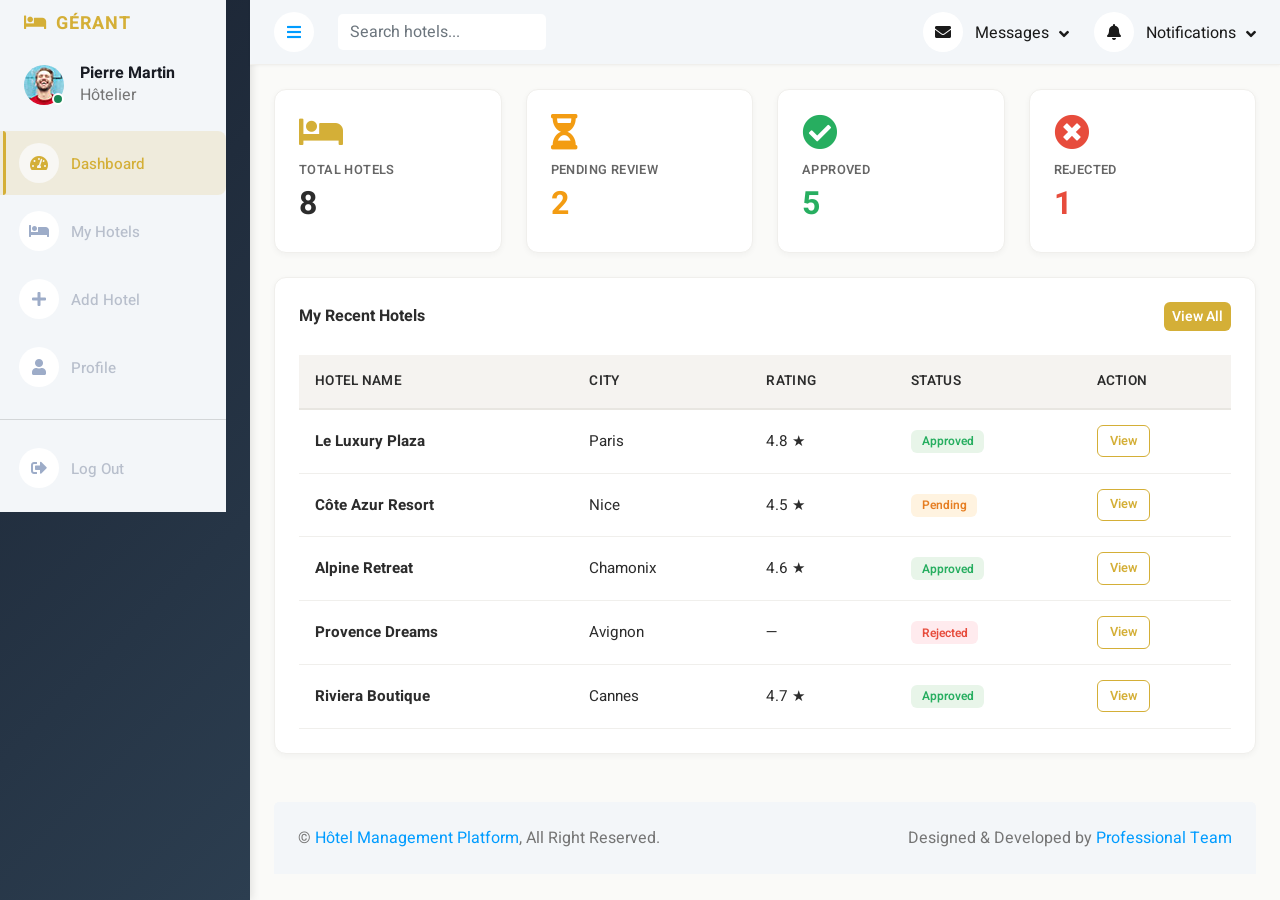
<file: bootstrap-admin-template-free/gerant-dashboard.html>
<!DOCTYPE html>
<html lang="en">

<head>
    <meta charset="utf-8">
    <title>Gérant Dashboard - Hotel Manager</title>
    <meta content="width=device-width, initial-scale=1.0" name="viewport">
    <meta content="" name="keywords">
    <meta content="" name="description">

    <!-- Favicon -->
    <link href="img/favicon.ico" rel="icon">

    <!-- Google Web Fonts -->
    <link rel="preconnect" href="https://fonts.googleapis.com">
    <link rel="preconnect" href="https://fonts.gstatic.com" crossorigin>
    <link href="https://fonts.googleapis.com/css2?family=Heebo:wght@400;500;600;700&display=swap" rel="stylesheet">
    
    <!-- Icon Font Stylesheet -->
    <link href="https://cdnjs.cloudflare.com/ajax/libs/font-awesome/5.10.0/css/all.min.css" rel="stylesheet">
    <link href="https://cdn.jsdelivr.net/npm/bootstrap-icons@1.4.1/font/bootstrap-icons.css" rel="stylesheet">

    <!-- Customized Bootstrap Stylesheet -->
    <link href="css/bootstrap.min.css" rel="stylesheet">

    <!-- Template Stylesheet -->
    <link href="css/style.css" rel="stylesheet">
</head>

<body>
    <div class="container-fluid position-relative bg-white d-flex p-0">
        <!-- Spinner Start -->
        <div id="spinner" class="show bg-white position-fixed translate-middle w-100 vh-100 top-50 start-50 d-flex align-items-center justify-content-center">
            <div class="spinner-border text-primary" style="width: 3rem; height: 3rem;" role="status">
                <span class="sr-only">Loading...</span>
            </div>
        </div>
        <!-- Spinner End -->

        <!-- Sidebar Start -->
        <div class="sidebar pe-4 pb-3">
            <nav class="navbar bg-light navbar-light">
                <a href="gerant-dashboard.html" class="navbar-brand mx-4 mb-3">
                    <h3 class="text-primary"><i class="fa fa-bed me-2"></i>GÉRANT</h3>
                </a>
                <div class="d-flex align-items-center ms-4 mb-4">
                    <div class="position-relative">
                        <img class="rounded-circle" src="img/user.jpg" alt="" style="width: 40px; height: 40px;">
                        <div class="bg-success rounded-circle border border-2 border-white position-absolute end-0 bottom-0 p-1"></div>
                    </div>
                    <div class="ms-3">
                        <h6 class="mb-0">Pierre Martin</h6>
                        <span>Hôtelier</span>
                    </div>
                </div>
                <div class="navbar-nav w-100">
                    <a href="gerant-dashboard.html" class="nav-item nav-link active"><i class="fa fa-tachometer-alt me-2"></i>Dashboard</a>
                    <a href="gerant-hotels.html" class="nav-item nav-link"><i class="fa fa-bed me-2"></i>My Hotels</a>
                    <a href="gerant-hotel-create.html" class="nav-item nav-link"><i class="fa fa-plus me-2"></i>Add Hotel</a>
                    <a href="gerant-profile.html" class="nav-item nav-link"><i class="fa fa-user me-2"></i>Profile</a>
                    <hr class="my-3" style="border-color: rgba(255,255,255,0.1);">
                    <a href="signin.html" class="nav-item nav-link"><i class="fa fa-sign-out-alt me-2"></i>Log Out</a>
                </div>
            </nav>
        </div>
        <!-- Sidebar End -->

        <!-- Content Start -->
        <div class="content">
            <!-- Navbar Start -->
            <nav class="navbar navbar-expand bg-light navbar-light sticky-top px-4 py-0">
                <a href="gerant-dashboard.html" class="navbar-brand d-flex d-lg-none me-4">
                    <h2 class="text-primary mb-0"><i class="fa fa-bed"></i></h2>
                </a>
                <a href="#" class="sidebar-toggler flex-shrink-0">
                    <i class="fa fa-bars"></i>
                </a>
                <form class="d-none d-md-flex ms-4">
                    <input class="form-control border-0" type="search" placeholder="Search hotels...">
                </form>
                <div class="navbar-nav align-items-center ms-auto">
                    <div class="nav-item dropdown">
                        <a href="#" class="nav-link dropdown-toggle" data-bs-toggle="dropdown">
                            <i class="fa fa-envelope me-lg-2"></i>
                            <span class="d-none d-lg-inline-flex">Messages</span>
                        </a>
                        <div class="dropdown-menu dropdown-menu-end bg-light border-0 rounded-0 rounded-bottom m-0">
                            <a href="#" class="dropdown-item">
                                <div class="d-flex align-items-center">
                                    <img class="rounded-circle" src="img/user.jpg" alt="" style="width: 40px; height: 40px;">
                                    <div class="ms-2">
                                        <h6 class="fw-normal mb-0">Your hotel was approved</h6>
                                        <small>2 hours ago</small>
                                    </div>
                                </div>
                            </a>
                            <hr class="m-0">
                            <a href="#" class="dropdown-item">
                                <div class="d-flex align-items-center">
                                    <img class="rounded-circle" src="img/user.jpg" alt="" style="width: 40px; height: 40px;">
                                    <div class="ms-2">
                                        <h6 class="fw-normal mb-0">Admin sent feedback</h6>
                                        <small>5 hours ago</small>
                                    </div>
                                </div>
                            </a>
                        </div>
                    </div>
                    <div class="nav-item dropdown">
                        <a href="#" class="nav-link dropdown-toggle" data-bs-toggle="dropdown">
                            <i class="fa fa-bell me-lg-2"></i>
                            <span class="d-none d-lg-inline-flex">Notifications</span>
                        </a>
                        <div class="dropdown-menu dropdown-menu-end bg-light border-0 rounded-0 rounded-bottom m-0">
                            <a href="#" class="dropdown-item">15 minutes ago</a>
                            <a href="#" class="dropdown-item">30 minutes ago</a>
                            <a href="#" class="dropdown-item">1 hour ago</a>
                        </div>
                    </div>
                </div>
            </nav>
            <!-- Navbar End -->

            <!-- KPI Stats Start -->
            <div class="container-fluid pt-4 px-4">
                <div class="row g-4">
                    <div class="col-sm-6 col-xl-3">
                        <div class="kpi-card">
                            <div class="p-4">
                                <i class="fa fa-bed fa-3x kpi-icon primary-gold"></i>
                                <p class="kpi-label">Total Hotels</p>
                                <h6 class="kpi-value">8</h6>
                            </div>
                        </div>
                    </div>
                    <div class="col-sm-6 col-xl-3">
                        <div class="kpi-card">
                            <div class="p-4">
                                <i class="fa fa-hourglass-half fa-3x kpi-icon warning-gold"></i>
                                <p class="kpi-label">Pending Review</p>
                                <h6 class="kpi-value" style="color: var(--warning);">2</h6>
                            </div>
                        </div>
                    </div>
                    <div class="col-sm-6 col-xl-3">
                        <div class="kpi-card">
                            <div class="p-4">
                                <i class="fa fa-check-circle fa-3x kpi-icon success-green"></i>
                                <p class="kpi-label">Approved</p>
                                <h6 class="kpi-value" style="color: var(--success);">5</h6>
                            </div>
                        </div>
                    </div>
                    <div class="col-sm-6 col-xl-3">
                        <div class="kpi-card">
                            <div class="p-4">
                                <i class="fa fa-times-circle fa-3x kpi-icon danger-red"></i>
                                <p class="kpi-label">Rejected</p>
                                <h6 class="kpi-value" style="color: var(--danger);">1</h6>
                            </div>
                        </div>
                    </div>
                </div>
            </div>
            <!-- KPI Stats End -->

            <!-- Recent Hotels Start -->
            <div class="container-fluid pt-4 px-4 mb-4">
                <div class="row g-4">
                    <div class="col-12">
                        <div class="table-container">
                            <div style="padding: 1.5rem;">
                                <div class="d-flex align-items-center justify-content-between mb-4">
                                    <h6 class="mb-0">My Recent Hotels</h6>
                                    <a href="gerant-hotels.html" class="btn btn-primary btn-sm">View All</a>
                                </div>
                                <div class="table-responsive">
                                    <table class="table table-hover mb-0">
                                        <thead>
                                            <tr>
                                                <th scope="col">Hotel Name</th>
                                                <th scope="col">City</th>
                                                <th scope="col">Rating</th>
                                                <th scope="col">Status</th>
                                                <th scope="col">Action</th>
                                            </tr>
                                        </thead>
                                        <tbody>
                                            <tr>
                                                <td><strong>Le Luxury Plaza</strong></td>
                                                <td>Paris</td>
                                                <td>4.8 ★</td>
                                                <td><span class="badge badge-approved">Approved</span></td>
                                                <td><a href="gerant-hotel-show.html" class="btn btn-sm btn-review">View</a></td>
                                            </tr>
                                            <tr>
                                                <td><strong>Côte Azur Resort</strong></td>
                                                <td>Nice</td>
                                                <td>4.5 ★</td>
                                                <td><span class="badge badge-pending">Pending</span></td>
                                                <td><a href="gerant-hotel-show.html" class="btn btn-sm btn-review">View</a></td>
                                            </tr>
                                            <tr>
                                                <td><strong>Alpine Retreat</strong></td>
                                                <td>Chamonix</td>
                                                <td>4.6 ★</td>
                                                <td><span class="badge badge-approved">Approved</span></td>
                                                <td><a href="gerant-hotel-show.html" class="btn btn-sm btn-review">View</a></td>
                                            </tr>
                                            <tr>
                                                <td><strong>Provence Dreams</strong></td>
                                                <td>Avignon</td>
                                                <td>—</td>
                                                <td><span class="badge badge-rejected">Rejected</span></td>
                                                <td><a href="gerant-hotel-show.html" class="btn btn-sm btn-review">View</a></td>
                                            </tr>
                                            <tr>
                                                <td><strong>Riviera Boutique</strong></td>
                                                <td>Cannes</td>
                                                <td>4.7 ★</td>
                                                <td><span class="badge badge-approved">Approved</span></td>
                                                <td><a href="gerant-hotel-show.html" class="btn btn-sm btn-review">View</a></td>
                                            </tr>
                                        </tbody>
                                    </table>
                                </div>
                            </div>
                        </div>
                    </div>
                </div>
            </div>
            <!-- Recent Hotels End -->

            <!-- Footer Start -->
            <div class="container-fluid pt-4 px-4">
                <div class="bg-light rounded-top p-4">
                    <div class="row">
                        <div class="col-12 col-sm-6 text-center text-sm-start">
                            &copy; <a href="#">Hôtel Management Platform</a>, All Right Reserved.
                        </div>
                        <div class="col-12 col-sm-6 text-center text-sm-end">
                            Designed &amp; Developed by <a href="#">Professional Team</a>
                        </div>
                    </div>
                </div>
            </div>
            <!-- Footer End -->
        </div>
        <!-- Content End -->
    </div>

    <!-- JavaScript Libraries -->
    <script src="https://code.jquery.com/jquery-3.4.1.min.js"></script>
    <script src="https://cdn.jsdelivr.net/npm/bootstrap@5.0.0/dist/js/bootstrap.bundle.min.js"></script>
    <script src="lib/chart/chart.min.js"></script>
    <script src="lib/easing/easing.min.js"></script>
    <script src="lib/waypoints/waypoints.min.js"></script>
    <script src="lib/owlcarousel/owl.carousel.min.js"></script>
    <script src="lib/tempusdominus/js/moment.min.js"></script>
    <script src="lib/tempusdominus/js/tempusdominus-bootstrap-4.min.js"></script>

    <!-- Template Javascript -->
    <script src="js/main.js"></script>
</body>

</html>
</file>
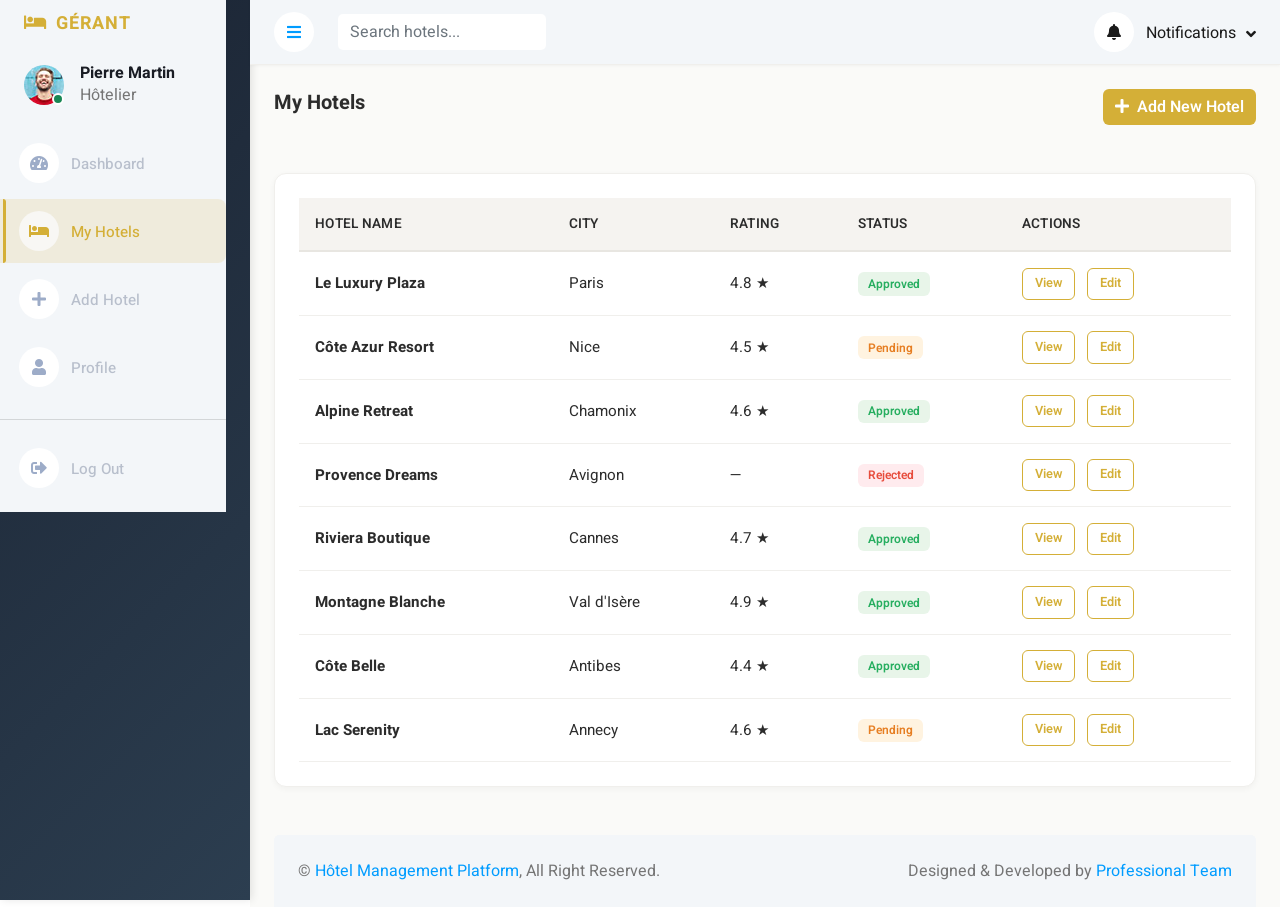
<file: bootstrap-admin-template-free/gerant-hotels.html>
<!DOCTYPE html>
<html lang="en">

<head>
    <meta charset="utf-8">
    <title>My Hotels - Gérant Dashboard</title>
    <meta content="width=device-width, initial-scale=1.0" name="viewport">

    <!-- Favicon -->
    <link href="img/favicon.ico" rel="icon">

    <!-- Google Web Fonts -->
    <link rel="preconnect" href="https://fonts.googleapis.com">
    <link rel="preconnect" href="https://fonts.gstatic.com" crossorigin>
    <link href="https://fonts.googleapis.com/css2?family=Heebo:wght@400;500;600;700&display=swap" rel="stylesheet">
    
    <!-- Icon Font Stylesheet -->
    <link href="https://cdnjs.cloudflare.com/ajax/libs/font-awesome/5.10.0/css/all.min.css" rel="stylesheet">
    <link href="https://cdn.jsdelivr.net/npm/bootstrap-icons@1.4.1/font/bootstrap-icons.css" rel="stylesheet">

    <!-- Customized Bootstrap Stylesheet -->
    <link href="css/bootstrap.min.css" rel="stylesheet">

    <!-- Template Stylesheet -->
    <link href="css/style.css" rel="stylesheet">
</head>

<body>
    <div class="container-fluid position-relative bg-white d-flex p-0">
        <!-- Spinner Start -->
        <div id="spinner" class="show bg-white position-fixed translate-middle w-100 vh-100 top-50 start-50 d-flex align-items-center justify-content-center">
            <div class="spinner-border text-primary" style="width: 3rem; height: 3rem;" role="status">
                <span class="sr-only">Loading...</span>
            </div>
        </div>
        <!-- Spinner End -->

        <!-- Sidebar Start -->
        <div class="sidebar pe-4 pb-3">
            <nav class="navbar bg-light navbar-light">
                <a href="gerant-dashboard.html" class="navbar-brand mx-4 mb-3">
                    <h3 class="text-primary"><i class="fa fa-bed me-2"></i>GÉRANT</h3>
                </a>
                <div class="d-flex align-items-center ms-4 mb-4">
                    <div class="position-relative">
                        <img class="rounded-circle" src="img/user.jpg" alt="" style="width: 40px; height: 40px;">
                        <div class="bg-success rounded-circle border border-2 border-white position-absolute end-0 bottom-0 p-1"></div>
                    </div>
                    <div class="ms-3">
                        <h6 class="mb-0">Pierre Martin</h6>
                        <span>Hôtelier</span>
                    </div>
                </div>
                <div class="navbar-nav w-100">
                    <a href="gerant-dashboard.html" class="nav-item nav-link"><i class="fa fa-tachometer-alt me-2"></i>Dashboard</a>
                    <a href="gerant-hotels.html" class="nav-item nav-link active"><i class="fa fa-bed me-2"></i>My Hotels</a>
                    <a href="gerant-hotel-create.html" class="nav-item nav-link"><i class="fa fa-plus me-2"></i>Add Hotel</a>
                    <a href="gerant-profile.html" class="nav-item nav-link"><i class="fa fa-user me-2"></i>Profile</a>
                    <hr class="my-3" style="border-color: rgba(255,255,255,0.1);">
                    <a href="signin.html" class="nav-item nav-link"><i class="fa fa-sign-out-alt me-2"></i>Log Out</a>
                </div>
            </nav>
        </div>
        <!-- Sidebar End -->

        <!-- Content Start -->
        <div class="content">
            <!-- Navbar Start -->
            <nav class="navbar navbar-expand bg-light navbar-light sticky-top px-4 py-0">
                <a href="gerant-hotels.html" class="navbar-brand d-flex d-lg-none me-4">
                    <h2 class="text-primary mb-0"><i class="fa fa-bed"></i></h2>
                </a>
                <a href="#" class="sidebar-toggler flex-shrink-0">
                    <i class="fa fa-bars"></i>
                </a>
                <form class="d-none d-md-flex ms-4">
                    <input class="form-control border-0" type="search" placeholder="Search hotels...">
                </form>
                <div class="navbar-nav align-items-center ms-auto">
                    <div class="nav-item dropdown">
                        <a href="#" class="nav-link dropdown-toggle" data-bs-toggle="dropdown">
                            <i class="fa fa-bell me-lg-2"></i>
                            <span class="d-none d-lg-inline-flex">Notifications</span>
                        </a>
                        <div class="dropdown-menu dropdown-menu-end bg-light border-0 rounded-0 rounded-bottom m-0">
                            <a href="#" class="dropdown-item">15 minutes ago</a>
                            <a href="#" class="dropdown-item">30 minutes ago</a>
                            <a href="#" class="dropdown-item">1 hour ago</a>
                        </div>
                    </div>
                </div>
            </nav>
            <!-- Navbar End -->

            <!-- Page Header -->
            <div class="container-fluid pt-4 px-4">
                <div class="row g-4">
                    <div class="col-12">
                        <div class="d-flex justify-content-between align-items-center mb-4">
                            <h5 style="color: var(--text-primary); font-weight: 700;">My Hotels</h5>
                            <a href="gerant-hotel-create.html" class="btn btn-primary">
                                <i class="fa fa-plus me-2"></i>Add New Hotel
                            </a>
                        </div>
                    </div>
                </div>
            </div>
            <!-- Page Header End -->

            <!-- Hotels Table Start -->
            <div class="container-fluid pt-4 px-4 mb-4">
                <div class="row g-4">
                    <div class="col-12">
                        <div class="table-container">
                            <div style="padding: 1.5rem;">
                                <div class="table-responsive">
                                    <table class="table table-hover mb-0">
                                        <thead>
                                            <tr>
                                                <th scope="col">Hotel Name</th>
                                                <th scope="col">City</th>
                                                <th scope="col">Rating</th>
                                                <th scope="col">Status</th>
                                                <th scope="col">Actions</th>
                                            </tr>
                                        </thead>
                                        <tbody>
                                            <tr>
                                                <td><strong>Le Luxury Plaza</strong></td>
                                                <td>Paris</td>
                                                <td>4.8 ★</td>
                                                <td><span class="badge badge-approved">Approved</span></td>
                                                <td>
                                                    <a href="gerant-hotel-show.html" class="btn btn-sm btn-review me-2">View</a>
                                                    <a href="gerant-hotel-edit.html" class="btn btn-sm btn-review">Edit</a>
                                                </td>
                                            </tr>
                                            <tr>
                                                <td><strong>Côte Azur Resort</strong></td>
                                                <td>Nice</td>
                                                <td>4.5 ★</td>
                                                <td><span class="badge badge-pending">Pending</span></td>
                                                <td>
                                                    <a href="gerant-hotel-show.html" class="btn btn-sm btn-review me-2">View</a>
                                                    <a href="gerant-hotel-edit.html" class="btn btn-sm btn-review">Edit</a>
                                                </td>
                                            </tr>
                                            <tr>
                                                <td><strong>Alpine Retreat</strong></td>
                                                <td>Chamonix</td>
                                                <td>4.6 ★</td>
                                                <td><span class="badge badge-approved">Approved</span></td>
                                                <td>
                                                    <a href="gerant-hotel-show.html" class="btn btn-sm btn-review me-2">View</a>
                                                    <a href="gerant-hotel-edit.html" class="btn btn-sm btn-review">Edit</a>
                                                </td>
                                            </tr>
                                            <tr>
                                                <td><strong>Provence Dreams</strong></td>
                                                <td>Avignon</td>
                                                <td>—</td>
                                                <td><span class="badge badge-rejected">Rejected</span></td>
                                                <td>
                                                    <a href="gerant-hotel-show.html" class="btn btn-sm btn-review me-2">View</a>
                                                    <a href="gerant-hotel-edit.html" class="btn btn-sm btn-review">Edit</a>
                                                </td>
                                            </tr>
                                            <tr>
                                                <td><strong>Riviera Boutique</strong></td>
                                                <td>Cannes</td>
                                                <td>4.7 ★</td>
                                                <td><span class="badge badge-approved">Approved</span></td>
                                                <td>
                                                    <a href="gerant-hotel-show.html" class="btn btn-sm btn-review me-2">View</a>
                                                    <a href="gerant-hotel-edit.html" class="btn btn-sm btn-review">Edit</a>
                                                </td>
                                            </tr>
                                            <tr>
                                                <td><strong>Montagne Blanche</strong></td>
                                                <td>Val d'Isère</td>
                                                <td>4.9 ★</td>
                                                <td><span class="badge badge-approved">Approved</span></td>
                                                <td>
                                                    <a href="gerant-hotel-show.html" class="btn btn-sm btn-review me-2">View</a>
                                                    <a href="gerant-hotel-edit.html" class="btn btn-sm btn-review">Edit</a>
                                                </td>
                                            </tr>
                                            <tr>
                                                <td><strong>Côte Belle</strong></td>
                                                <td>Antibes</td>
                                                <td>4.4 ★</td>
                                                <td><span class="badge badge-approved">Approved</span></td>
                                                <td>
                                                    <a href="gerant-hotel-show.html" class="btn btn-sm btn-review me-2">View</a>
                                                    <a href="gerant-hotel-edit.html" class="btn btn-sm btn-review">Edit</a>
                                                </td>
                                            </tr>
                                            <tr>
                                                <td><strong>Lac Serenity</strong></td>
                                                <td>Annecy</td>
                                                <td>4.6 ★</td>
                                                <td><span class="badge badge-pending">Pending</span></td>
                                                <td>
                                                    <a href="gerant-hotel-show.html" class="btn btn-sm btn-review me-2">View</a>
                                                    <a href="gerant-hotel-edit.html" class="btn btn-sm btn-review">Edit</a>
                                                </td>
                                            </tr>
                                        </tbody>
                                    </table>
                                </div>
                            </div>
                        </div>
                    </div>
                </div>
            </div>
            <!-- Hotels Table End -->

            <!-- Footer Start -->
            <div class="container-fluid pt-4 px-4">
                <div class="bg-light rounded-top p-4">
                    <div class="row">
                        <div class="col-12 col-sm-6 text-center text-sm-start">
                            &copy; <a href="#">Hôtel Management Platform</a>, All Right Reserved.
                        </div>
                        <div class="col-12 col-sm-6 text-center text-sm-end">
                            Designed &amp; Developed by <a href="#">Professional Team</a>
                        </div>
                    </div>
                </div>
            </div>
            <!-- Footer End -->
        </div>
        <!-- Content End -->
    </div>

    <!-- JavaScript Libraries -->
    <script src="https://code.jquery.com/jquery-3.4.1.min.js"></script>
    <script src="https://cdn.jsdelivr.net/npm/bootstrap@5.0.0/dist/js/bootstrap.bundle.min.js"></script>
    <script src="lib/chart/chart.min.js"></script>
    <script src="lib/easing/easing.min.js"></script>
    <script src="lib/waypoints/waypoints.min.js"></script>
    <script src="lib/owlcarousel/owl.carousel.min.js"></script>
    <script src="lib/tempusdominus/js/moment.min.js"></script>
    <script src="lib/tempusdominus/js/tempusdominus-bootstrap-4.min.js"></script>

    <!-- Template Javascript -->
    <script src="js/main.js"></script>
</body>

</html>
</file>
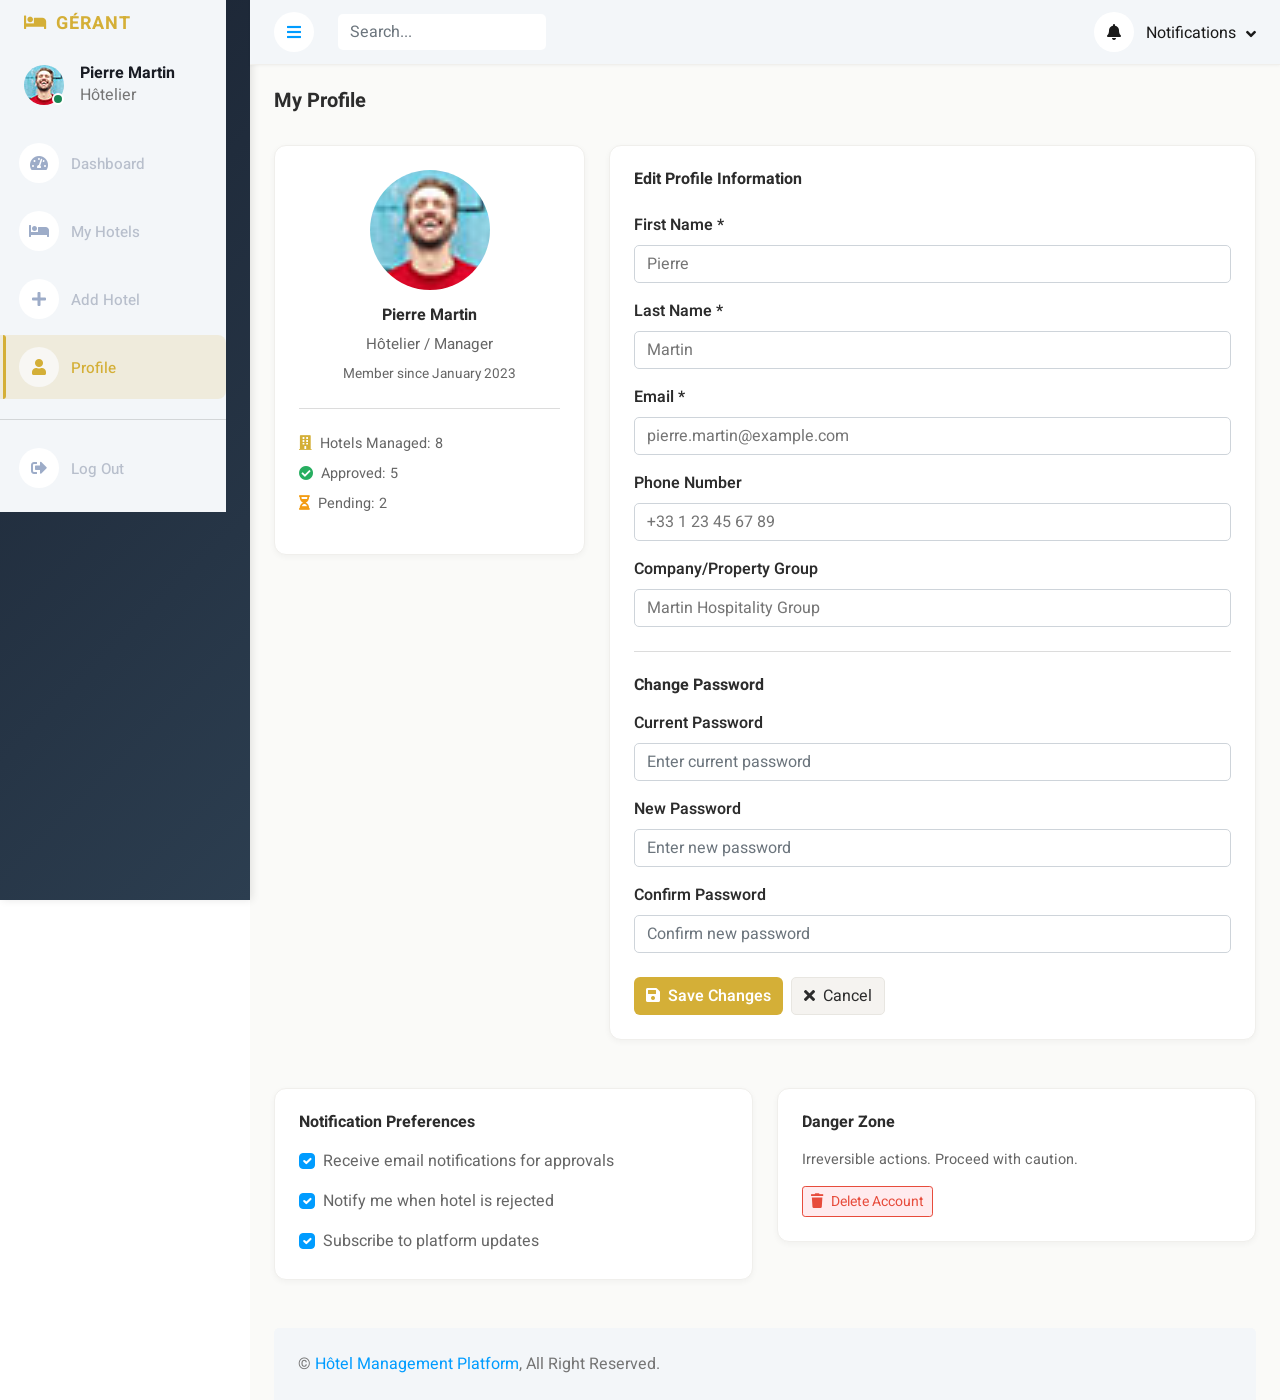
<file: bootstrap-admin-template-free/gerant-profile.html>
<!DOCTYPE html>
<html lang="en">

<head>
    <meta charset="utf-8">
    <title>Profile - Gérant Dashboard</title>
    <meta content="width=device-width, initial-scale=1.0" name="viewport">

    <!-- Favicon -->
    <link href="img/favicon.ico" rel="icon">

    <!-- Google Web Fonts -->
    <link rel="preconnect" href="https://fonts.googleapis.com">
    <link rel="preconnect" href="https://fonts.gstatic.com" crossorigin>
    <link href="https://fonts.googleapis.com/css2?family=Heebo:wght@400;500;600;700&display=swap" rel="stylesheet">
    
    <!-- Icon Font Stylesheet -->
    <link href="https://cdnjs.cloudflare.com/ajax/libs/font-awesome/5.10.0/css/all.min.css" rel="stylesheet">
    <link href="https://cdn.jsdelivr.net/npm/bootstrap-icons@1.4.1/font/bootstrap-icons.css" rel="stylesheet">

    <!-- Customized Bootstrap Stylesheet -->
    <link href="css/bootstrap.min.css" rel="stylesheet">

    <!-- Template Stylesheet -->
    <link href="css/style.css" rel="stylesheet">
</head>

<body>
    <div class="container-fluid position-relative bg-white d-flex p-0">
        <!-- Spinner Start -->
        <div id="spinner" class="show bg-white position-fixed translate-middle w-100 vh-100 top-50 start-50 d-flex align-items-center justify-content-center">
            <div class="spinner-border text-primary" style="width: 3rem; height: 3rem;" role="status">
                <span class="sr-only">Loading...</span>
            </div>
        </div>
        <!-- Spinner End -->

        <!-- Sidebar Start -->
        <div class="sidebar pe-4 pb-3">
            <nav class="navbar bg-light navbar-light">
                <a href="gerant-dashboard.html" class="navbar-brand mx-4 mb-3">
                    <h3 class="text-primary"><i class="fa fa-bed me-2"></i>GÉRANT</h3>
                </a>
                <div class="d-flex align-items-center ms-4 mb-4">
                    <div class="position-relative">
                        <img class="rounded-circle" src="img/user.jpg" alt="" style="width: 40px; height: 40px;">
                        <div class="bg-success rounded-circle border border-2 border-white position-absolute end-0 bottom-0 p-1"></div>
                    </div>
                    <div class="ms-3">
                        <h6 class="mb-0">Pierre Martin</h6>
                        <span>Hôtelier</span>
                    </div>
                </div>
                <div class="navbar-nav w-100">
                    <a href="gerant-dashboard.html" class="nav-item nav-link"><i class="fa fa-tachometer-alt me-2"></i>Dashboard</a>
                    <a href="gerant-hotels.html" class="nav-item nav-link"><i class="fa fa-bed me-2"></i>My Hotels</a>
                    <a href="gerant-hotel-create.html" class="nav-item nav-link"><i class="fa fa-plus me-2"></i>Add Hotel</a>
                    <a href="gerant-profile.html" class="nav-item nav-link active"><i class="fa fa-user me-2"></i>Profile</a>
                    <hr class="my-3" style="border-color: rgba(255,255,255,0.1);">
                    <a href="signin.html" class="nav-item nav-link"><i class="fa fa-sign-out-alt me-2"></i>Log Out</a>
                </div>
            </nav>
        </div>
        <!-- Sidebar End -->

        <!-- Content Start -->
        <div class="content">
            <!-- Navbar Start -->
            <nav class="navbar navbar-expand bg-light navbar-light sticky-top px-4 py-0">
                <a href="gerant-profile.html" class="navbar-brand d-flex d-lg-none me-4">
                    <h2 class="text-primary mb-0"><i class="fa fa-user"></i></h2>
                </a>
                <a href="#" class="sidebar-toggler flex-shrink-0">
                    <i class="fa fa-bars"></i>
                </a>
                <form class="d-none d-md-flex ms-4">
                    <input class="form-control border-0" type="search" placeholder="Search...">
                </form>
                <div class="navbar-nav align-items-center ms-auto">
                    <div class="nav-item dropdown">
                        <a href="#" class="nav-link dropdown-toggle" data-bs-toggle="dropdown">
                            <i class="fa fa-bell me-lg-2"></i>
                            <span class="d-none d-lg-inline-flex">Notifications</span>
                        </a>
                        <div class="dropdown-menu dropdown-menu-end bg-light border-0 rounded-0 rounded-bottom m-0">
                            <a href="#" class="dropdown-item">15 minutes ago</a>
                        </div>
                    </div>
                </div>
            </nav>
            <!-- Navbar End -->

            <!-- Page Header -->
            <div class="container-fluid pt-4 px-4">
                <div class="row g-4">
                    <div class="col-12">
                        <h5 style="color: var(--text-primary); font-weight: 700;">My Profile</h5>
                    </div>
                </div>
            </div>
            <!-- Page Header End -->

            <!-- Profile Content Start -->
            <div class="container-fluid pt-4 px-4 mb-4">
                <div class="row g-4">
                    <!-- Profile Card -->
                    <div class="col-lg-4">
                        <div class="table-container">
                            <div style="padding: 1.5rem; text-align: center;">
                                <img class="rounded-circle" src="img/user.jpg" alt="" style="width: 120px; height: 120px; margin-bottom: 1rem;">
                                <h6 style="color: var(--text-primary); font-weight: 700;">Pierre Martin</h6>
                                <p style="color: var(--text-secondary); margin: 0.5rem 0;">Hôtelier / Manager</p>
                                <p style="color: var(--text-secondary); font-size: 0.85rem; margin: 0;">Member since January 2023</p>
                                <hr style="border-color: var(--border-light); margin: 1.5rem 0;">
                                <div style="text-align: left;">
                                    <p style="color: var(--text-secondary); font-size: 0.9rem; margin-bottom: 0.5rem;">
                                        <i class="fa fa-building me-2" style="color: var(--primary);"></i>Hotels Managed: 8
                                    </p>
                                    <p style="color: var(--text-secondary); font-size: 0.9rem; margin-bottom: 0.5rem;">
                                        <i class="fa fa-check-circle me-2" style="color: var(--success);"></i>Approved: 5
                                    </p>
                                    <p style="color: var(--text-secondary); font-size: 0.9rem;">
                                        <i class="fa fa-hourglass-half me-2" style="color: var(--warning);"></i>Pending: 2
                                    </p>
                                </div>
                            </div>
                        </div>
                    </div>

                    <!-- Edit Profile Form -->
                    <div class="col-lg-8">
                        <div class="table-container">
                            <div style="padding: 1.5rem;">
                                <h6 style="color: var(--text-primary); font-weight: 700; margin-bottom: 1.5rem;">Edit Profile Information</h6>
                                
                                <form>
                                    <!-- First Name -->
                                    <div class="mb-3">
                                        <label for="firstName" class="form-label" style="color: var(--text-primary); font-weight: 600;">First Name *</label>
                                        <input type="text" class="form-control" id="firstName" value="Pierre" required>
                                    </div>

                                    <!-- Last Name -->
                                    <div class="mb-3">
                                        <label for="lastName" class="form-label" style="color: var(--text-primary); font-weight: 600;">Last Name *</label>
                                        <input type="text" class="form-control" id="lastName" value="Martin" required>
                                    </div>

                                    <!-- Email -->
                                    <div class="mb-3">
                                        <label for="email" class="form-label" style="color: var(--text-primary); font-weight: 600;">Email *</label>
                                        <input type="email" class="form-control" id="email" value="pierre.martin@example.com" required>
                                    </div>

                                    <!-- Phone -->
                                    <div class="mb-3">
                                        <label for="phone" class="form-label" style="color: var(--text-primary); font-weight: 600;">Phone Number</label>
                                        <input type="tel" class="form-control" id="phone" value="+33 1 23 45 67 89">
                                    </div>

                                    <!-- Company/Property Group -->
                                    <div class="mb-3">
                                        <label for="company" class="form-label" style="color: var(--text-primary); font-weight: 600;">Company/Property Group</label>
                                        <input type="text" class="form-control" id="company" value="Martin Hospitality Group">
                                    </div>

                                    <!-- Password Change Section -->
                                    <hr style="border-color: var(--border-light); margin: 1.5rem 0;">

                                    <h6 style="color: var(--text-primary); font-weight: 700; margin-bottom: 1rem;">Change Password</h6>

                                    <!-- Current Password -->
                                    <div class="mb-3">
                                        <label for="currentPassword" class="form-label" style="color: var(--text-primary); font-weight: 600;">Current Password</label>
                                        <input type="password" class="form-control" id="currentPassword" placeholder="Enter current password">
                                    </div>

                                    <!-- New Password -->
                                    <div class="mb-3">
                                        <label for="newPassword" class="form-label" style="color: var(--text-primary); font-weight: 600;">New Password</label>
                                        <input type="password" class="form-control" id="newPassword" placeholder="Enter new password">
                                    </div>

                                    <!-- Confirm Password -->
                                    <div class="mb-4">
                                        <label for="confirmPassword" class="form-label" style="color: var(--text-primary); font-weight: 600;">Confirm Password</label>
                                        <input type="password" class="form-control" id="confirmPassword" placeholder="Confirm new password">
                                    </div>

                                    <!-- Form Actions -->
                                    <div class="d-flex gap-2">
                                        <button type="submit" class="btn btn-primary">
                                            <i class="fa fa-save me-2"></i>Save Changes
                                        </button>
                                        <button type="reset" class="btn" style="background: #F5F3F0; color: var(--text-primary); border: 1px solid var(--border);">
                                            <i class="fa fa-times me-2"></i>Cancel
                                        </button>
                                    </div>
                                </form>
                            </div>
                        </div>
                    </div>
                </div>
            </div>
            <!-- Profile Content End -->

            <!-- Additional Settings -->
            <div class="container-fluid pt-4 px-4 mb-4">
                <div class="row g-4">
                    <div class="col-md-6">
                        <div class="table-container">
                            <div style="padding: 1.5rem;">
                                <h6 style="color: var(--text-primary); font-weight: 700; margin-bottom: 1rem;">Notification Preferences</h6>
                                <div class="form-check mb-3">
                                    <input class="form-check-input" type="checkbox" id="emailNotif" checked>
                                    <label class="form-check-label" for="emailNotif" style="color: var(--text-secondary);">
                                        Receive email notifications for approvals
                                    </label>
                                </div>
                                <div class="form-check mb-3">
                                    <input class="form-check-input" type="checkbox" id="emailRejected" checked>
                                    <label class="form-check-label" for="emailRejected" style="color: var(--text-secondary);">
                                        Notify me when hotel is rejected
                                    </label>
                                </div>
                                <div class="form-check">
                                    <input class="form-check-input" type="checkbox" id="emailUpdates" checked>
                                    <label class="form-check-label" for="emailUpdates" style="color: var(--text-secondary);">
                                        Subscribe to platform updates
                                    </label>
                                </div>
                            </div>
                        </div>
                    </div>

                    <div class="col-md-6">
                        <div class="table-container">
                            <div style="padding: 1.5rem;">
                                <h6 style="color: var(--text-primary); font-weight: 700; margin-bottom: 1rem;">Danger Zone</h6>
                                <p style="color: var(--text-secondary); font-size: 0.9rem; margin-bottom: 1rem;">
                                    Irreversible actions. Proceed with caution.
                                </p>
                                <button class="btn btn-sm" style="background: #FFEBEE; color: #E74C3C; border: 1px solid #E74C3C;">
                                    <i class="fa fa-trash me-2"></i>Delete Account
                                </button>
                            </div>
                        </div>
                    </div>
                </div>
            </div>
            <!-- Additional Settings End -->

            <!-- Footer Start -->
            <div class="container-fluid pt-4 px-4">
                <div class="bg-light rounded-top p-4">
                    <div class="row">
                        <div class="col-12 col-sm-6 text-center text-sm-start">
                            &copy; <a href="#">Hôtel Management Platform</a>, All Right Reserved.
                        </div>
                    </div>
                </div>
            </div>
            <!-- Footer End -->
        </div>
        <!-- Content End -->
    </div>

    <!-- JavaScript Libraries -->
    <script src="https://code.jquery.com/jquery-3.4.1.min.js"></script>
    <script src="https://cdn.jsdelivr.net/npm/bootstrap@5.0.0/dist/js/bootstrap.bundle.min.js"></script>
    <script src="lib/easing/easing.min.js"></script>
    <script src="lib/waypoints/waypoints.min.js"></script>

    <!-- Template Javascript -->
    <script src="js/main.js"></script>
</body>

</html>
</file>
<file: bootstrap-admin-template-free/css/style.css>
/********** Template CSS **********/
:root {
    --primary: #D4AF37;
    --primary-dark: #1a2332;
    --secondary: #2c3e50;
    --light: #F8F7F4;
    --dark: #1a1a1a;
    --text-primary: #2C2C2C;
    --text-secondary: #666666;
    --border: #E8E6E1;
    --border-light: #F0EFEC;
    --success: #27AE60;
    --warning: #F39C12;
    --danger: #E74C3C;
    --bg-neutral: #FAFAF8;
}

.back-to-top {
    position: fixed;
    display: none;
    right: 45px;
    bottom: 45px;
    z-index: 99;
}


/*** Spinner ***/
#spinner {
    opacity: 0;
    visibility: hidden;
    transition: opacity .5s ease-out, visibility 0s linear .5s;
    z-index: 99999;
}

#spinner.show {
    transition: opacity .5s ease-out, visibility 0s linear 0s;
    visibility: visible;
    opacity: 1;
}


/*** Button ***/
.btn {
    transition: .5s;
}

.btn.btn-primary {
    color: #FFFFFF;
}

.btn-square {
    width: 38px;
    height: 38px;
}

.btn-sm-square {
    width: 32px;
    height: 32px;
}

.btn-lg-square {
    width: 48px;
    height: 48px;
}

.btn-square,
.btn-sm-square,
.btn-lg-square {
    padding: 0;
    display: inline-flex;
    align-items: center;
    justify-content: center;
    font-weight: normal;
    border-radius: 50px;
}


/*** Layout ***/
.sidebar {
    position: fixed;
    top: 0;
    left: 0;
    bottom: 0;
    width: 250px;
    height: 100vh;
    overflow-y: auto;
    background: var(--light);
    transition: 0.5s;
    z-index: 999;
}

.content {
    margin-left: 250px;
    min-height: 100vh;
    background: #FFFFFF;
    transition: 0.5s;
}

@media (min-width: 992px) {
    .sidebar {
        margin-left: 0;
    }

    .sidebar.open {
        margin-left: -250px;
    }

    .content {
        width: calc(100% - 250px);
    }

    .content.open {
        width: 100%;
        margin-left: 0;
    }
}

@media (max-width: 991.98px) {
    .sidebar {
        margin-left: -250px;
    }

    .sidebar.open {
        margin-left: 0;
    }

    .content {
        width: 100%;
        margin-left: 0;
    }
}


/*** Navbar ***/
.sidebar .navbar .navbar-nav .nav-link {
    padding: 7px 20px;
    color: var(--dark);
    font-weight: 500;
    border-left: 3px solid var(--light);
    border-radius: 0 30px 30px 0;
    outline: none;
}

.sidebar .navbar .navbar-nav .nav-link:hover,
.sidebar .navbar .navbar-nav .nav-link.active {
    color: var(--primary);
    background: #FFFFFF;
    border-color: var(--primary);
}

.sidebar .navbar .navbar-nav .nav-link i {
    width: 40px;
    height: 40px;
    display: inline-flex;
    align-items: center;
    justify-content: center;
    background: #FFFFFF;
    border-radius: 40px;
}

.sidebar .navbar .navbar-nav .nav-link:hover i,
.sidebar .navbar .navbar-nav .nav-link.active i {
    background: var(--light);
}

.sidebar .navbar .dropdown-toggle::after {
    position: absolute;
    top: 15px;
    right: 15px;
    border: none;
    content: "\f107";
    font-family: "Font Awesome 5 Free";
    font-weight: 900;
    transition: .5s;
}

.sidebar .navbar .dropdown-toggle[aria-expanded=true]::after {
    transform: rotate(-180deg);
}

.sidebar .navbar .dropdown-item {
    padding-left: 25px;
    border-radius: 0 30px 30px 0;
}

.content .navbar .navbar-nav .nav-link {
    margin-left: 25px;
    padding: 12px 0;
    color: var(--dark);
    outline: none;
}

.content .navbar .navbar-nav .nav-link:hover,
.content .navbar .navbar-nav .nav-link.active {
    color: var(--primary);
}

.content .navbar .sidebar-toggler,
.content .navbar .navbar-nav .nav-link i {
    width: 40px;
    height: 40px;
    display: inline-flex;
    align-items: center;
    justify-content: center;
    background: #FFFFFF;
    border-radius: 40px;
}

.content .navbar .dropdown-toggle::after {
    margin-left: 6px;
    vertical-align: middle;
    border: none;
    content: "\f107";
    font-family: "Font Awesome 5 Free";
    font-weight: 900;
    transition: .5s;
}

.content .navbar .dropdown-toggle[aria-expanded=true]::after {
    transform: rotate(-180deg);
}

@media (max-width: 575.98px) {
    .content .navbar .navbar-nav .nav-link {
        margin-left: 15px;
    }
}


/*** Date Picker ***/
.bootstrap-datetimepicker-widget.bottom {
    top: auto !important;
}

.bootstrap-datetimepicker-widget .table * {
    border-bottom-width: 0px;
}

.bootstrap-datetimepicker-widget .table th {
    font-weight: 500;
}

.bootstrap-datetimepicker-widget.dropdown-menu {
    padding: 10px;
    border-radius: 2px;
}

.bootstrap-datetimepicker-widget table td.active,
.bootstrap-datetimepicker-widget table td.active:hover {
    background: var(--primary);
}

.bootstrap-datetimepicker-widget table td.today::before {
    border-bottom-color: var(--primary);
}


/*** Testimonial ***/
.progress .progress-bar {
    width: 0px;
    transition: 2s;
}


/*** Testimonial ***/
.testimonial-carousel .owl-dots {
    margin-top: 24px;
    display: flex;
    align-items: flex-end;
    justify-content: center;
}

.testimonial-carousel .owl-dot {
    position: relative;
    display: inline-block;
    margin: 0 5px;
    width: 15px;
    height: 15px;
    border: 5px solid var(--primary);
    border-radius: 15px;
    transition: .5s;
}

.testimonial-carousel .owl-dot.active {
    background: var(--dark);
    border-color: var(--primary);
}

/*** Hotel Premium Styles ***/
.sidebar {
    background: linear-gradient(135deg, var(--primary-dark) 0%, var(--secondary) 100%);
    box-shadow: 2px 0 8px rgba(0,0,0,0.1);
}

.sidebar .navbar-brand h3 {
    color: var(--primary) !important;
    letter-spacing: 1px;
    font-weight: 700;
    font-size: 1.125rem;
}

.sidebar .navbar .navbar-nav .nav-link {
    color: #B8BFCC;
    border-left-color: transparent;
    padding: 0.75rem 1rem !important;
    margin-bottom: 0.25rem;
    border-radius: 0 8px 8px 0;
    transition: all 0.3s ease;
    position: relative;
    font-weight: 500;
    font-size: 0.95rem;
}

.sidebar .navbar .navbar-nav .nav-link:hover {
    color: #FFFFFF;
    background: rgba(212, 175, 55, 0.12);
    border-color: transparent;
}

.sidebar .navbar .navbar-nav .nav-link.active {
    color: var(--primary);
    background: rgba(212, 175, 55, 0.15);
    border-color: transparent;
}

.sidebar .navbar .navbar-nav .nav-link i {
    color: #9DACC8;
    margin-right: 0.75rem !important;
    font-size: 1rem;
}

.sidebar .navbar .navbar-nav .nav-link:hover i {
    color: #FFFFFF;
}

.sidebar .navbar .navbar-nav .nav-link.active i {
    color: var(--primary);
}

.sidebar .navbar .navbar-nav .nav-link.active::before {
    content: '';
    position: absolute;
    left: 0;
    top: 0;
    bottom: 0;
    width: 3px;
    background: var(--primary);
    border-radius: 0 3px 3px 0;
}

.sidebar .navbar-nav .dropdown-item {
    color: #B8BFCC;
}

.sidebar .navbar-nav .dropdown-item:hover {
    background: rgba(212, 175, 55, 0.1);
    color: #FFFFFF;
}

/* KPI Cards Premium Styling */
.kpi-card {
    background: #FFFFFF;
    border: 1px solid var(--border-light);
    border-radius: 12px;
    box-shadow: 0 2px 6px rgba(0,0,0,0.04);
    transition: all 0.3s ease;
    display: flex;
    flex-direction: column;
    justify-content: center;
}

.kpi-card:hover {
    box-shadow: 0 6px 12px rgba(0,0,0,0.08);
    transform: translateY(-1px);
}

.kpi-card .p-4 {
    display: flex;
    flex-direction: column;
    align-items: flex-start;
}

.kpi-card .kpi-icon {
    font-size: 2.2rem;
    color: #D9D9D9;
    margin-bottom: 0.75rem;
    line-height: 1;
}

.kpi-card .kpi-icon.primary-gold {
    color: var(--primary);
}

.kpi-card .kpi-icon.warning-gold {
    color: var(--warning);
}

.kpi-card .kpi-icon.success-green {
    color: var(--success);
}

.kpi-card .kpi-icon.danger-red {
    color: var(--danger);
}

.kpi-card .kpi-label {
    color: var(--text-secondary);
    font-size: 0.8rem;
    text-transform: uppercase;
    letter-spacing: 0.4px;
    font-weight: 600;
    margin: 0;
}

.kpi-card .kpi-value {
    color: var(--text-primary);
    font-size: 2rem;
    font-weight: 700;
    margin-top: 0.5rem;
    line-height: 1;
}

/* Status Badges */
.badge-pending {
    background: #FFF3E0;
    color: #E67E22;
    font-weight: 600;
    font-size: 0.75rem;
    padding: 0.35rem 0.65rem;
    border-radius: 6px;
    display: inline-block;
}

.badge-approved {
    background: #E8F5E9;
    color: #27AE60;
    font-weight: 600;
    font-size: 0.75rem;
    padding: 0.35rem 0.65rem;
    border-radius: 6px;
    display: inline-block;
}

.badge-rejected {
    background: #FFEBEE;
    color: #E74C3C;
    font-weight: 600;
    font-size: 0.75rem;
    padding: 0.35rem 0.65rem;
    border-radius: 6px;
    display: inline-block;
}

/* Hotel Card Premium */
.hotel-card {
    background: #FFFFFF;
    border: 1px solid var(--border);
    border-radius: 12px;
    overflow: hidden;
    transition: all 0.3s ease;
}

.hotel-card:hover {
    box-shadow: 0 12px 24px rgba(0,0,0,0.15);
    transform: translateY(-4px);
}

.hotel-card-image {
    height: 200px;
    background: linear-gradient(135deg, var(--secondary) 0%, var(--primary-dark) 100%);
    overflow: hidden;
    position: relative;
}

.hotel-card-image img {
    width: 100%;
    height: 100%;
    object-fit: cover;
}

.hotel-card-body {
    padding: 1.5rem;
}

.hotel-name {
    color: var(--dark);
    font-weight: 700;
    font-size: 1.125rem;
    margin-bottom: 0.5rem;
}

.hotel-location {
    color: #999;
    font-size: 0.875rem;
    margin-bottom: 1rem;
}

.hotel-rating {
    color: var(--primary);
    font-size: 1rem;
    margin-bottom: 1rem;
}

/* Content Area Premium */
.content {
    background: var(--bg-neutral);
}

.content .navbar {
    background: #FFFFFF;
    border-bottom: 1px solid var(--border-light);
    box-shadow: 0 1px 3px rgba(0,0,0,0.04);
}

/* Typography Refinements */
.content h6 {
    color: var(--text-primary);
    font-weight: 700;
    font-size: 1rem;
}

.content p {
    color: var(--text-secondary);
    font-size: 0.95rem;
}

.content .kpi-label {
    color: var(--text-secondary);
}

/* Tables Premium */
.table-container {
    background: #FFFFFF;
    border-radius: 12px;
    overflow: hidden;
    box-shadow: 0 2px 6px rgba(0,0,0,0.04);
    border: 1px solid var(--border-light);
}

.table thead {
    background: #F5F3F0;
    color: var(--text-primary);
    border-bottom: 2px solid var(--border);
}

.table thead th {
    color: var(--text-primary);
    font-weight: 600;
    font-size: 0.85rem;
    text-transform: uppercase;
    letter-spacing: 0.3px;
    border: none;
    padding: 1rem;
}

.table tbody tr {
    border-color: var(--border-light);
    border-bottom: 1px solid var(--border-light);
    transition: background-color 0.2s ease;
}

.table tbody tr:hover {
    background: #FAFAF8;
}

.table tbody td {
    padding: 0.95rem 1rem;
    vertical-align: middle;
    color: var(--text-primary);
    font-size: 0.95rem;
}

/* Buttons Premium */
.btn-sm.btn-review {
    background: transparent;
    color: var(--primary);
    border: 1.5px solid var(--primary);
    border-radius: 6px;
    padding: 0.35rem 0.75rem;
    font-size: 0.8rem;
    font-weight: 600;
    transition: all 0.2s ease;
}

.btn-sm.btn-review:hover {
    background: var(--primary);
    color: var(--text-primary);
    box-shadow: 0 2px 6px rgba(212, 175, 55, 0.3);
}

.btn-approve {
    background: var(--success);
    color: white;
    border: none;
    border-radius: 6px;
    padding: 0.5rem 1rem;
    font-size: 0.85rem;
    font-weight: 600;
    transition: all 0.2s ease;
}

.btn-approve:hover {
    background: #229954;
    box-shadow: 0 3px 8px rgba(39, 174, 96, 0.25);
    transform: translateY(-1px);
}

.btn-reject {
    background: var(--danger);
    color: white;
    border: none;
    border-radius: 6px;
    padding: 0.5rem 1rem;
    font-size: 0.85rem;
    font-weight: 600;
    transition: all 0.2s ease;
}

.btn-reject:hover {
    background: #C0392B;
    box-shadow: 0 3px 8px rgba(231, 76, 60, 0.25);
    transform: translateY(-1px);
}

.btn-primary {
    background: var(--primary);
    color: var(--text-primary);
    border: none;
    border-radius: 6px;
    font-weight: 600;
    transition: all 0.2s ease;
}

.btn-primary:hover {
    background: #F5C842;
    color: var(--text-primary);
    box-shadow: 0 3px 8px rgba(212, 175, 55, 0.25);
}
</file>
